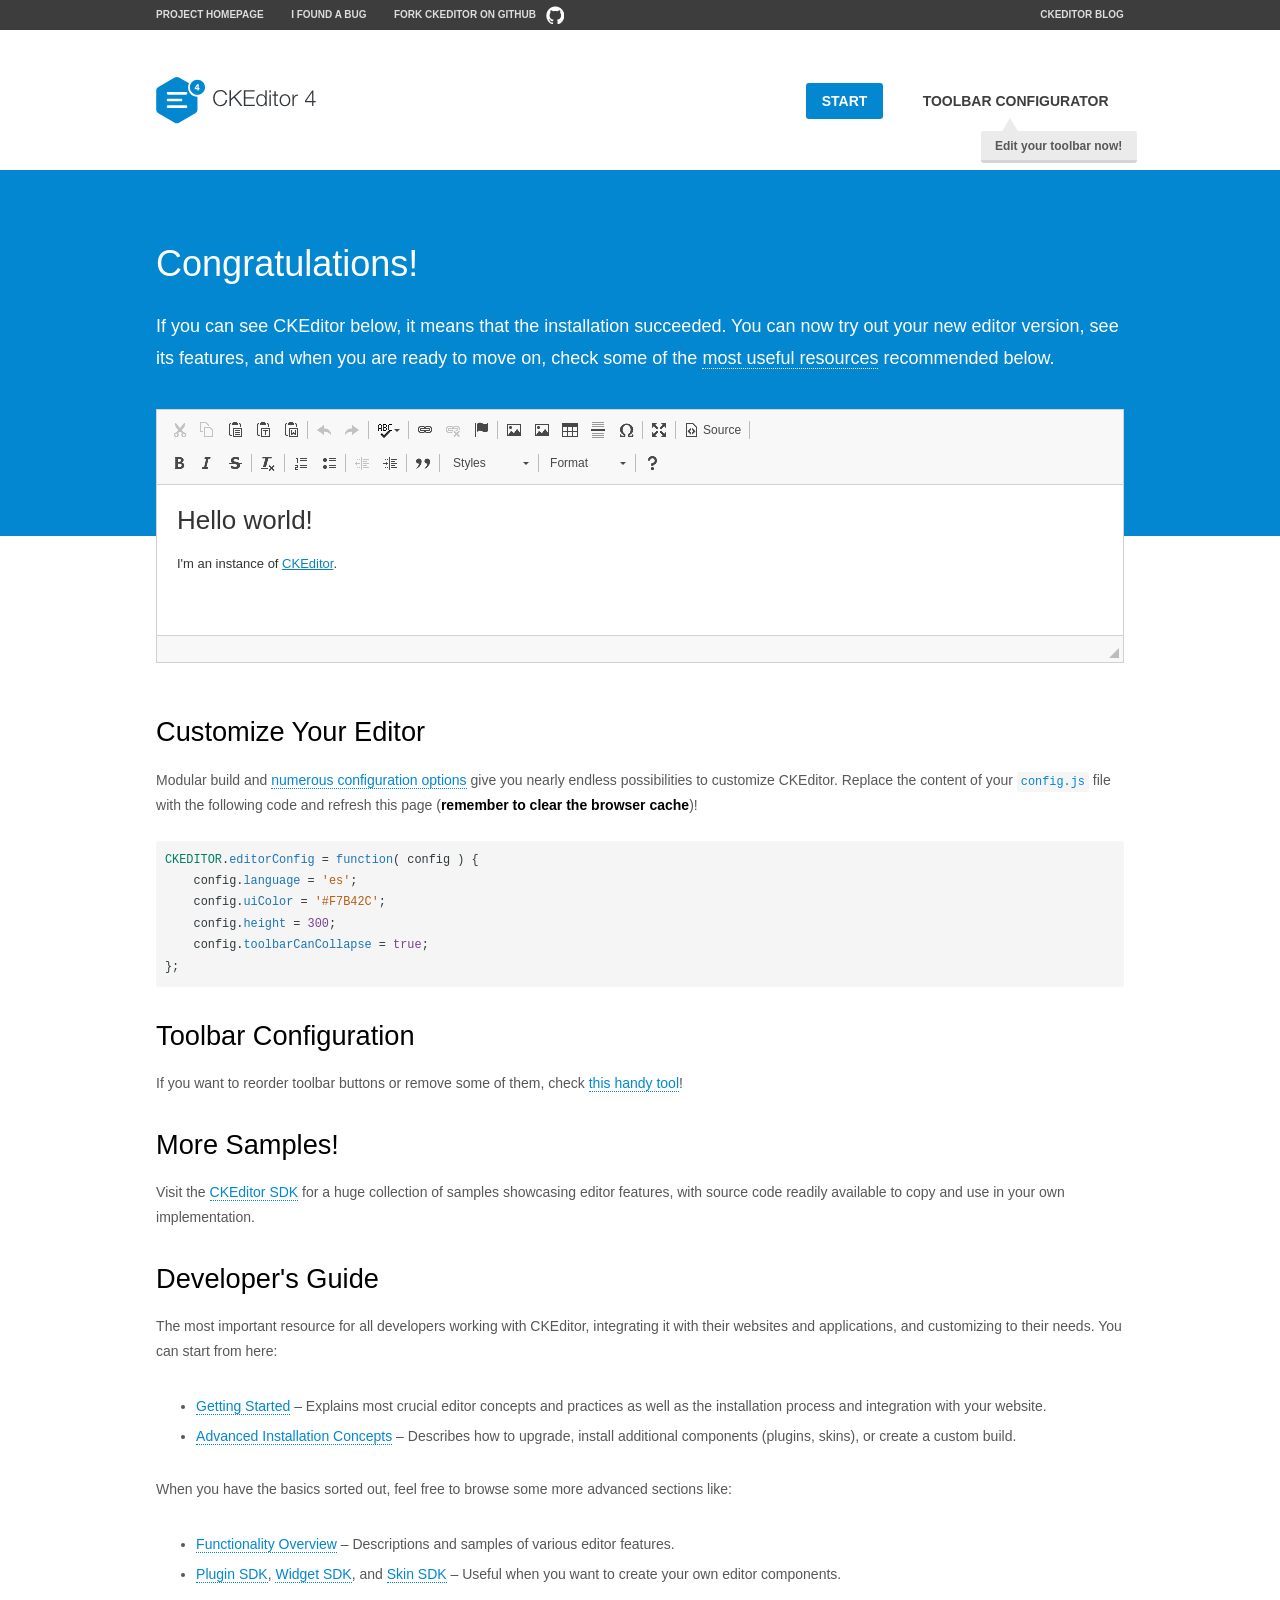
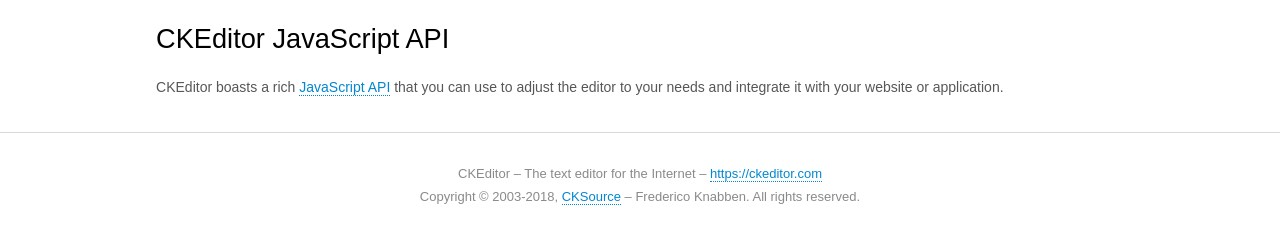
<file: bootstrap/plugins/ckeditor/samples/index.html>
<!DOCTYPE html>
<!--
Copyright (c) 2003-2018, CKSource - Frederico Knabben. All rights reserved.
For licensing, see LICENSE.md or https://ckeditor.com/legal/ckeditor-oss-license
-->
<html>
<head>
	<meta charset="utf-8">
	<title>CKEditor Sample</title>
	<script src="../ckeditor.js"></script>
	<script src="js/sample.js"></script>
	<link rel="stylesheet" href="css/samples.css">
	<link rel="stylesheet" href="toolbarconfigurator/lib/codemirror/neo.css">
</head>
<body id="main">

<nav class="navigation-a">
	<div class="grid-container">
		<ul class="navigation-a-left grid-width-70">
			<li><a href="https://ckeditor.com/ckeditor-4/">Project Homepage</a></li>
			<li><a href="https://github.com/ckeditor/ckeditor-dev/issues">I found a bug</a></li>
			<li><a href="http://github.com/ckeditor/ckeditor-dev" class="icon-pos-right icon-navigation-a-github">Fork CKEditor on GitHub</a></li>
		</ul>
		<ul class="navigation-a-right grid-width-30">
			<li><a href="https://ckeditor.com/blog/">CKEditor Blog</a></li>
		</ul>
	</div>
</nav>

<header class="header-a">
	<div class="grid-container">
		<h1 class="header-a-logo grid-width-30">
			<a href="index.html"><img src="img/logo.svg" onerror="this.src='img/logo.png'; this.onerror=null;" alt="CKEditor Sample"></a>
		</h1>

		<nav class="navigation-b grid-width-70">
			<ul>
				<li><a href="index.html" class="button-a button-a-background">Start</a></li>
				<li><a href="toolbarconfigurator/index.html" class="button-a">Toolbar configurator <span class="balloon-a balloon-a-nw">Edit your toolbar now!</span></a></li>
			</ul>
		</nav>
	</div>
</header>

<main>
	<div class="adjoined-top">
		<div class="grid-container">
			<div class="content grid-width-100">
				<h1>Congratulations!</h1>
				<p>
					If you can see CKEditor below, it means that the installation succeeded.
					You can now try out your new editor version, see its features, and when you are ready to move on, check some of the <a href="#sample-customize">most useful resources</a> recommended below.
				</p>
			</div>
		</div>
	</div>
	<div class="adjoined-bottom">
		<div class="grid-container">
			<div class="grid-width-100">
				<div id="editor">
					<h1>Hello world!</h1>
					<p>I'm an instance of <a href="https://ckeditor.com">CKEditor</a>.</p>
				</div>
			</div>
		</div>
	</div>

	<div class="grid-container">
		<div class="content grid-width-100">
			<section id="sample-customize">
				<h2>Customize Your Editor</h2>
				<p>Modular build and <a href="https://docs.ckeditor.com/ckeditor4/docs/#!/guide/dev_configuration">numerous configuration options</a> give you nearly endless possibilities to customize CKEditor. Replace the content of your <code><a href="../config.js">config.js</a></code> file with the following code and refresh this page (<strong>remember to clear the browser cache</strong>)!</p>
		<pre class="cm-s-neo CodeMirror"><code><span style="padding-right: 0.1px;"><span class="cm-variable">CKEDITOR</span>.<span class="cm-property">editorConfig</span> <span class="cm-operator">=</span> <span class="cm-keyword">function</span>( <span class="cm-def">config</span> ) {</span>
<span style="padding-right: 0.1px;"><span class="cm-tab">	</span><span class="cm-variable-2">config</span>.<span class="cm-property">language</span> <span class="cm-operator">=</span> <span class="cm-string">'es'</span>;</span>
<span style="padding-right: 0.1px;"><span class="cm-tab">	</span><span class="cm-variable-2">config</span>.<span class="cm-property">uiColor</span> <span class="cm-operator">=</span> <span class="cm-string">'#F7B42C'</span>;</span>
<span style="padding-right: 0.1px;"><span class="cm-tab">	</span><span class="cm-variable-2">config</span>.<span class="cm-property">height</span> <span class="cm-operator">=</span> <span class="cm-number">300</span>;</span>
<span style="padding-right: 0.1px;"><span class="cm-tab">	</span><span class="cm-variable-2">config</span>.<span class="cm-property">toolbarCanCollapse</span> <span class="cm-operator">=</span> <span class="cm-atom">true</span>;</span>
<span style="padding-right: 0.1px;">};</span></code></pre>
			</section>

			<section>
				<h2>Toolbar Configuration</h2>
				<p>If you want to reorder toolbar buttons or remove some of them, check <a href="toolbarconfigurator/index.html">this handy tool</a>!</p>
			</section>

			<section>
				<h2>More Samples!</h2>
				<p>Visit the <a href="https://sdk.ckeditor.com">CKEditor SDK</a> for a huge collection of samples showcasing editor features, with source code readily available to copy and use in your own implementation.</p>
			</section>

			<section>
				<h2>Developer's Guide</h2>
				<p>The most important resource for all developers working with CKEditor, integrating it with their websites and applications, and customizing to their needs. You can start from here:</p>
				<ul>
					<li><a href="https://docs.ckeditor.com/ckeditor4/docs/#!/guide/dev_installation">Getting Started</a> &ndash; Explains most crucial editor concepts and practices as well as the installation process and integration with your website.</li>
					<li><a href="https://docs.ckeditor.com/ckeditor4/docs/#!/guide/dev_advanced_installation">Advanced Installation Concepts</a> &ndash; Describes how to upgrade, install additional components (plugins, skins), or create a custom build.</li>
				</ul>
					<p>When you have the basics sorted out, feel free to browse some more advanced sections like:</p>
				<ul>
					<li><a href="https://docs.ckeditor.com/ckeditor4/docs/#!/guide/dev_features">Functionality Overview</a> &ndash; Descriptions and samples of various editor features.</li>
					<li><a href="https://docs.ckeditor.com/ckeditor4/docs/#!/guide/plugin_sdk_intro">Plugin SDK</a>, <a href="https://docs.ckeditor.com/ckeditor4/docs/#!/guide/widget_sdk_intro">Widget SDK</a>, and <a href="https://docs.ckeditor.com/ckeditor4/docs/#!/guide/skin_sdk_intro">Skin SDK</a> &ndash; Useful when you want to create your own editor components.</li>
				</ul>
			</section>

			<section>
				<h2>CKEditor JavaScript API</h2>
				<p>CKEditor boasts a rich <a href="https://docs.ckeditor.com/ckeditor4/docs/#!/api">JavaScript API</a> that you can use to adjust the editor to your needs and integrate it with your website or application.</p>
			</section>
		</div>
	</div>
</main>

<footer class="footer-a grid-container">
	<div class="grid-container">
		<p class="grid-width-100">
			CKEditor &ndash; The text editor for the Internet &ndash; <a class="samples" href="https://ckeditor.com/">https://ckeditor.com</a>
		</p>
		<p class="grid-width-100" id="copy">
			Copyright &copy; 2003-2018, <a class="samples" href="https://cksource.com/">CKSource</a> &ndash; Frederico Knabben. All rights reserved.
		</p>
	</div>
</footer>
<script>
	initSample();
</script>

</body>
</html>
</file>
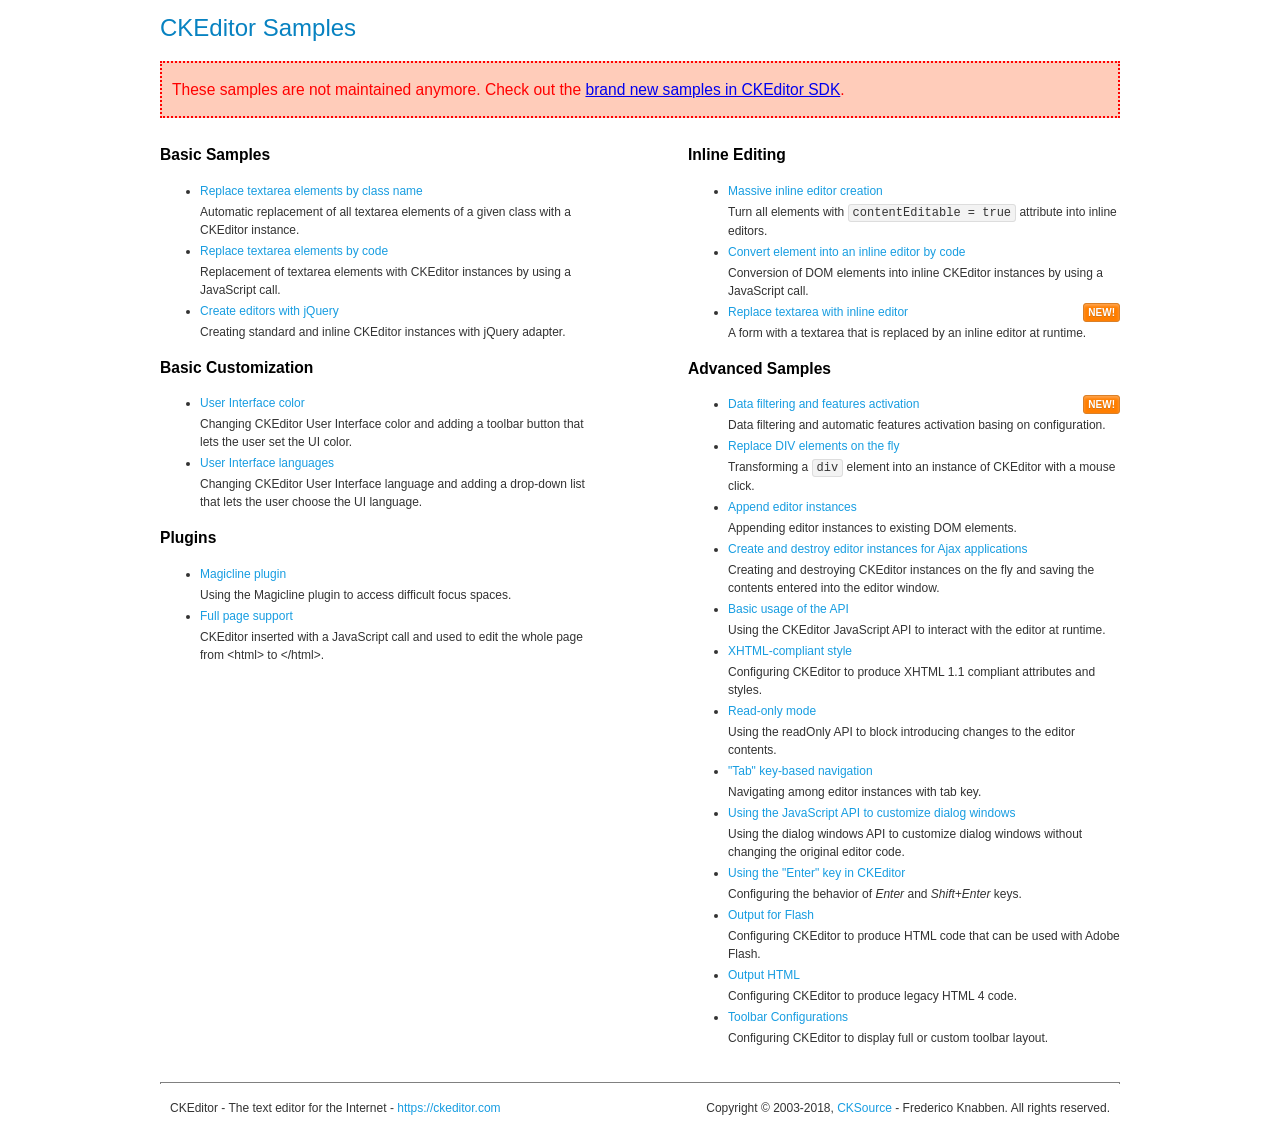
<file: bootstrap/plugins/ckeditor/samples/old/index.html>
<!DOCTYPE html>
<!--
Copyright (c) 2003-2018, CKSource - Frederico Knabben. All rights reserved.
For licensing, see LICENSE.md or https://ckeditor.com/legal/ckeditor-oss-license
-->
<html>
<head>
	<meta charset="utf-8">
	<title>CKEditor Samples</title>
	<link rel="stylesheet" href="sample.css">
</head>
<body>
	<h1 class="samples">
		CKEditor Samples
	</h1>
	<div class="warning deprecated">
		These samples are not maintained anymore. Check out the <a href="https://sdk.ckeditor.com/">brand new samples in CKEditor SDK</a>.
	</div>
	<div class="twoColumns">
		<div class="twoColumnsLeft">
			<h2 class="samples">
				Basic Samples
			</h2>
			<dl class="samples">
				<dt><a class="samples" href="replacebyclass.html">Replace textarea elements by class name</a></dt>
				<dd>Automatic replacement of all textarea elements of a given class with a CKEditor instance.</dd>

				<dt><a class="samples" href="replacebycode.html">Replace textarea elements by code</a></dt>
				<dd>Replacement of textarea elements with CKEditor instances by using a JavaScript call.</dd>

				<dt><a class="samples" href="jquery.html">Create editors with jQuery</a></dt>
				<dd>Creating standard and inline CKEditor instances with jQuery adapter.</dd>
			</dl>

			<h2 class="samples">
				Basic Customization
			</h2>
			<dl class="samples">
				<dt><a class="samples" href="uicolor.html">User Interface color</a></dt>
				<dd>Changing CKEditor User Interface color and adding a toolbar button that lets the user set the UI color.</dd>

				<dt><a class="samples" href="uilanguages.html">User Interface languages</a></dt>
				<dd>Changing CKEditor User Interface language and adding a drop-down list that lets the user choose the UI language.</dd>
			</dl>


			<h2 class="samples">Plugins</h2>
<dl class="samples">
<dt><a class="samples" href="magicline/magicline.html">Magicline plugin</a></dt>
<dd>Using the Magicline plugin to access difficult focus spaces.</dd>

<dt><a class="samples" href="wysiwygarea/fullpage.html">Full page support</a></dt>
<dd>CKEditor inserted with a JavaScript call and used to edit the whole page from &lt;html&gt; to &lt;/html&gt;.</dd>
</dl>
		</div>
		<div class="twoColumnsRight">
			<h2 class="samples">
				Inline Editing
			</h2>
			<dl class="samples">
				<dt><a class="samples" href="inlineall.html">Massive inline editor creation</a></dt>
				<dd>Turn all elements with <code>contentEditable = true</code> attribute into inline editors.</dd>

				<dt><a class="samples" href="inlinebycode.html">Convert element into an inline editor by code</a></dt>
				<dd>Conversion of DOM elements into inline CKEditor instances by using a JavaScript call.</dd>

				<dt><a class="samples" href="inlinetextarea.html">Replace textarea with inline editor</a> <span class="new">New!</span></dt>
				<dd>A form with a textarea that is replaced by an inline editor at runtime.</dd>

				
			</dl>

			<h2 class="samples">
				Advanced Samples
			</h2>
			<dl class="samples">
				<dt><a class="samples" href="datafiltering.html">Data filtering and features activation</a> <span class="new">New!</span></dt>
				<dd>Data filtering and automatic features activation basing on configuration.</dd>

				<dt><a class="samples" href="divreplace.html">Replace DIV elements on the fly</a></dt>
				<dd>Transforming a <code>div</code> element into an instance of CKEditor with a mouse click.</dd>

				<dt><a class="samples" href="appendto.html">Append editor instances</a></dt>
				<dd>Appending editor instances to existing DOM elements.</dd>

				<dt><a class="samples" href="ajax.html">Create and destroy editor instances for Ajax applications</a></dt>
				<dd>Creating and destroying CKEditor instances on the fly and saving the contents entered into the editor window.</dd>

				<dt><a class="samples" href="api.html">Basic usage of the API</a></dt>
				<dd>Using the CKEditor JavaScript API to interact with the editor at runtime.</dd>

				<dt><a class="samples" href="xhtmlstyle.html">XHTML-compliant style</a></dt>
				<dd>Configuring CKEditor to produce XHTML 1.1 compliant attributes and styles.</dd>

				<dt><a class="samples" href="readonly.html">Read-only mode</a></dt>
				<dd>Using the readOnly API to block introducing changes to the editor contents.</dd>

				<dt><a class="samples" href="tabindex.html">"Tab" key-based navigation</a></dt>
				<dd>Navigating among editor instances with tab key.</dd>


				
<dt><a class="samples" href="dialog/dialog.html">Using the JavaScript API to customize dialog windows</a></dt>
<dd>Using the dialog windows API to customize dialog windows without changing the original editor code.</dd>

<dt><a class="samples" href="enterkey/enterkey.html">Using the &quot;Enter&quot; key in CKEditor</a></dt>
<dd>Configuring the behavior of <em>Enter</em> and <em>Shift+Enter</em> keys.</dd>

<dt><a class="samples" href="htmlwriter/outputforflash.html">Output for Flash</a></dt>
<dd>Configuring CKEditor to produce HTML code that can be used with Adobe Flash.</dd>

<dt><a class="samples" href="htmlwriter/outputhtml.html">Output HTML</a></dt>
<dd>Configuring CKEditor to produce legacy HTML 4 code.</dd>

<dt><a class="samples" href="toolbar/toolbar.html">Toolbar Configurations</a></dt>
<dd>Configuring CKEditor to display full or custom toolbar layout.</dd>

			</dl>
		</div>
	</div>
	<div id="footer">
		<hr>
		<p>
			CKEditor - The text editor for the Internet - <a class="samples" href="https://ckeditor.com/">https://ckeditor.com</a>
		</p>
		<p id="copy">
			Copyright &copy; 2003-2018, <a class="samples" href="https://cksource.com/">CKSource</a> - Frederico Knabben. All rights reserved.
		</p>
	</div>
</body>
</html>
</file>
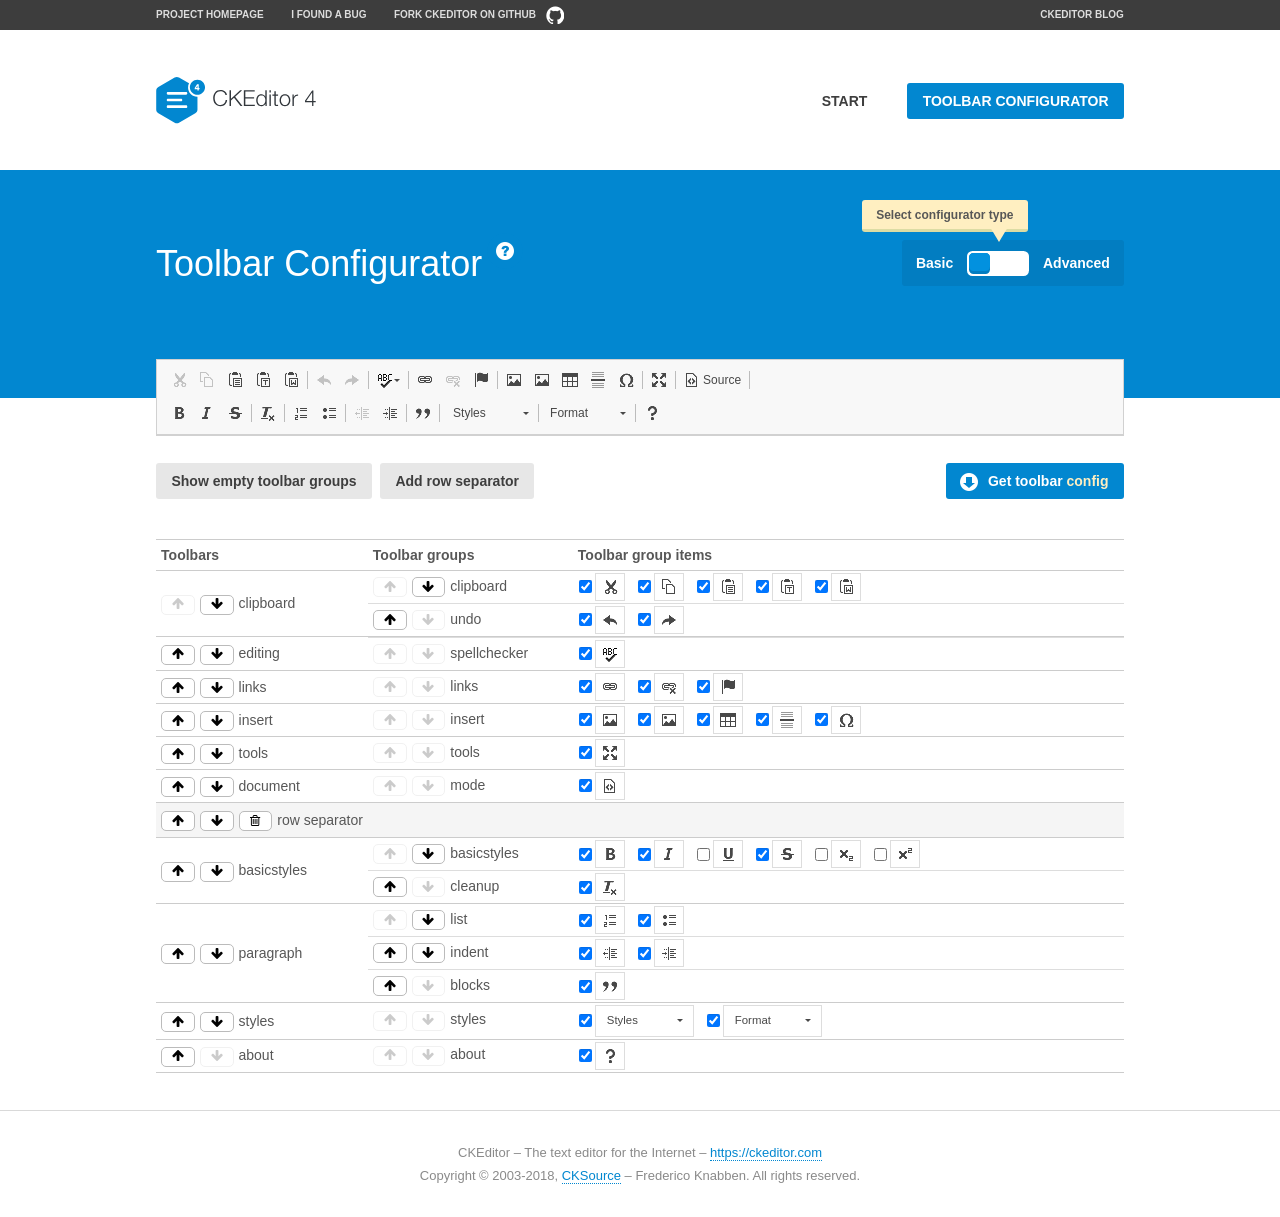
<file: bootstrap/plugins/ckeditor/samples/toolbarconfigurator/index.html>
<!DOCTYPE html>
<!--
Copyright (c) 2003-2018, CKSource - Frederico Knabben. All rights reserved.
For licensing, see LICENSE.md or https://ckeditor.com/legal/ckeditor-oss-license
-->
<!--[if IE 8]><html class="ie8"><![endif]-->
<!--[if gt IE 8]><html><![endif]-->
<!--[if !IE]><!--><html><!--<![endif]-->
<head>
	<meta charset="utf-8">
	<title>Toolbar Configurator</title>
	<script src="../../ckeditor.js"></script>
	<script>
		if ( CKEDITOR.env.ie && CKEDITOR.env.version < 9 )
			CKEDITOR.tools.enableHtml5Elements( document );
	</script>
	<link rel="stylesheet" href="lib/codemirror/codemirror.css">
	<link rel="stylesheet" href="lib/codemirror/show-hint.css">
	<link rel="stylesheet" href="lib/codemirror/neo.css">
	<link rel="stylesheet" href="css/fontello.css">
	<link rel="stylesheet" href="../css/samples.css">
</head>
<body id="toolbar">

<nav class="navigation-a">
	<div class="grid-container">
		<ul class="navigation-a-left grid-width-70">
			<li><a href="https://ckeditor.com/ckeditor-4/">Project Homepage</a></li>
			<li><a href="https://github.com/ckeditor/ckeditor-dev/issues">I found a bug</a></li>
			<li><a href="http://github.com/ckeditor/ckeditor-dev" class="icon-pos-right icon-navigation-a-github">Fork CKEditor on GitHub</a></li>
		</ul>
		<ul class="navigation-a-right grid-width-30">
			<li><a href="https://ckeditor.com/blog/">CKEditor Blog</a></li>
		</ul>
	</div>
</nav>

<header class="header-a">
	<div class="grid-container">
		<h1 class="header-a-logo grid-width-30">
			<a href="../index.html"><img src="../img/logo.svg" onerror="this.src='../img/logo.png'; this.onerror=null;" alt="CKEditor Logo"></a>
		</h1>
		<nav class="navigation-b grid-width-70">
			<ul>
				<li><a href="../index.html"  class="button-a">Start</a></li>
				<li><a href="index.html"  class="button-a button-a-background">Toolbar configurator</a></li>
			</ul>
		</nav>
	</div>
</header>

<main>
	<div class="adjoined-top">
		<div class="grid-container">
			<div class="content grid-width-100">
				<div class="grid-container-nested">
					<h1 class="grid-width-60">
						Toolbar Configurator
						<a href="#help-content" type="button" title="Configurator help" id="help" class="button-a button-a-background button-a-no-text icon-pos-left icon-question-mark">Help</a>
					</h1>

					<div class="grid-width-40 grid-switch-magic">
						<div class="switch">
							<span class="balloon-a balloon-a-se">Select configurator type</span>
							<input type="radio" name="radio" data-num="1" id="radio-basic" />
							<input type="radio" name="radio" data-num="2" id="radio-advanced" />
							<label data-for="1" for="radio-basic">Basic</label>
							<span class="switch-inner">
								<span class="handler"></span>
							</span>
							<label data-for="2" for="radio-advanced">Advanced</label>
						</div>
					</div>
				</div>
			</div>
		</div>
	</div>
	<div class="adjoined-bottom">
		<div class="grid-container">
			<div class="grid-width-100">
				<div class="editors-container">
					<div id="editor-basic"></div>
					<div id="editor-advanced"></div>
				</div>
			</div>
		</div>
	</div>

	<div class="grid-container configurator">
		<div class="content grid-width-100">
			<div class="configurator">
				<div>
					<div id="toolbarModifierWrapper"></div>
				</div>
			</div>
		</div>
	</div>

	<div id="help-content">
		<div class="grid-container">
			<div class="grid-width-100">
				<h2>What Am I Doing Here?</h2>

				<div class="grid-container grid-container-nested">
					<div class="basic">
						<div class="grid-width-50">
							<p>Arrange <a href="https://docs.ckeditor.com/ckeditor4/docs/#!/api/CKEDITOR.config-cfg-toolbarGroups">toolbar groups</a>, toggle <a href="https://docs.ckeditor.com/ckeditor4/docs/#!/api/CKEDITOR.config-cfg-removeButtons">button visibility</a> according to your needs and get your toolbar configuration.</p>
							<p>You can replace the content of the <a href="../../config.js"><code>config.js</code></a> file with the generated configuration. If you already set some configuration options you will need to merge both configurations.</p>
						</div>
						<div class="grid-width-50">
							<p>Read more about different ways of <a href="https://docs.ckeditor.com/ckeditor4/docs/#!/guide/dev_configuration">setting configuration</a> and do not forget about <strong>clearing browser cache</strong>.</p>
							<p>Arranging toolbar groups is the recommended way of configuring the toolbar, but if you need more freedom you can use the <a href="#advanced">advanced configurator</a>.</p>
						</div>
					</div>
					<div class="advanced" style="display: none;">
						<div class="grid-width-50">
							<p>With this code editor you can edit your <a href="https://docs.ckeditor.com/ckeditor4/docs/#!/api/CKEDITOR.config-cfg-toolbar">toolbar configuration</a> live.</p>
							<p>You can replace the content of the <a href="../../config.js"><code>config.js</code></a> file with the generated configuration. If you already set some configuration options you will need to merge both configurations.</p>
						</div>
						<div class="grid-width-50">
							<p>Read more about different ways of <a href="https://docs.ckeditor.com/ckeditor4/docs/#!/guide/dev_configuration">setting configuration</a> and do not forget about <strong>clearing browser cache</strong>.</p>
						</div>
					</div>
				</div>

				<p class="grid-container grid-container-nested">
					<button type="button" class="help-content-close grid-width-100 button-a button-a-background">Got it. Let's play!</button>
				</p>
			</div>
		</div>
	</div>
</main>

<footer class="footer-a grid-container">
	<p class="grid-width-100">
		CKEditor &ndash; The text editor for the Internet &ndash; <a class="samples" href="https://ckeditor.com/">https://ckeditor.com</a>
	</p>
	<p class="grid-width-100" id="copy">
		Copyright &copy; 2003-2018, <a class="samples" href="https://cksource.com/">CKSource</a> &ndash; Frederico Knabben. All rights reserved.
	</p>
</footer>

<script src="lib/codemirror/codemirror.js"></script>
<script src="lib/codemirror/javascript.js"></script>
<script src="lib/codemirror/show-hint.js"></script>

<script src="js/fulltoolbareditor.js"></script>
<script src="js/abstracttoolbarmodifier.js"></script>
<script src="js/toolbarmodifier.js"></script>
<script src="js/toolbartextmodifier.js"></script>
<script src="../js/sf.js"></script>

<script>
	( function() {
		'use strict';

		var mode = ( window.location.hash.substr( 1 ) === 'advanced' ) ? 'advanced' : 'basic',
			configuratorSection = CKEDITOR.document.findOne( 'main > .grid-container.configurator' ),
			basicInstruction = CKEDITOR.document.findOne( '#help-content .basic' ),
			advancedInstruction = CKEDITOR.document.findOne( '#help-content .advanced' ),

			// Configurator mode switcher.
			modeSwitchBasic = CKEDITOR.document.getById( 'radio-basic' ),
			modeSwitchAdvanced = CKEDITOR.document.getById( 'radio-advanced' );

		// Initial setup
		function updateSwitcher() {
			if ( mode === 'advanced' ) {
				modeSwitchAdvanced.$.checked = true;
			} else {
				modeSwitchBasic.$.checked = true;
			}
		}

		updateSwitcher();

		CKEDITOR.document.getWindow().on( 'hashchange', function( e ) {
			var hash = window.location.hash.substr( 1 );
			if ( !( hash === 'advanced' || hash === 'basic' ) ) {
				return;
			}
			mode = hash;
			onToolbarsDone( mode );
		} );

		CKEDITOR.document.getWindow().on( 'resize', function() {
			updateToolbar( ( mode === 'basic' ? toolbarModifier : toolbarTextModifier )[ 'editorInstance' ] );
		} );

		function onRefresh( modifier ) {
			modifier = modifier || this;

			if ( mode === 'basic' && modifier instanceof ToolbarConfigurator.ToolbarTextModifier ) {
				return;
			}

			// CodeMirror container becomes visible, so we need to refresh and to avoid rendering problems.
			if ( mode === 'advanced' && modifier instanceof ToolbarConfigurator.ToolbarTextModifier ) {
				modifier.codeContainer.refresh();
			}

			updateToolbar( modifier.editorInstance );
		}

		function updateToolbar( editor ) {
			var editorContainer = editor.container;

			// Not always editor is loaded.
			if ( !editorContainer ) {
				return;
			}

			var displayStyle = editorContainer.getStyle( 'display' );

			editorContainer.setStyle( 'display', 'block' );

			var newHeight = editorContainer.getSize( 'height' );

			var newMarginTop = parseInt( editorContainer.getComputedStyle( 'margin-top' ), 10 );
			newMarginTop = ( isNaN( newMarginTop ) ? 0 : Number( newMarginTop ) );

			var newMarginBottom = parseInt( editorContainer.getComputedStyle( 'margin-bottom' ), 10 );
			newMarginBottom = ( isNaN( newMarginBottom ) ? 0 : Number( newMarginBottom ) );

			var result = newHeight + newMarginTop + newMarginBottom;

			editorContainer.setStyle( 'display', displayStyle );

			editor.container.getAscendant( 'div' ).setStyle( 'height', result + 'px' );
		}

		var toolbarModifier = new ToolbarConfigurator.ToolbarModifier( 'editor-basic' );

		var done = 0;
		toolbarModifier.init( onToolbarInit );
		toolbarModifier.onRefresh = onRefresh;

		CKEDITOR.document.getById( 'toolbarModifierWrapper' ).append( toolbarModifier.mainContainer );

		var toolbarTextModifier = new ToolbarConfigurator.ToolbarTextModifier( 'editor-advanced' );
		toolbarTextModifier.init( onToolbarInit );
		toolbarTextModifier.onRefresh = onRefresh;

		function onToolbarInit() {
			if ( ++done === 2 ) {
				onToolbarsDone();

				positionSticky.watch( CKEDITOR.document.findOne( '.toolbar' ), function() {
					return mode === 'advanced';
				} );
			}
		}

		function onToolbarsDone() {
			if ( mode === 'basic' ) {
				toggleModeBasic( false );
			} else {
				toggleModeAdvanced( false );
			}

			updateSwitcher();

			setTimeout( function() {
				CKEDITOR.document.findOne( '.editors-container' ).addClass( 'active' );
				CKEDITOR.document.findOne( '#toolbarModifierWrapper' ).addClass( 'active' );
			}, 200 );
		}

		CKEDITOR.document.getById( 'toolbarModifierWrapper' ).append( toolbarTextModifier.mainContainer );

		function toogleModeSwitch( onElement, offElement, onModifier, offModifier ) {
			onElement.addClass( 'fancy-button-active' );
			offElement.removeClass( 'fancy-button-active' );

			onModifier.showUI();
			offModifier.hideUI();
		}

		function toggleModeBasic( callOnRefresh ) {
			callOnRefresh = ( callOnRefresh !== false );
			mode = 'basic';
			window.location.hash = '#basic';
			toogleModeSwitch( modeSwitchBasic, modeSwitchAdvanced, toolbarModifier, toolbarTextModifier );

			configuratorSection.removeClass( 'freed-width' );
			basicInstruction.show();
			advancedInstruction.hide();

			callOnRefresh && onRefresh( toolbarModifier );
		}

		function toggleModeAdvanced( callOnRefresh ) {
			callOnRefresh = ( callOnRefresh !== false );
			mode = 'advanced';
			window.location.hash = '#advanced';
			toogleModeSwitch( modeSwitchAdvanced, modeSwitchBasic, toolbarTextModifier, toolbarModifier );

			configuratorSection.addClass( 'freed-width' );
			advancedInstruction.show();
			basicInstruction.hide();

			callOnRefresh && onRefresh( toolbarTextModifier );
		}

		modeSwitchBasic.on( 'click', toggleModeBasic );
		modeSwitchAdvanced.on( 'click', toggleModeAdvanced );

		//
		// Position:sticky for the toolbar.
		//

		// Will make elements behave like they were styled with position:sticky.
		var positionSticky = {
			// Store object: {
			// 		element: CKEDITOR.dom.element, // Element which will float.
			// 		placeholder: CKEDITOR.dom.element, // Placeholder which is place to prevent page bounce.
			// 		isFixed: boolean // Whether element float now.
			// }
			watched: [],

			active: [],

			staticContainer: null,

			init: function() {
				var element = CKEDITOR.dom.element.createFromHtml(
					'<div class="staticContainer">' +
						'<div class="grid-container" >' +
							'<div class="grid-width-100">' +
								'<div class="inner"></div>' +
							'</div>' +
						'</div>' +
					'</div>' );

				this.staticContainer = element.findOne( '.inner' );

				CKEDITOR.document.getBody().append( element );
			},

			watch: function( element, preventFunc ) {
				this.watched.push( {
					element: element,
					placeholder: new CKEDITOR.dom.element( 'div' ),
					isFixed: false,
					preventFunc: preventFunc
				} );
			},

			checkAll: function() {
				for ( var i = 0; i < this.watched.length; i++ ) {
					this.check( this.watched[ i ] );
				}
			},

			check: function( element ) {
				var isFixed = element.isFixed;
				var shouldBeFixed = this.shouldBeFixed( element );

				// Nothing to be done.
				if ( isFixed === shouldBeFixed ) {
					return;
				}

				var placeholder = element.placeholder;

				if ( isFixed ) {
					// Unfixing.

					element.element.insertBefore( placeholder );
					placeholder.remove();

					element.element.removeStyle( 'margin' );

					this.active.splice( CKEDITOR.tools.indexOf( this.active, element ), 1 );

				} else {
					// Fixing.
					placeholder.setStyle( 'width', element.element.getSize( 'width' ) + 'px' );
					placeholder.setStyle( 'height', element.element.getSize( 'height' ) + 'px' );
					placeholder.setStyle( 'margin-bottom', element.element.getComputedStyle( 'margin-bottom' ) );
					placeholder.setStyle( 'display', element.element.getComputedStyle( 'display' ) );
					placeholder.insertAfter( element.element );

					this.staticContainer.append( element.element );

					this.active.push( element );
				}

				element.isFixed = !element.isFixed;
			},

			shouldBeFixed: function( element ) {
				if ( element.preventFunc && element.preventFunc() ) {
					return false;
				}

				// If element is already fixed we are checking it's placeholder.
				var related = ( element.isFixed ? element.placeholder : element.element ),
					clientRect = related.$.getBoundingClientRect(),
					staticHeight = this.staticContainer.getSize('height' ),
					elemHeight = element.element.getSize( 'height' );

				if ( element.isFixed ) {
					return ( clientRect.top + elemHeight < staticHeight );
				} else {
					return ( clientRect.top < staticHeight );
				}
			}
		};

		positionSticky.init();

		CKEDITOR.document.getWindow().on( 'scroll',
			new CKEDITOR.tools.eventsBuffer( 100, positionSticky.checkAll, positionSticky ).input
		);

		// Make the toolbar sticky.
		positionSticky.watch( CKEDITOR.document.findOne( '.editors-container' ) );

		// Help button and help-content.
		( function() {
			var helpButton = CKEDITOR.document.getById( 'help' ),
				helpContent = CKEDITOR.document.getById( 'help-content' );

			// Don't show help button on IE8 because it's unsupported by Pico Modal.
			if ( CKEDITOR.env.ie && CKEDITOR.env.version == 8 ) {
				helpButton.hide();
			} else {
				// Display help modal when the button is clicked.
				helpButton.on( 'click', function( evt ) {
					SF.modal( {
						// Clone modal content from DOM.
						content: helpContent.getHtml(),

						afterCreate: function( modal ) {
							// Enable modal content button to close the modal.
							new CKEDITOR.dom.element( modal.modalElem() ).findOne( '.help-content-close' ).once( 'click', modal.close );
						}
					} ).show();
				} );
			}
		} )();
	} )();
</script>
</body>
</html>
</file>
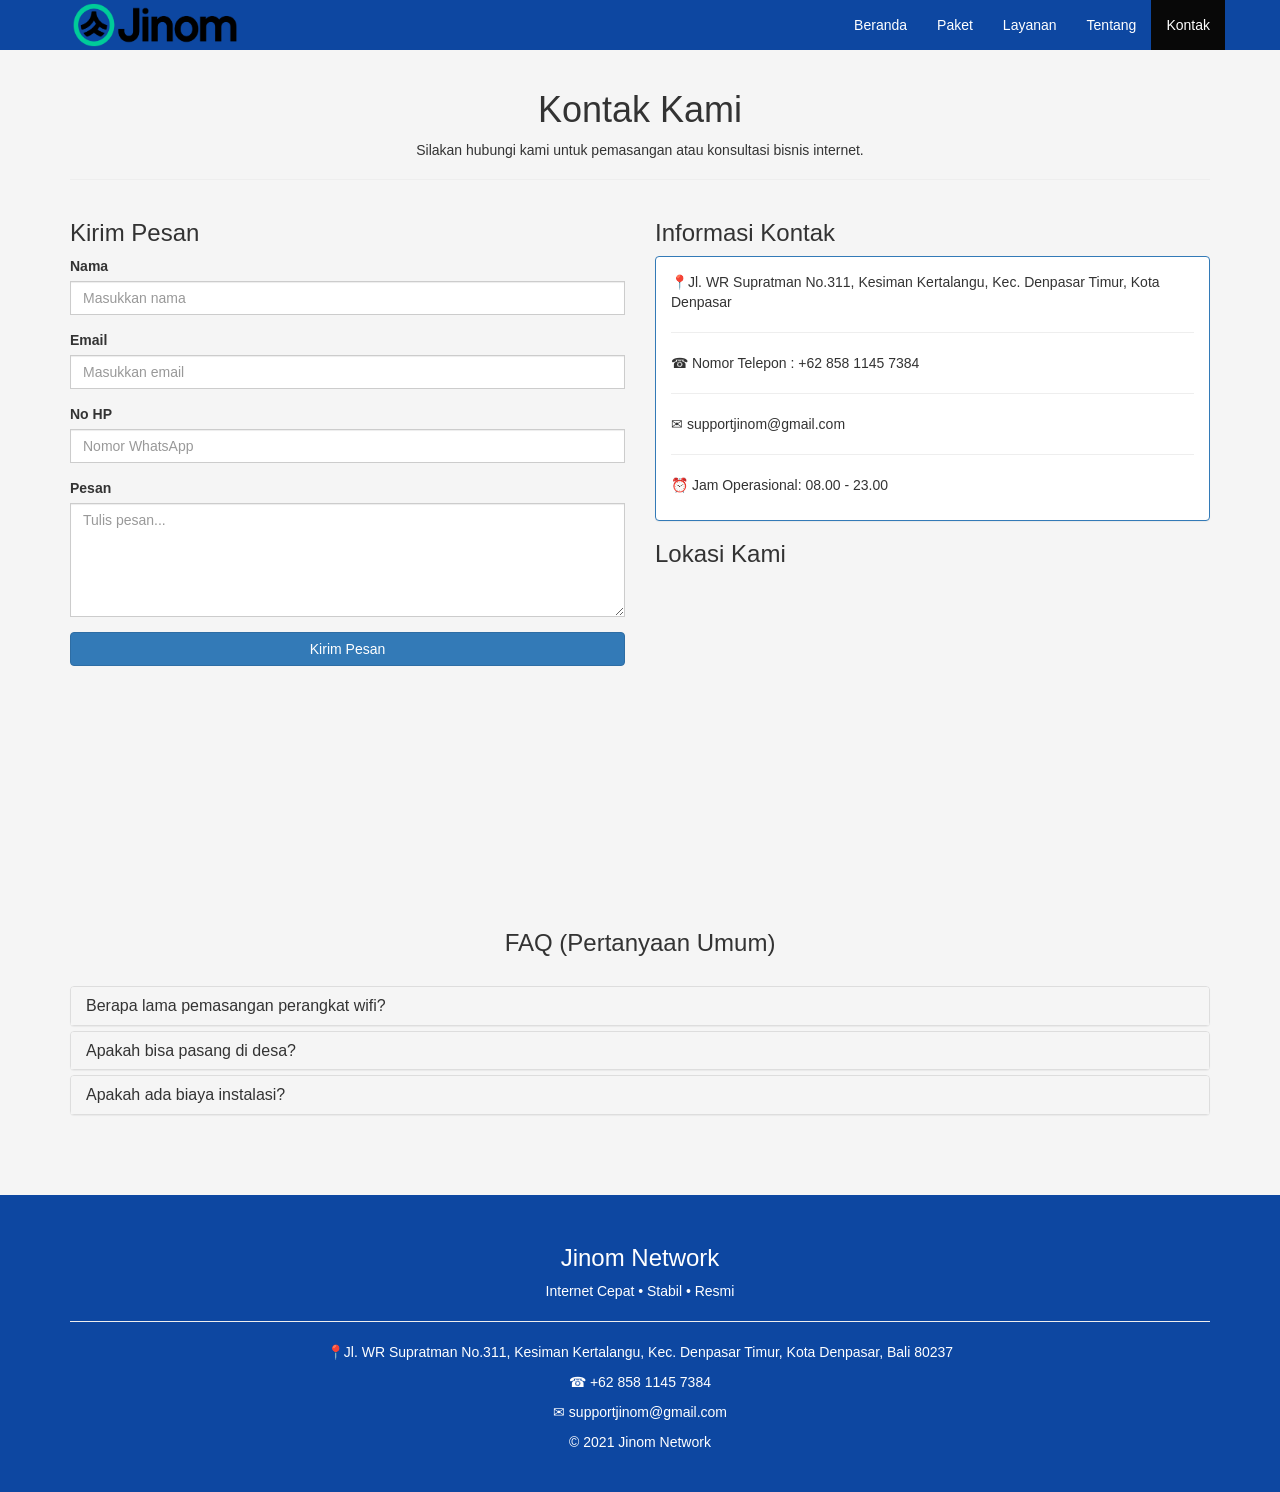
<file: kontak.html>
<!doctype html>
<html lang="id">
  <head>
    <meta charset="UTF-8" />
    <meta name="viewport" content="width=device-width, initial-scale=1" />

    <title>Kontak Kami | Jinom Network</title>

    <link rel="stylesheet" href="bootstrap/css/bootstrap.min.css" />
    <link rel="stylesheet" href="bootstrap/css/style.css" />

    <script src="bootstrap/js/jQuery.js"></script>
    <script src="bootstrap/js/bootstrap.min.js"></script>
  </head>

  <body>
    <!-- NAVBAR -->
    <nav class="navbar navbar-inverse navbar-fixed-top">
      <div class="container">
        <div class="navbar-header">
          <button
            type="button"
            class="navbar-toggle"
            data-toggle="collapse"
            data-target="#menu"
          >
            <span class="icon-bar"></span>
            <span class="icon-bar"></span>
            <span class="icon-bar"></span>
          </button>

         <img src="image/jinom.png" alt="Logo Perusahaan"width="170" height="50"> 
        </div>

        <div class="collapse navbar-collapse" id="menu">
          <ul class="nav navbar-nav navbar-right">
            <li><a href="index.html">Beranda</a></li>
            <li><a href="paket.html">Paket</a></li>
            <li><a href="layanan.html">Layanan</a></li>
            <li><a href="tentang.html">Tentang</a></li>
            <li class="active"><a href="kontak.html">Kontak</a></li>
          </ul>
        </div>
      </div>
    </nav>

    <!-- HEADER -->
    <div class="container">
      <div class="page-header text-center">
        <h1>Kontak Kami</h1>
        <p>Silakan hubungi kami untuk pemasangan atau konsultasi bisnis internet.</p>
      </div>
    </div>

    <!-- KONTAK SECTION -->
    <div class="container">
      <div class="row">
        <!-- FORM -->
        <div class="col-md-6">
          <h3>Kirim Pesan</h3>

          <form>
            <div class="form-group">
              <label>Nama</label>
              <input
                type="text"
                class="form-control"
                placeholder="Masukkan nama"
              />
            </div>

            <div class="form-group">
              <label>Email</label>
              <input
                type="email"
                class="form-control"
                placeholder="Masukkan email"
              />
            </div>

            <div class="form-group">
              <label>No HP</label>
              <input
                type="text"
                class="form-control"
                placeholder="Nomor WhatsApp"
              />
            </div>

            <div class="form-group">
              <label>Pesan</label>
              <textarea
                class="form-control"
                rows="5"
                placeholder="Tulis pesan..."
              ></textarea>
            </div>

            <button type="submit" class="btn btn-primary btn-block">
              Kirim Pesan
            </button>
          </form>
        </div>

        <!-- INFO -->
        <div class="col-md-6">
          <h3>Informasi Kontak</h3>

          <div class="panel panel-primary">
            <div class="panel-body">
              <p>📍Jl. WR Supratman No.311, Kesiman Kertalangu, Kec. Denpasar Timur, Kota Denpasar</p>
              <hr />

              <p>☎ Nomor Telepon : +62 858 1145 7384</p>
              <hr />

              <p>✉ supportjinom@gmail.com</p>
              <hr />

              <p>⏰ Jam Operasional: 08.00 - 23.00</p>
            </div>
          </div>

          <!-- MAP -->
          <h3>Lokasi Kami</h3>

          <div class="embed-responsive embed-responsive-16by9">
            <iframe
              class="embed-responsive-item"
              src="https://www.google.com/maps?q=Jinom&output=embed"
            ></iframe>
          </div>
        </div>
      </div>
    </div>

    <br />

    <!-- FAQ -->
    <div class="container">
      <h3 class="text-center">FAQ (Pertanyaan Umum)</h3>

      <br />

      <div class="panel-group" id="faq">
        <div class="panel panel-default">
          <div class="panel-heading">
            <h4 class="panel-title">
              <a data-toggle="collapse" href="#q1">
                Berapa lama pemasangan perangkat wifi?
              </a>
            </h4>
          </div>

          <div id="q1" class="panel-collapse collapse">
            <div class="panel-body">
              Pemasangan biasanya akan dilakukan 1-3 hari setelah pendaftaran.
            </div>
          </div>
        </div>

        <div class="panel panel-default">
          <div class="panel-heading">
            <h4 class="panel-title">
              <a data-toggle="collapse" href="#q2">
                Apakah bisa pasang di desa?
              </a>
            </h4>
          </div>

          <div id="q2" class="panel-collapse collapse">
            <div class="panel-body">
              Bisa, selama area sudah terjangkau jaringan kami.
            </div>
          </div>
        </div>

        <div class="panel panel-default">
          <div class="panel-heading">
            <h4 class="panel-title">
              <a data-toggle="collapse" href="#q3">
                Apakah ada biaya instalasi?
              </a>
            </h4>
          </div>

          <div id="q3" class="panel-collapse collapse">
            <div class="panel-body">
              Gratis di promo tertentu atau sesuai paket yang dipilih.
            </div>
          </div>
        </div>
      </div>
    </div>

    <br />

    <!-- FOOTER -->
    <footer class="footer">
      <div class="container text-center">
         <h3>Jinom Network</h3>

        <p>Internet Cepat • Stabil • Resmi</p>

        <hr />

        <p>📍Jl. WR Supratman No.311, Kesiman Kertalangu, Kec. Denpasar Timur, Kota Denpasar, Bali 80237</p>

        <p>☎ +62 858 1145 7384</p>

        <p>✉ supportjinom@gmail.com</p>

        <p>© 2021 Jinom Network</p>
      </div>
    </footer>
  </body>
</html>
</file>
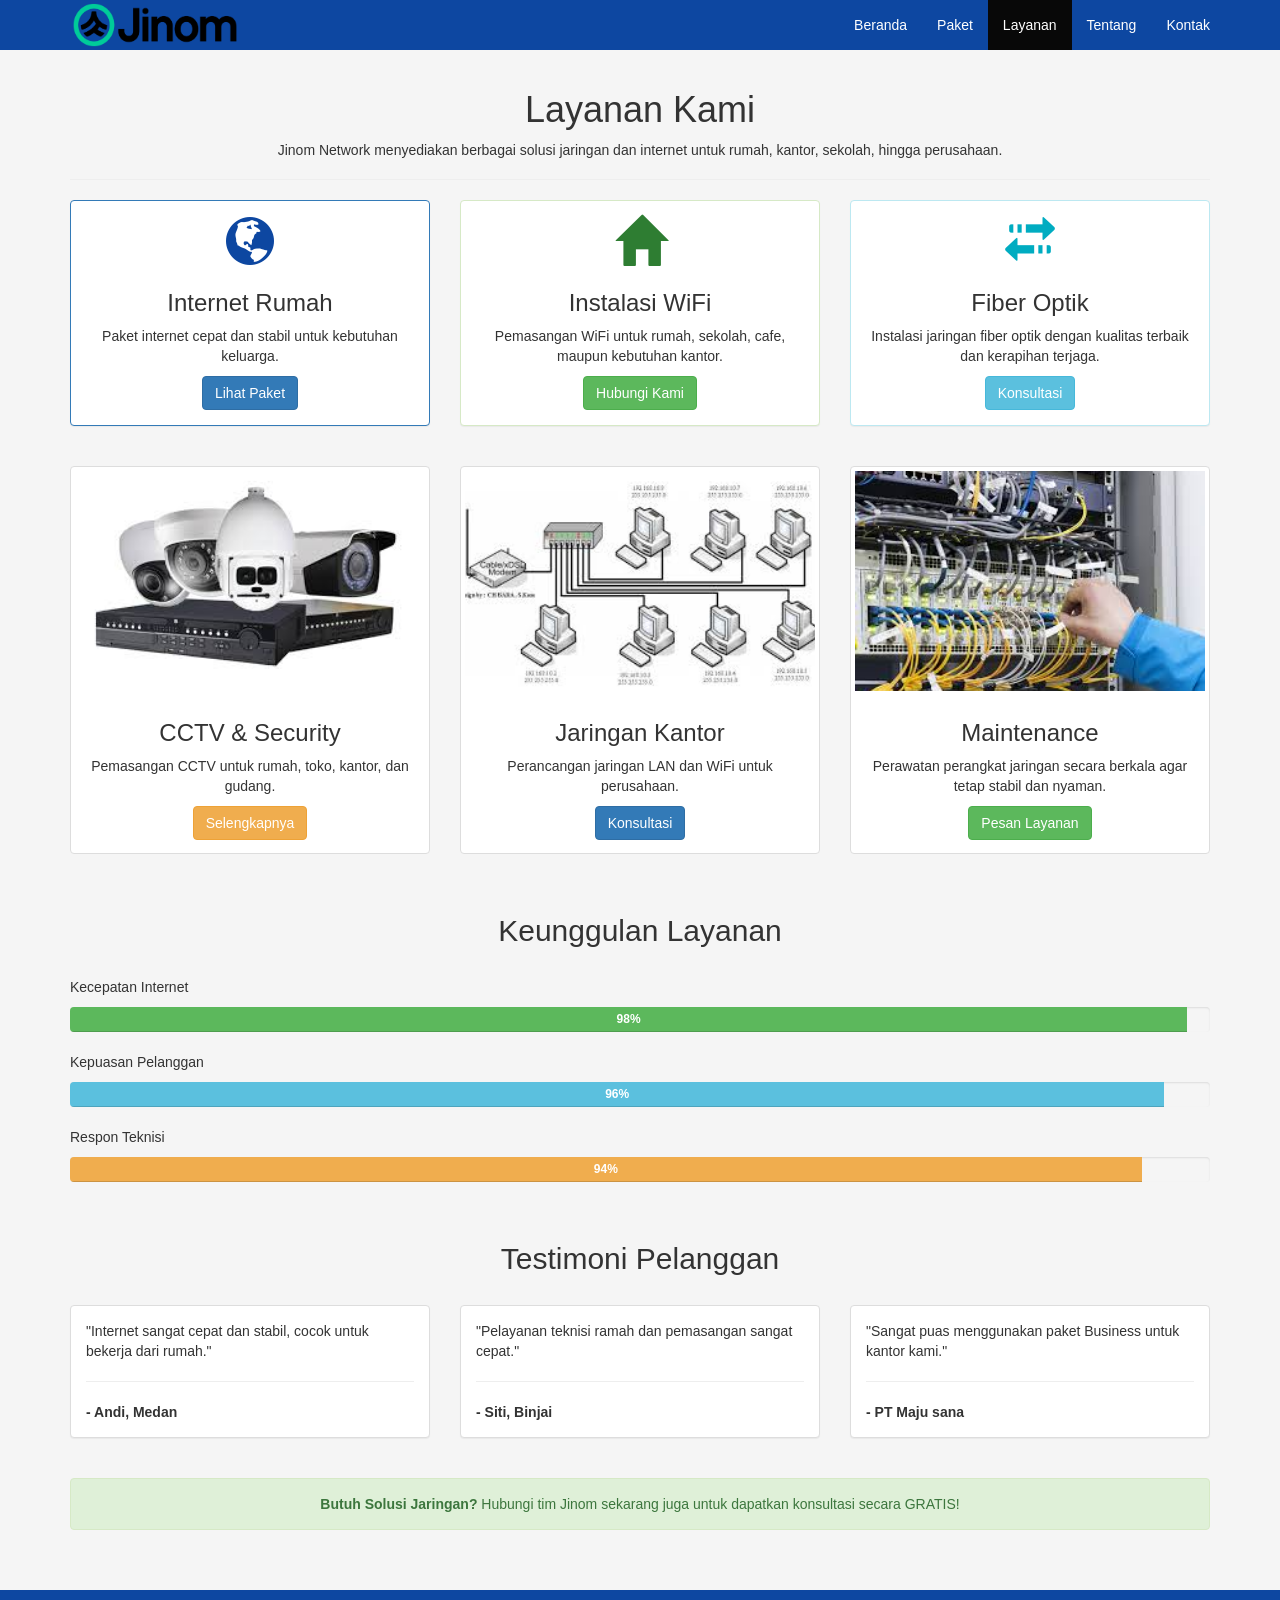
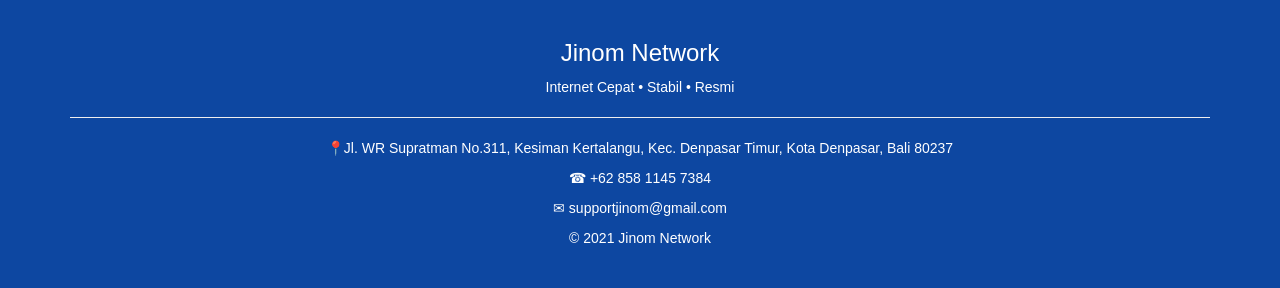
<file: layanan.html>
<!doctype html>
<html lang="id">
  <head>
    <meta charset="UTF-8" />
    <meta name="viewport" content="width=device-width, initial-scale=1" />

    <title>Layanan | Jinom Network</title>

    <link rel="stylesheet" href="bootstrap/css/bootstrap.min.css" />
    <link rel="stylesheet" href="bootstrap/css/style.css" />

    <script src="bootstrap/js/jQuery.js"></script>
    <script src="bootstrap/js/bootstrap.min.js"></script>
  </head>

  <body>
    <!-- NAVBAR -->

    <nav class="navbar navbar-inverse navbar-fixed-top">
      <div class="container">
        <div class="navbar-header">
          <button
            type="button"
            class="navbar-toggle"
            data-toggle="collapse"
            data-target="#menu"
          >
            <span class="icon-bar"></span>
            <span class="icon-bar"></span>
            <span class="icon-bar"></span>
          </button>

          <img src="image/jinom.png" alt="Logo Perusahaan"width="170" height="50">
        </div>

        <div class="collapse navbar-collapse" id="menu">
          <ul class="nav navbar-nav navbar-right">
            <li><a href="index.html">Beranda</a></li>

            <li><a href="paket.html">Paket</a></li>

            <li class="active"><a href="layanan.html">Layanan</a></li>

            <li><a href="tentang.html">Tentang</a></li>

            <li><a href="kontak.html">Kontak</a></li>
          </ul>
        </div>
      </div>
    </nav>

    <!-- HEADER -->

    <div class="container">
      <div class="page-header text-center">
        <h1>Layanan Kami</h1>

        <p>
          Jinom Network menyediakan berbagai solusi jaringan dan internet
          untuk rumah, kantor, sekolah, hingga perusahaan.
        </p>
      </div>
    </div>

    <!-- LAYANAN -->

    <div class="container">
      <div class="row">
        <div class="col-md-4">
          <div class="panel panel-primary">
            <div class="panel-body text-center">
              <span
                class="glyphicon glyphicon-globe"
                style="font-size: 50px; color: #0d47a1"
              ></span>

              <h3>Internet Rumah</h3>

              <p>Paket internet cepat dan stabil untuk kebutuhan keluarga.</p>

              <a href="paket.html" class="btn btn-primary"> Lihat Paket </a>
            </div>
          </div>
        </div>

        <div class="col-md-4">
          <div class="panel panel-success">
            <div class="panel-body text-center">
              <span
                class="glyphicon glyphicon-home"
                style="font-size: 50px; color: #2e7d32"
              ></span>

              <h3>Instalasi WiFi</h3>

              <p>Pemasangan WiFi untuk rumah, sekolah, cafe, maupun kebutuhan kantor.</p>

              <a href="kontak.html" class="btn btn-success"> Hubungi Kami </a>
            </div>
          </div>
        </div>

        <div class="col-md-4">
          <div class="panel panel-info">
            <div class="panel-body text-center">
              <span
                class="glyphicon glyphicon-transfer"
                style="font-size: 50px; color: #00acc1"
              ></span>

              <h3>Fiber Optik</h3>

              <p>Instalasi jaringan fiber optik dengan kualitas terbaik dan kerapihan terjaga.</p>

              <a href="kontak.html" class="btn btn-info"> Konsultasi </a>
            </div>
          </div>
        </div>
      </div>

      <br />

      <div class="row">
        <div class="col-md-4">
          <div class="thumbnail">
            <img src="image/cctv.jpg" />

            <div class="caption text-center">
              <h3>CCTV & Security</h3>

              <p>Pemasangan CCTV untuk rumah, toko, kantor, dan gudang.</p>

              <a href="kontak.html" class="btn btn-warning"> Selengkapnya </a>
            </div>
          </div>
        </div>

        <div class="col-md-4">
          <div class="thumbnail">
            <img src="image/topo kantor.jpg" />

            <div class="caption text-center">
              <h3>Jaringan Kantor</h3>

              <p>Perancangan jaringan LAN dan WiFi untuk perusahaan.</p>

              <a href="kontak.html" class="btn btn-primary"> Konsultasi </a>
            </div>
          </div>
        </div>

        <div class="col-md-4">
          <div class="thumbnail">
            <img src="image/maintance.jpg" />

            <div class="caption text-center">
              <h3>Maintenance</h3>

              <p>Perawatan perangkat jaringan secara berkala agar tetap stabil dan nyaman.</p>

              <a href="kontak.html" class="btn btn-success"> Pesan Layanan </a>
            </div>
          </div>
        </div>
      </div>
    </div>

    <br />

    <!-- KEUNGGULAN -->

    <div class="container">
      <h2 class="text-center">Keunggulan Layanan</h2>

      <br />

      <p>Kecepatan Internet</p>

      <div class="progress">
        <div class="progress-bar progress-bar-success" style="width: 98%">
          98%
        </div>
      </div>

      <p>Kepuasan Pelanggan</p>

      <div class="progress">
        <div class="progress-bar progress-bar-info" style="width: 96%">96%</div>
      </div>

      <p>Respon Teknisi</p>

      <div class="progress">
        <div class="progress-bar progress-bar-warning" style="width: 94%">
          94%
        </div>
      </div>
    </div>

    <br />

    <!-- TESTIMONI -->

    <div class="container">
      <h2 class="text-center">Testimoni Pelanggan</h2>

      <br />

      <div class="row">
        <div class="col-md-4">
          <div class="panel panel-default">
            <div class="panel-body">
              <p>
                "Internet sangat cepat dan stabil, cocok untuk bekerja dari
                rumah."
              </p>

              <hr />

              <b>- Andi, Medan</b>
            </div>
          </div>
        </div>

        <div class="col-md-4">
          <div class="panel panel-default">
            <div class="panel-body">
              <p>"Pelayanan teknisi ramah dan pemasangan sangat cepat."</p>

              <hr />

              <b>- Siti, Binjai</b>
            </div>
          </div>
        </div>

        <div class="col-md-4">
          <div class="panel panel-default">
            <div class="panel-body">
              <p>"Sangat puas menggunakan paket Business untuk kantor kami."</p>

              <hr />

              <b>- PT Maju sana</b>
            </div>
          </div>
        </div>
      </div>
    </div>

    <br />

    <div class="container">
      <div class="alert alert-success text-center">
        <strong>Butuh Solusi Jaringan?</strong>

        Hubungi tim Jinom sekarang juga untuk dapatkan konsultasi secara
        GRATIS!
      </div>
    </div>

    <!-- FOOTER -->

    <footer class="footer">
      <div class="container text-center">
        <h3>Jinom Network</h3>

          <p>Internet Cepat • Stabil • Resmi</p>


        <hr />

        <p>📍Jl. WR Supratman No.311, Kesiman Kertalangu, Kec. Denpasar Timur, Kota Denpasar, Bali 80237</p>

        <p>☎ +62 858 1145 7384</p>

        <p>✉ supportjinom@gmail.com</p>

        <p>© 2021 Jinom Network</p>
      </div>
    </footer>
  </body>
</html>
</file>
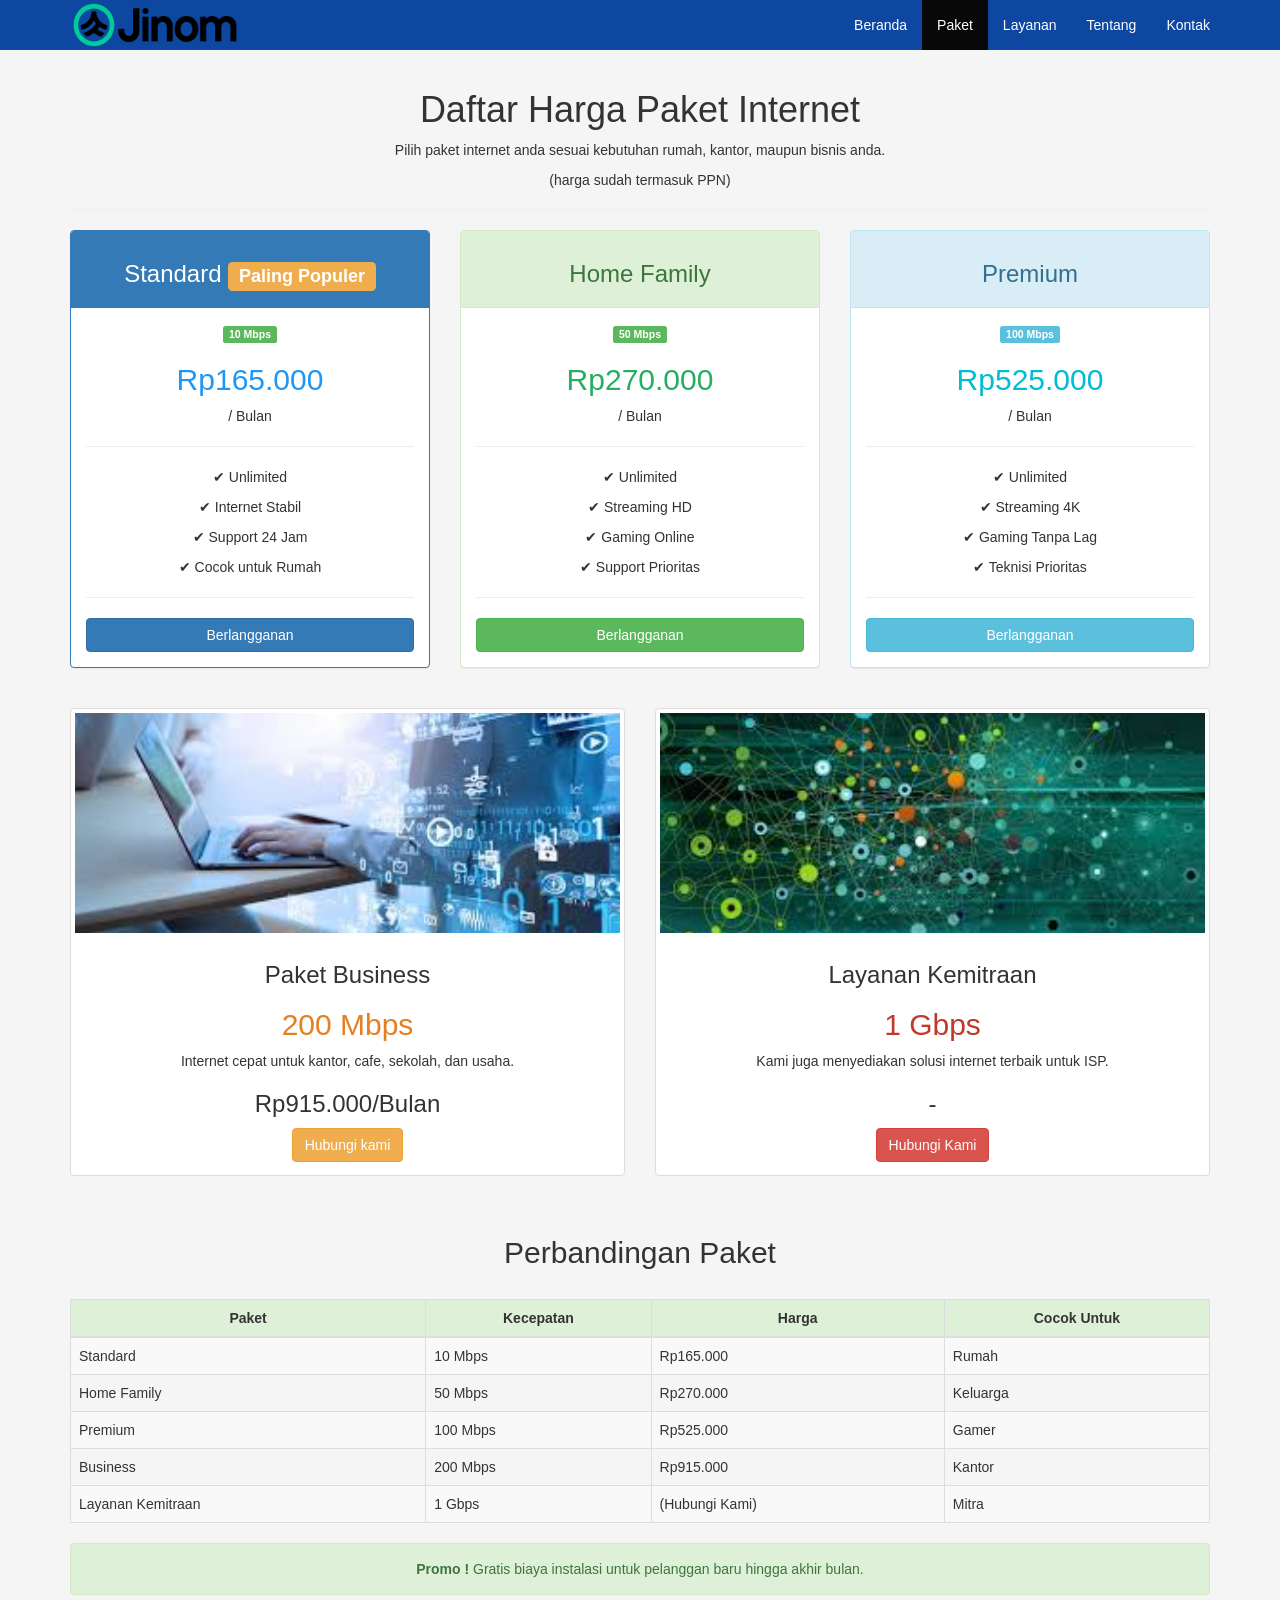
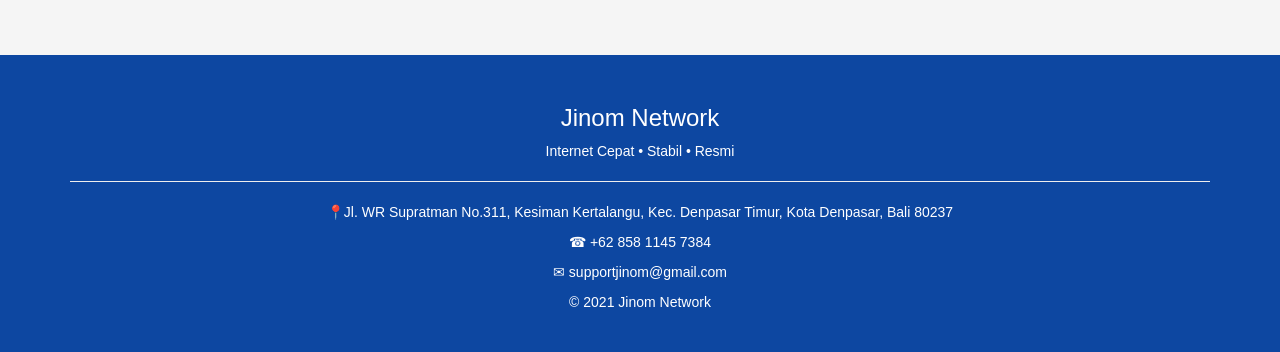
<file: paket.html>
<!doctype html>
<html lang="id">
  <head>
    <meta charset="UTF-8" />

    <meta name="viewport" content="width=device-width, initial-scale=1" />

    <title>Paket Internet | Jinom Network</title>

    <link rel="stylesheet" href="bootstrap/css/bootstrap.min.css" />

    <link rel="stylesheet" href="bootstrap/css/style.css" />

    <script src="bootstrap/js/jQuery.js"></script>
    <script src="bootstrap/js/bootstrap.min.js"></script>
  </head>

  <body>
    <!-- NAVBAR -->

    <nav class="navbar navbar-inverse navbar-fixed-top">
      <div class="container">
        <div class="navbar-header">
          <button
            type="button"
            class="navbar-toggle"
            data-toggle="collapse"
            data-target="#menu"
          >
            <span class="icon-bar"></span>
            <span class="icon-bar"></span>
            <span class="icon-bar"></span>
          </button>

          <img src="image/jinom.png" alt="Logo Perusahaan"width="170" height="50">
        </div>

        <div class="collapse navbar-collapse" id="menu">
          <ul class="nav navbar-nav navbar-right">
            <li><a href="index.html">Beranda</a></li>

            <li class="active"><a href="paket.html">Paket</a></li>

            <li><a href="layanan.html">Layanan</a></li>

            <li><a href="tentang.html">Tentang</a></li>

            <li><a href="kontak.html">Kontak</a></li>
          </ul>
        </div>
      </div>
    </nav>

    <!-- HEADER -->

    <div class="container">
      <div class="page-header text-center">
        <h1>Daftar Harga Paket Internet</h1>

        <p>Pilih paket internet anda sesuai kebutuhan rumah, kantor, maupun bisnis anda.</p>
          <p>(harga sudah termasuk PPN)</p>
      </div>
    </div>

    <!-- PAKET -->

    <div class="container">
      <div class="row">
        <!-- BASIC -->

        <div class="col-md-4">
          <div class="panel panel-primary">
            <div class="panel-heading text-center">
              <h3>Standard
            <span class="label label-warning">Paling Populer </span>
            </h3>
            </div>

            <div class="panel-body text-center">
              <span class="label label-success"> 10 Mbps </span>

              <h2 style="color: #2196f3">Rp165.000</h2>

              <p>/ Bulan</p>

              <hr />

               <p>✔ Unlimited</p>
               
              <p>✔ Internet Stabil</p>

              <p>✔ Support 24 Jam</p>

              <p>✔ Cocok untuk Rumah</p>

              <hr />

              <a href="kontak.html" class="btn btn-primary btn-block"> Berlangganan </a>
            </div>
          </div>
        </div>

        <!-- HOME -->

        <div class="col-md-4">
          <div class="panel panel-success">
            <div class="panel-heading text-center">
              <h3>
                Home Family
              </h3>
            </div>

            <div class="panel-body text-center">
              <span class="label label-success"> 50 Mbps </span>

              <h2 style="color: #27ae60">Rp270.000</h2>

              <p>/ Bulan</p>

              <hr />

              <p>✔ Unlimited</p>

              <p>✔ Streaming HD</p>

              <p>✔ Gaming Online</p>

              <p>✔ Support Prioritas</p>

              <hr />

              <a href="kontak.html" class="btn btn-success btn-block"> Berlangganan </a>
            </div>
          </div>
        </div>

        <!-- PREMIUM -->

        <div class="col-md-4">
          <div class="panel panel-info">
            <div class="panel-heading text-center">
              <h3>Premium</h3>
            </div>

            <div class="panel-body text-center">
              <span class="label label-info"> 100 Mbps </span>

              <h2 style="color: #00bcd4">Rp525.000</h2>

              <p>/ Bulan</p>

              <hr />

              <p>✔ Unlimited</p>

              <p>✔ Streaming 4K</p>

              <p>✔ Gaming Tanpa Lag</p>

              <p>✔ Teknisi Prioritas</p>

              <hr />

              <a href="kontak.html" class="btn btn-info btn-block"> Berlangganan </a>
            </div>
          </div>
        </div>
      </div>

      <br />

      <div class="row">
        <!-- BUSINESS -->

        <div class="col-md-6">
          <div class="thumbnail">
            <img src="image/images.jpg" />

            <div class="caption text-center">
              <h3>Paket Business</h3>

              <h2 style="color: #e67e22">200 Mbps</h2>

              <p>Internet cepat untuk kantor, cafe, sekolah, dan usaha.</p>

              <h3>Rp915.000/Bulan</h3>

              <a href="kontak.html" class="btn btn-warning"> Hubungi kami </a>
            </div>
          </div>
        </div>

        <!-- ENTERPRISE -->

        <div class="col-md-6">
          <div class="thumbnail">
            <img src="image/images home.jpg" />

            <div class="caption text-center">
              <h3>Layanan Kemitraan</h3>

              <h2 style="color: #c0392b">1 Gbps</h2>

              <p>Kami juga menyediakan solusi internet terbaik untuk ISP.</p>

              <h3>-</h3>

              <a href="kontak.html" class="btn btn-danger"> Hubungi Kami </a>
            </div>
          </div>
        </div>
      </div>
    </div>

    <br />

    <!-- TABEL -->

    <div class="container">
      <h2 class="text-center">Perbandingan Paket</h2>

      <br />

      <table class="table table-bordered table-striped">
        <thead>
          <tr class="success">
            <th>Paket</th>

            <th>Kecepatan</th>

            <th>Harga</th>

            <th>Cocok Untuk</th>
          </tr>
        </thead>

        <tbody>
          <tr>
            <td>Standard</td>

            <td>10 Mbps</td>

            <td>Rp165.000</td>

            <td>Rumah</td>
          </tr>

          <tr>
            <td>Home Family</td>

            <td>50 Mbps</td>

            <td>Rp270.000</td>

            <td>Keluarga</td>
          </tr>

          <tr>
            <td>Premium</td>

            <td>100 Mbps</td>

            <td>Rp525.000</td>

            <td>Gamer</td>
          </tr>

          <tr>
            <td>Business</td>

            <td>200 Mbps</td>

            <td>Rp915.000</td>

            <td>Kantor</td>
          </tr>

          <tr>
            <td>Layanan Kemitraan</td>

            <td>1 Gbps</td>

            <td>(Hubungi Kami)
            </td>

            <td>Mitra</td>
          </tr>
        </tbody>
      </table>
    </div>

    <!-- ALERT -->

    <div class="container">
      <div class="alert alert-success text-center">
        <strong>Promo !</strong>

        Gratis biaya instalasi untuk pelanggan baru hingga akhir bulan.
      </div>
    </div>

    <!-- FOOTER -->

    <footer class="footer">
      <div class="container text-center">
        <h3>Jinom Network</h3>

         <p>Internet Cepat • Stabil • Resmi</p>

        <hr />

        <p>📍Jl. WR Supratman No.311, Kesiman Kertalangu, Kec. Denpasar Timur, Kota Denpasar, Bali 80237</p>

        <p>☎ +62 858 1145 7384</p>

        <p>✉ supportjinom@gmail.com</p>

        <p>© 2021 Jinom Network</p>
      </div>
    </footer>
  </body>
</html>
</file>
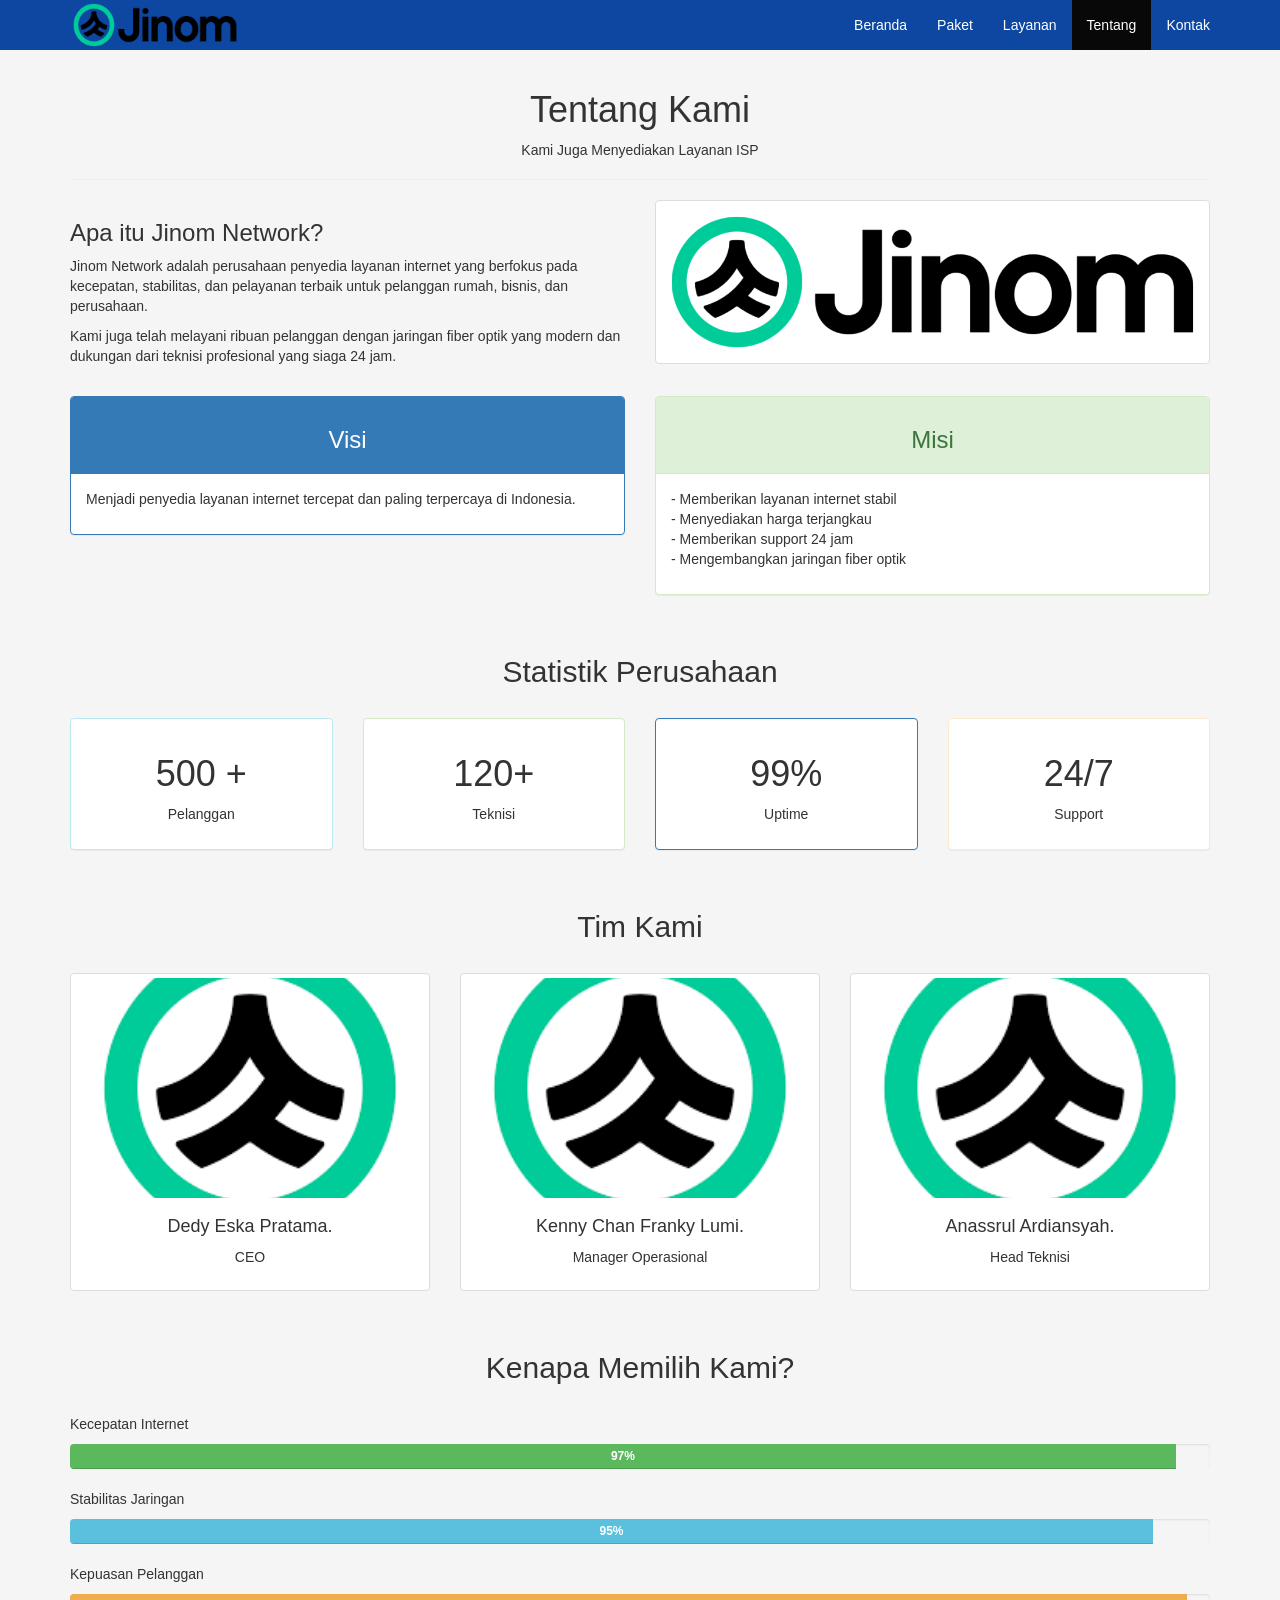
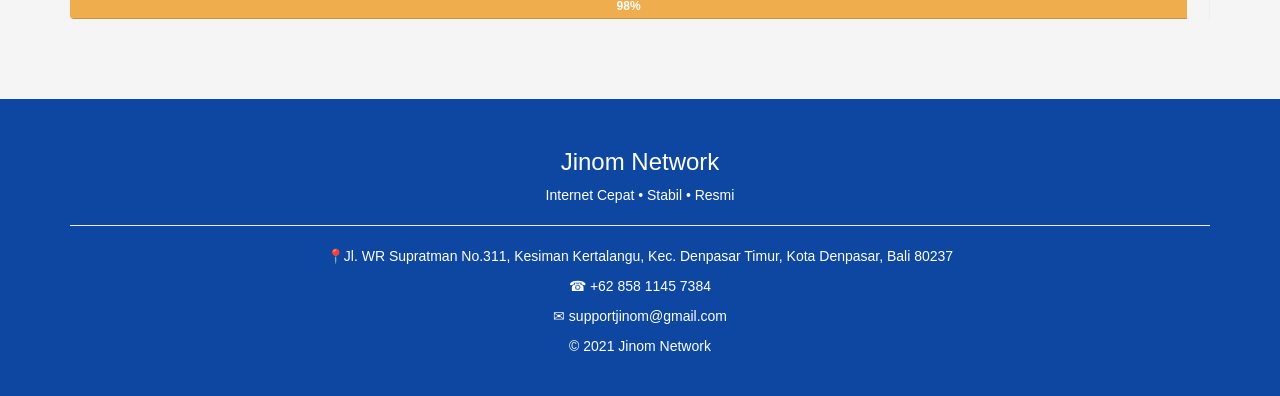
<file: tentang.html>
<!doctype html>
<html lang="id">
  <head>
    <meta charset="UTF-8" />
    <meta name="viewport" content="width=device-width, initial-scale=1" />

    <title>Tentang Kami | Jinom Network</title>

    <link rel="stylesheet" href="bootstrap/css/bootstrap.min.css" />
    <link rel="stylesheet" href="bootstrap/css/style.css" />

   <script src="bootstrap/js/jQuery.js"></script>
    <script src="bootstrap/js/bootstrap.min.js"></script>
  </head>

  <body>
    <!-- NAVBAR -->
    <nav class="navbar navbar-inverse navbar-fixed-top">
      <div class="container">
        <div class="navbar-header">
          <button
            type="button"
            class="navbar-toggle"
            data-toggle="collapse"
            data-target="#menu"
          >
            <span class="icon-bar"></span>
            <span class="icon-bar"></span>
            <span class="icon-bar"></span>
          </button>

          <img src="image/jinom.png" alt="Logo Perusahaan"width="170" height="50">
        </div>

        <div class="collapse navbar-collapse" id="menu">
          <ul class="nav navbar-nav navbar-right">
            <li><a href="index.html">Beranda</a></li>
            <li><a href="paket.html">Paket</a></li>
            <li><a href="layanan.html">Layanan</a></li>
            <li class="active"><a href="tentang.html">Tentang</a></li>
            <li><a href="kontak.html">Kontak</a></li>
          </ul>
        </div>
      </div>
    </nav>

    <!-- HEADER -->
    <div class="container">
      <div class="page-header text-center">
        <h1>Tentang Kami</h1>
        <p>Kami Juga Menyediakan Layanan ISP</p>
      </div>
    </div>

    <!-- PROFIL -->
    <div class="container">
      <div class="row">
        <div class="col-md-6">
          <h3>Apa itu Jinom Network?</h3>

          <p>
            Jinom Network adalah perusahaan penyedia layanan internet yang
            berfokus pada kecepatan, stabilitas, dan pelayanan terbaik untuk
            pelanggan rumah, bisnis, dan perusahaan.
          </p>

          <p>
            Kami juga telah melayani ribuan pelanggan dengan jaringan fiber optik
            yang modern dan dukungan dari teknisi profesional yang siaga 24 jam.
          </p>
        </div>

        <div class="col-md-6">
          <img src="image/jinom.png" class="img-responsive img-thumbnail" />
        </div>
      </div>
    </div>

    <br />

    <!-- VISI MISI -->
    <div class="container">
      <div class="row">
        <div class="col-md-6">
          <div class="panel panel-primary">
            <div class="panel-heading text-center">
              <h3>Visi</h3>
            </div>

            <div class="panel-body">
              <p>
                Menjadi penyedia layanan internet tercepat dan paling terpercaya
                di Indonesia.
              </p>
            </div>
          </div>
        </div>

        <div class="col-md-6">
          <div class="panel panel-success">
            <div class="panel-heading text-center">
              <h3>Misi</h3>
            </div>

            <div class="panel-body">
              <p>
                - Memberikan layanan internet stabil<br />
                - Menyediakan harga terjangkau<br />
                - Memberikan support 24 jam<br />
                - Mengembangkan jaringan fiber optik
              </p>
            </div>
          </div>
        </div>
      </div>
    </div>

    <br />

    <!-- STATISTIK -->
    <div class="container text-center">
      <h2>Statistik Perusahaan</h2>

      <br />

      <div class="row">
        <div class="col-md-3">
          <div class="panel panel-info">
            <div class="panel-body">
              <h1>500 +</h1>
              <p>Pelanggan</p>
            </div>
          </div>
        </div>

        <div class="col-md-3">
          <div class="panel panel-success">
            <div class="panel-body">
              <h1>120+</h1>
              <p>Teknisi</p>
            </div>
          </div>
        </div>

        <div class="col-md-3">
          <div class="panel panel-primary">
            <div class="panel-body">
              <h1>99%</h1>
              <p>Uptime</p>
            </div>
          </div>
        </div>

        <div class="col-md-3">
          <div class="panel panel-warning">
            <div class="panel-body">
              <h1>24/7</h1>
              <p>Support</p>
            </div>
          </div>
        </div>
      </div>
    </div>

    <br />

    <!-- TIM -->
    <div class="container">
      <h2 class="text-center">Tim Kami</h2>

      <br />

      <div class="row">
        <div class="col-md-4">
          <div class="thumbnail text-center">
            <img src="image/pict.png" />
            <div class="caption">
              <h4>Dedy Eska Pratama.</h4>
              <p>CEO</p>
            </div>
          </div>
        </div>

        <div class="col-md-4">
          <div class="thumbnail text-center">
            <img src="image/pict.png" />
            <div class="caption">
              <h4>Kenny Chan Franky Lumi.</h4>
              <p>Manager Operasional</p>
            </div>
          </div>
        </div>

        <div class="col-md-4">
          <div class="thumbnail text-center">
            <img src="image/pict.png" />
            <div class="caption">
              <h4>Anassrul Ardiansyah.</h4>
              <p>Head Teknisi</p>
            </div>
          </div>
        </div>
      </div>
    </div>

    <br />

    <!-- KEUNGGULAN -->
    <div class="container">
      <h2 class="text-center">Kenapa Memilih Kami?</h2>

      <br />

      <p>Kecepatan Internet</p>
      <div class="progress">
        <div class="progress-bar progress-bar-success" style="width: 97%">
          97%
        </div>
      </div>

      <p>Stabilitas Jaringan</p>
      <div class="progress">
        <div class="progress-bar progress-bar-info" style="width: 95%">95%</div>
      </div>

      <p>Kepuasan Pelanggan</p>
      <div class="progress">
        <div class="progress-bar progress-bar-warning" style="width: 98%">
          98%
        </div>
      </div>
    </div>

    <br />

    <!-- FOOTER -->
    <footer class="footer">
      <div class="container text-center"> 
        <h3>Jinom Network</h3>

          <p>Internet Cepat • Stabil • Resmi</p>

        <hr />

        <p>📍Jl. WR Supratman No.311, Kesiman Kertalangu, Kec. Denpasar Timur, Kota Denpasar, Bali 80237</p>

        <p>☎ +62 858 1145 7384</p>

        <p>✉ supportjinom@gmail.com</p>

        <p>© 2021 Jinom Network</p>
    </footer>
  </body>
</html>
</file>
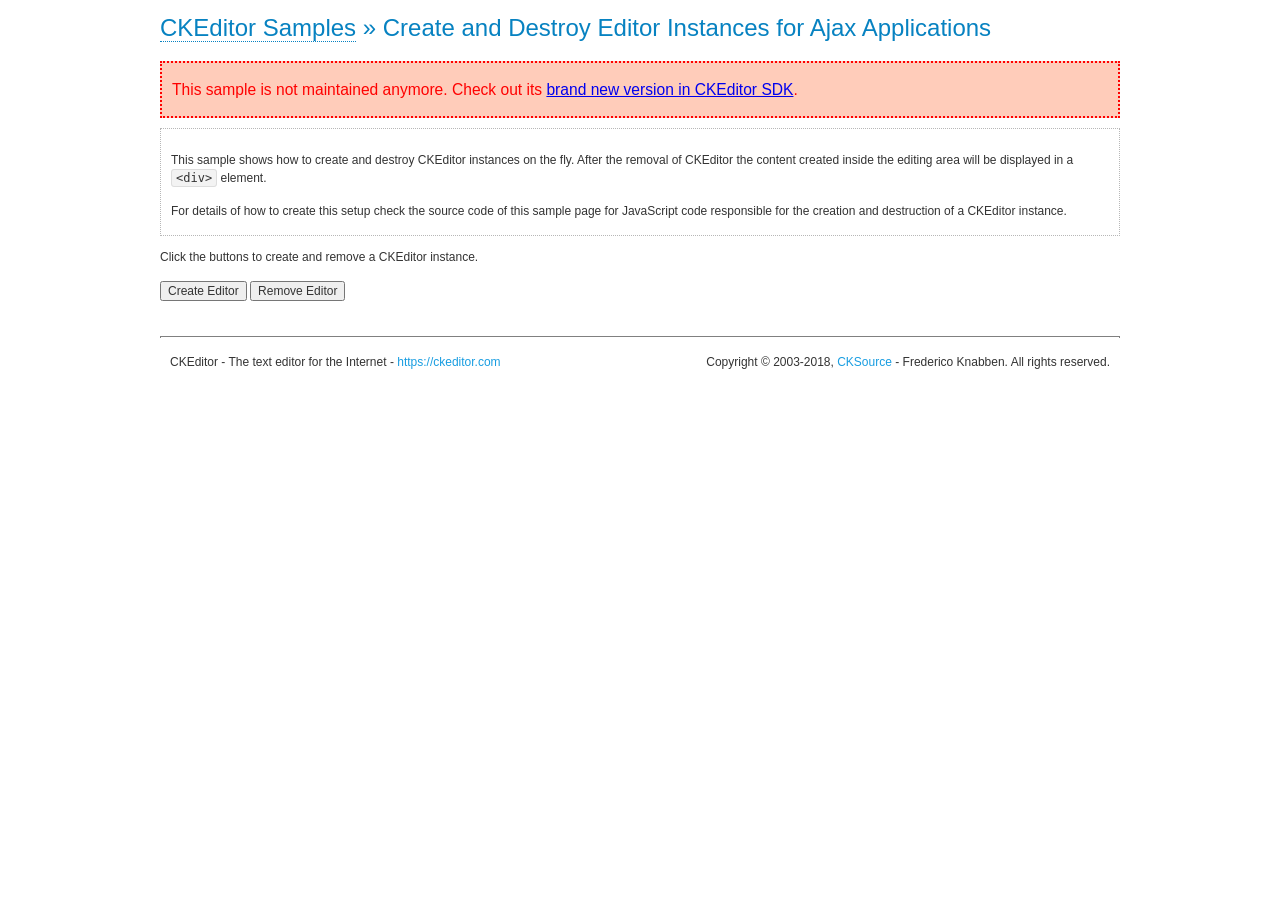
<file: bootstrap/plugins/ckeditor/samples/old/ajax.html>
<!DOCTYPE html>
<!--
Copyright (c) 2003-2018, CKSource - Frederico Knabben. All rights reserved.
For licensing, see LICENSE.md or https://ckeditor.com/legal/ckeditor-oss-license
-->
<html>
<head>
	<meta charset="utf-8">
	<title>Ajax &mdash; CKEditor Sample</title>
	<script src="../../ckeditor.js"></script>
	<link rel="stylesheet" href="sample.css">
	<script>

		var editor, html = '';

		function createEditor() {
			if ( editor )
				return;

			// Create a new editor inside the <div id="editor">, setting its value to html
			var config = {};
			editor = CKEDITOR.appendTo( 'editor', config, html );
		}

		function removeEditor() {
			if ( !editor )
				return;

			// Retrieve the editor contents. In an Ajax application, this data would be
			// sent to the server or used in any other way.
			document.getElementById( 'editorcontents' ).innerHTML = html = editor.getData();
			document.getElementById( 'contents' ).style.display = '';

			// Destroy the editor.
			editor.destroy();
			editor = null;
		}

	</script>
</head>
<body>
	<h1 class="samples">
		<a href="index.html">CKEditor Samples</a> &raquo; Create and Destroy Editor Instances for Ajax Applications
	</h1>
	<div class="warning deprecated">
		This sample is not maintained anymore. Check out its <a href="https://sdk.ckeditor.com/samples/saveajax.html">brand new version in CKEditor SDK</a>.
	</div>
	<div class="description">
		<p>
			This sample shows how to create and destroy CKEditor instances on the fly. After the removal of CKEditor the content created inside the editing
			area will be displayed in a <code>&lt;div&gt;</code> element.
		</p>
		<p>
			For details of how to create this setup check the source code of this sample page
			for JavaScript code responsible for the creation and destruction of a CKEditor instance.
		</p>
	</div>
	<p>Click the buttons to create and remove a CKEditor instance.</p>
	<p>
		<input onclick="createEditor();" type="button" value="Create Editor">
		<input onclick="removeEditor();" type="button" value="Remove Editor">
	</p>
	<!-- This div will hold the editor. -->
	<div id="editor">
	</div>
	<div id="contents" style="display: none">
		<p>
			Edited Contents:
		</p>
		<!-- This div will be used to display the editor contents. -->
		<div id="editorcontents">
		</div>
	</div>
	<div id="footer">
		<hr>
		<p>
			CKEditor - The text editor for the Internet - <a class="samples" href="https://ckeditor.com/">https://ckeditor.com</a>
		</p>
		<p id="copy">
			Copyright &copy; 2003-2018, <a class="samples" href="https://cksource.com/">CKSource</a> - Frederico
			Knabben. All rights reserved.
		</p>
	</div>
</body>
</html>
</file>
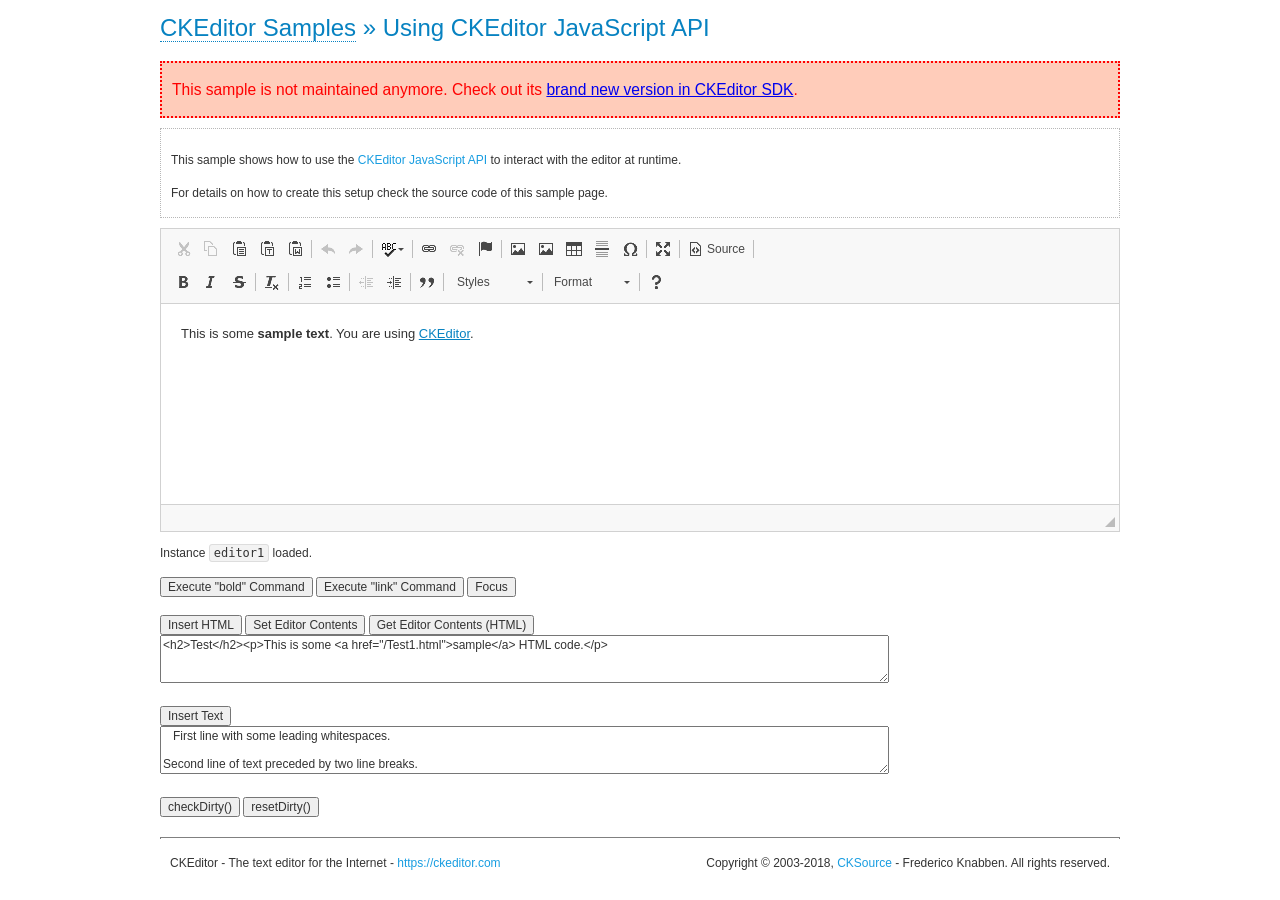
<file: bootstrap/plugins/ckeditor/samples/old/api.html>
<!DOCTYPE html>
<!--
Copyright (c) 2003-2018, CKSource - Frederico Knabben. All rights reserved.
For licensing, see LICENSE.md or https://ckeditor.com/legal/ckeditor-oss-license
-->
<html>
<head>
	<meta charset="utf-8">
	<title>API Usage &mdash; CKEditor Sample</title>
	<script src="../../ckeditor.js"></script>
	<link href="sample.css" rel="stylesheet">
	<script>

// The instanceReady event is fired, when an instance of CKEditor has finished
// its initialization.
CKEDITOR.on( 'instanceReady', function( ev ) {
	// Show the editor name and description in the browser status bar.
	document.getElementById( 'eMessage' ).innerHTML = 'Instance <code>' + ev.editor.name + '<\/code> loaded.';

	// Show this sample buttons.
	document.getElementById( 'eButtons' ).style.display = 'block';
});

function InsertHTML() {
	// Get the editor instance that we want to interact with.
	var editor = CKEDITOR.instances.editor1;
	var value = document.getElementById( 'htmlArea' ).value;

	// Check the active editing mode.
	if ( editor.mode == 'wysiwyg' )
	{
		// Insert HTML code.
		// https://docs.ckeditor.com/ckeditor4/docs/#!/api/CKEDITOR.editor-method-insertHtml
		editor.insertHtml( value );
	}
	else
		alert( 'You must be in WYSIWYG mode!' );
}

function InsertText() {
	// Get the editor instance that we want to interact with.
	var editor = CKEDITOR.instances.editor1;
	var value = document.getElementById( 'txtArea' ).value;

	// Check the active editing mode.
	if ( editor.mode == 'wysiwyg' )
	{
		// Insert as plain text.
		// https://docs.ckeditor.com/ckeditor4/docs/#!/api/CKEDITOR.editor-method-insertText
		editor.insertText( value );
	}
	else
		alert( 'You must be in WYSIWYG mode!' );
}

function SetContents() {
	// Get the editor instance that we want to interact with.
	var editor = CKEDITOR.instances.editor1;
	var value = document.getElementById( 'htmlArea' ).value;

	// Set editor contents (replace current contents).
	// https://docs.ckeditor.com/ckeditor4/docs/#!/api/CKEDITOR.editor-method-setData
	editor.setData( value );
}

function GetContents() {
	// Get the editor instance that you want to interact with.
	var editor = CKEDITOR.instances.editor1;

	// Get editor contents
	// https://docs.ckeditor.com/ckeditor4/docs/#!/api/CKEDITOR.editor-method-getData
	alert( editor.getData() );
}

function ExecuteCommand( commandName ) {
	// Get the editor instance that we want to interact with.
	var editor = CKEDITOR.instances.editor1;

	// Check the active editing mode.
	if ( editor.mode == 'wysiwyg' )
	{
		// Execute the command.
		// https://docs.ckeditor.com/ckeditor4/docs/#!/api/CKEDITOR.editor-method-execCommand
		editor.execCommand( commandName );
	}
	else
		alert( 'You must be in WYSIWYG mode!' );
}

function CheckDirty() {
	// Get the editor instance that we want to interact with.
	var editor = CKEDITOR.instances.editor1;
	// Checks whether the current editor contents present changes when compared
	// to the contents loaded into the editor at startup
	// https://docs.ckeditor.com/ckeditor4/docs/#!/api/CKEDITOR.editor-method-checkDirty
	alert( editor.checkDirty() );
}

function ResetDirty() {
	// Get the editor instance that we want to interact with.
	var editor = CKEDITOR.instances.editor1;
	// Resets the "dirty state" of the editor (see CheckDirty())
	// https://docs.ckeditor.com/ckeditor4/docs/#!/api/CKEDITOR.editor-method-resetDirty
	editor.resetDirty();
	alert( 'The "IsDirty" status has been reset' );
}

function Focus() {
	CKEDITOR.instances.editor1.focus();
}

function onFocus() {
	document.getElementById( 'eMessage' ).innerHTML = '<b>' + this.name + ' is focused </b>';
}

function onBlur() {
	document.getElementById( 'eMessage' ).innerHTML = this.name + ' lost focus';
}

	</script>

</head>
<body>
	<h1 class="samples">
		<a href="index.html">CKEditor Samples</a> &raquo; Using CKEditor JavaScript API
	</h1>
	<div class="warning deprecated">
		This sample is not maintained anymore. Check out its <a href="https://sdk.ckeditor.com/samples/api.html">brand new version in CKEditor SDK</a>.
	</div>
	<div class="description">
	<p>
		This sample shows how to use the
		<a class="samples" href="https://docs.ckeditor.com/ckeditor4/docs/#!/api/CKEDITOR.editor">CKEditor JavaScript API</a>
		to interact with the editor at runtime.
	</p>
	<p>
		For details on how to create this setup check the source code of this sample page.
	</p>
	</div>

	<!-- This <div> holds alert messages to be display in the sample page. -->
	<div id="alerts">
		<noscript>
			<p>
				<strong>CKEditor requires JavaScript to run</strong>. In a browser with no JavaScript
				support, like yours, you should still see the contents (HTML data) and you should
				be able to edit it normally, without a rich editor interface.
			</p>
		</noscript>
	</div>
	<form action="../../../samples/sample_posteddata.php" method="post">
		<textarea cols="100" id="editor1" name="editor1" rows="10">&lt;p&gt;This is some &lt;strong&gt;sample text&lt;/strong&gt;. You are using &lt;a href="https://ckeditor.com/"&gt;CKEditor&lt;/a&gt;.&lt;/p&gt;</textarea>

		<script>
			// Replace the <textarea id="editor1"> with an CKEditor instance.
			CKEDITOR.replace( 'editor1', {
				on: {
					focus: onFocus,
					blur: onBlur,

					// Check for availability of corresponding plugins.
					pluginsLoaded: function( evt ) {
						var doc = CKEDITOR.document, ed = evt.editor;
						if ( !ed.getCommand( 'bold' ) )
							doc.getById( 'exec-bold' ).hide();
						if ( !ed.getCommand( 'link' ) )
							doc.getById( 'exec-link' ).hide();
					}
				}
			});
		</script>

		<p id="eMessage">
		</p>

		<div id="eButtons" style="display: none">
			<input id="exec-bold" onclick="ExecuteCommand('bold');" type="button" value="Execute &quot;bold&quot; Command">
			<input id="exec-link" onclick="ExecuteCommand('link');" type="button" value="Execute &quot;link&quot; Command">
			<input onclick="Focus();" type="button" value="Focus">
			<br><br>
			<input onclick="InsertHTML();" type="button" value="Insert HTML">
			<input onclick="SetContents();" type="button" value="Set Editor Contents">
			<input onclick="GetContents();" type="button" value="Get Editor Contents (HTML)">
			<br>
			<textarea cols="100" id="htmlArea" rows="3">&lt;h2&gt;Test&lt;/h2&gt;&lt;p&gt;This is some &lt;a href="/Test1.html"&gt;sample&lt;/a&gt; HTML code.&lt;/p&gt;</textarea>
			<br>
			<br>
			<input onclick="InsertText();" type="button" value="Insert Text">
			<br>
			<textarea cols="100" id="txtArea" rows="3">   First line with some leading whitespaces.

Second line of text preceded by two line breaks.</textarea>
			<br>
			<br>
			<input onclick="CheckDirty();" type="button" value="checkDirty()">
			<input onclick="ResetDirty();" type="button" value="resetDirty()">
		</div>
	</form>
	<div id="footer">
		<hr>
		<p>
			CKEditor - The text editor for the Internet - <a class="samples" href="https://ckeditor.com/">https://ckeditor.com</a>
		</p>
		<p id="copy">
			Copyright &copy; 2003-2018, <a class="samples" href="https://cksource.com/">CKSource</a> - Frederico
			Knabben. All rights reserved.
		</p>
	</div>
</body>
</html>
</file>
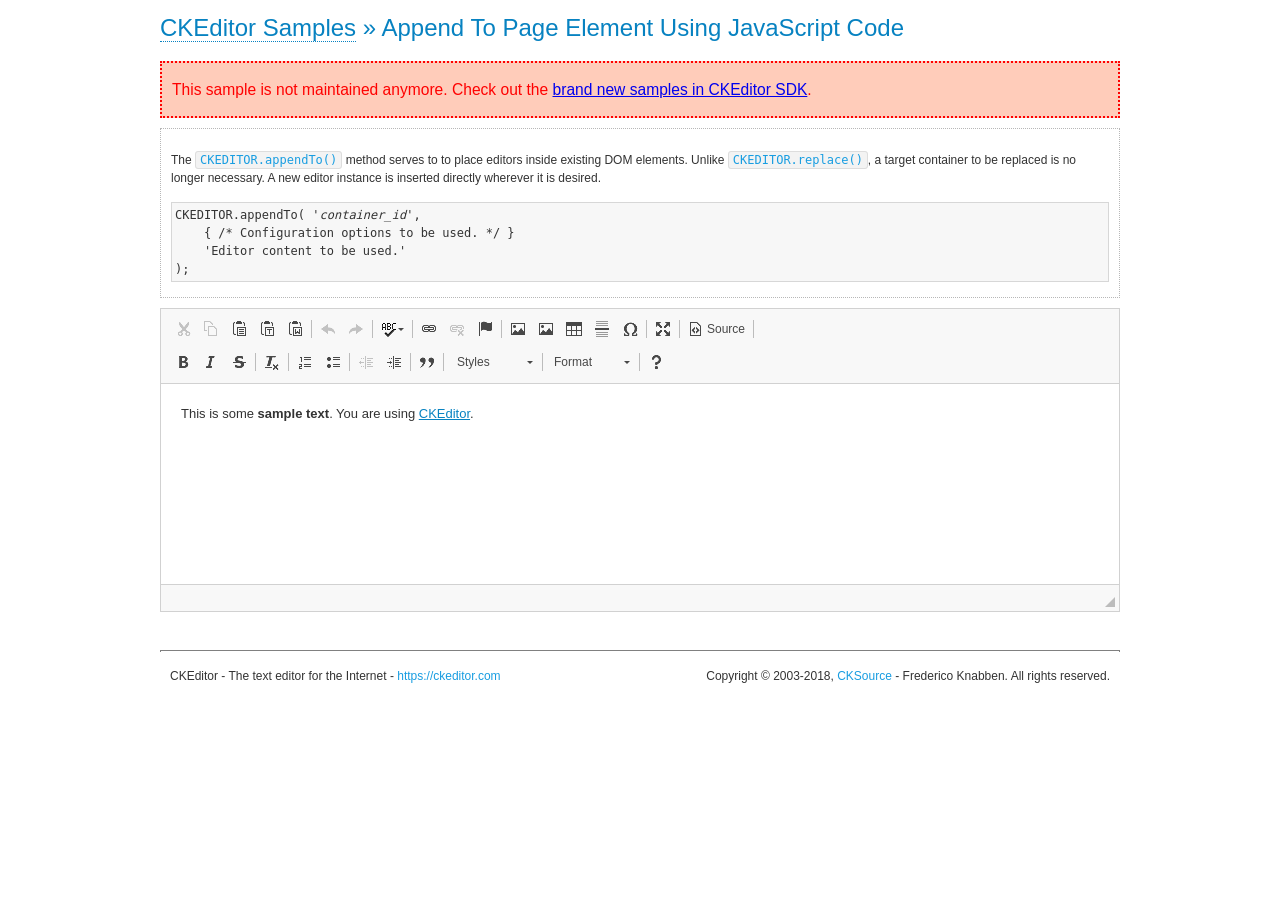
<file: bootstrap/plugins/ckeditor/samples/old/appendto.html>
<!DOCTYPE html>
<!--
Copyright (c) 2003-2018, CKSource - Frederico Knabben. All rights reserved.
For licensing, see LICENSE.md or https://ckeditor.com/legal/ckeditor-oss-license
-->
<html>
<head>
	<meta charset="utf-8">
	<title>Append To Page Element Using JavaScript Code &mdash; CKEditor Sample</title>
	<script src="../../ckeditor.js"></script>
	<link rel="stylesheet" href="sample.css">
</head>
<body>
	<h1 class="samples">
		<a href="index.html">CKEditor Samples</a> &raquo; Append To Page Element Using JavaScript Code
	</h1>
	<div class="warning deprecated">
		This sample is not maintained anymore. Check out the <a href="https://sdk.ckeditor.com/">brand new samples in CKEditor SDK</a>.
	</div>
	<div id="section1">
		<div class="description">
			<p>
				The <code><a class="samples" href="https://docs.ckeditor.com/ckeditor4/docs/#!/api/CKEDITOR-method-appendTo">CKEDITOR.appendTo()</a></code> method serves to to place editors inside existing DOM elements. Unlike <code><a class="samples" href="https://docs.ckeditor.com/ckeditor4/docs/#!/api/CKEDITOR-method-replace">CKEDITOR.replace()</a></code>,
				a target container to be replaced is no longer necessary. A new editor
				instance is inserted directly wherever it is desired.
			</p>
<pre class="samples">CKEDITOR.appendTo( '<em>container_id</em>',
	{ /* Configuration options to be used. */ }
	'Editor content to be used.'
);</pre>
		</div>
		<script>

			// This call can be placed at any point after the
			// DOM element to append CKEditor to or inside the <head><script>
			// in a window.onload event handler.

			// Append a CKEditor instance using the default configuration and the
			// provided content to the <div> element of ID "section1".
			CKEDITOR.appendTo( 'section1',
				null,
				'<p>This is some <strong>sample text</strong>. You are using <a href="https://ckeditor.com/">CKEditor</a>.</p>'
			);

		</script>
	</div>
	<br>
	<div id="footer">
		<hr>
		<p>
			CKEditor - The text editor for the Internet - <a class="samples" href="https://ckeditor.com/">https://ckeditor.com</a>
		</p>
		<p id="copy">
			Copyright &copy; 2003-2018, <a class="samples" href="https://cksource.com/">CKSource</a> - Frederico
			Knabben. All rights reserved.
		</p>
	</div>
</body>
</html>
</file>
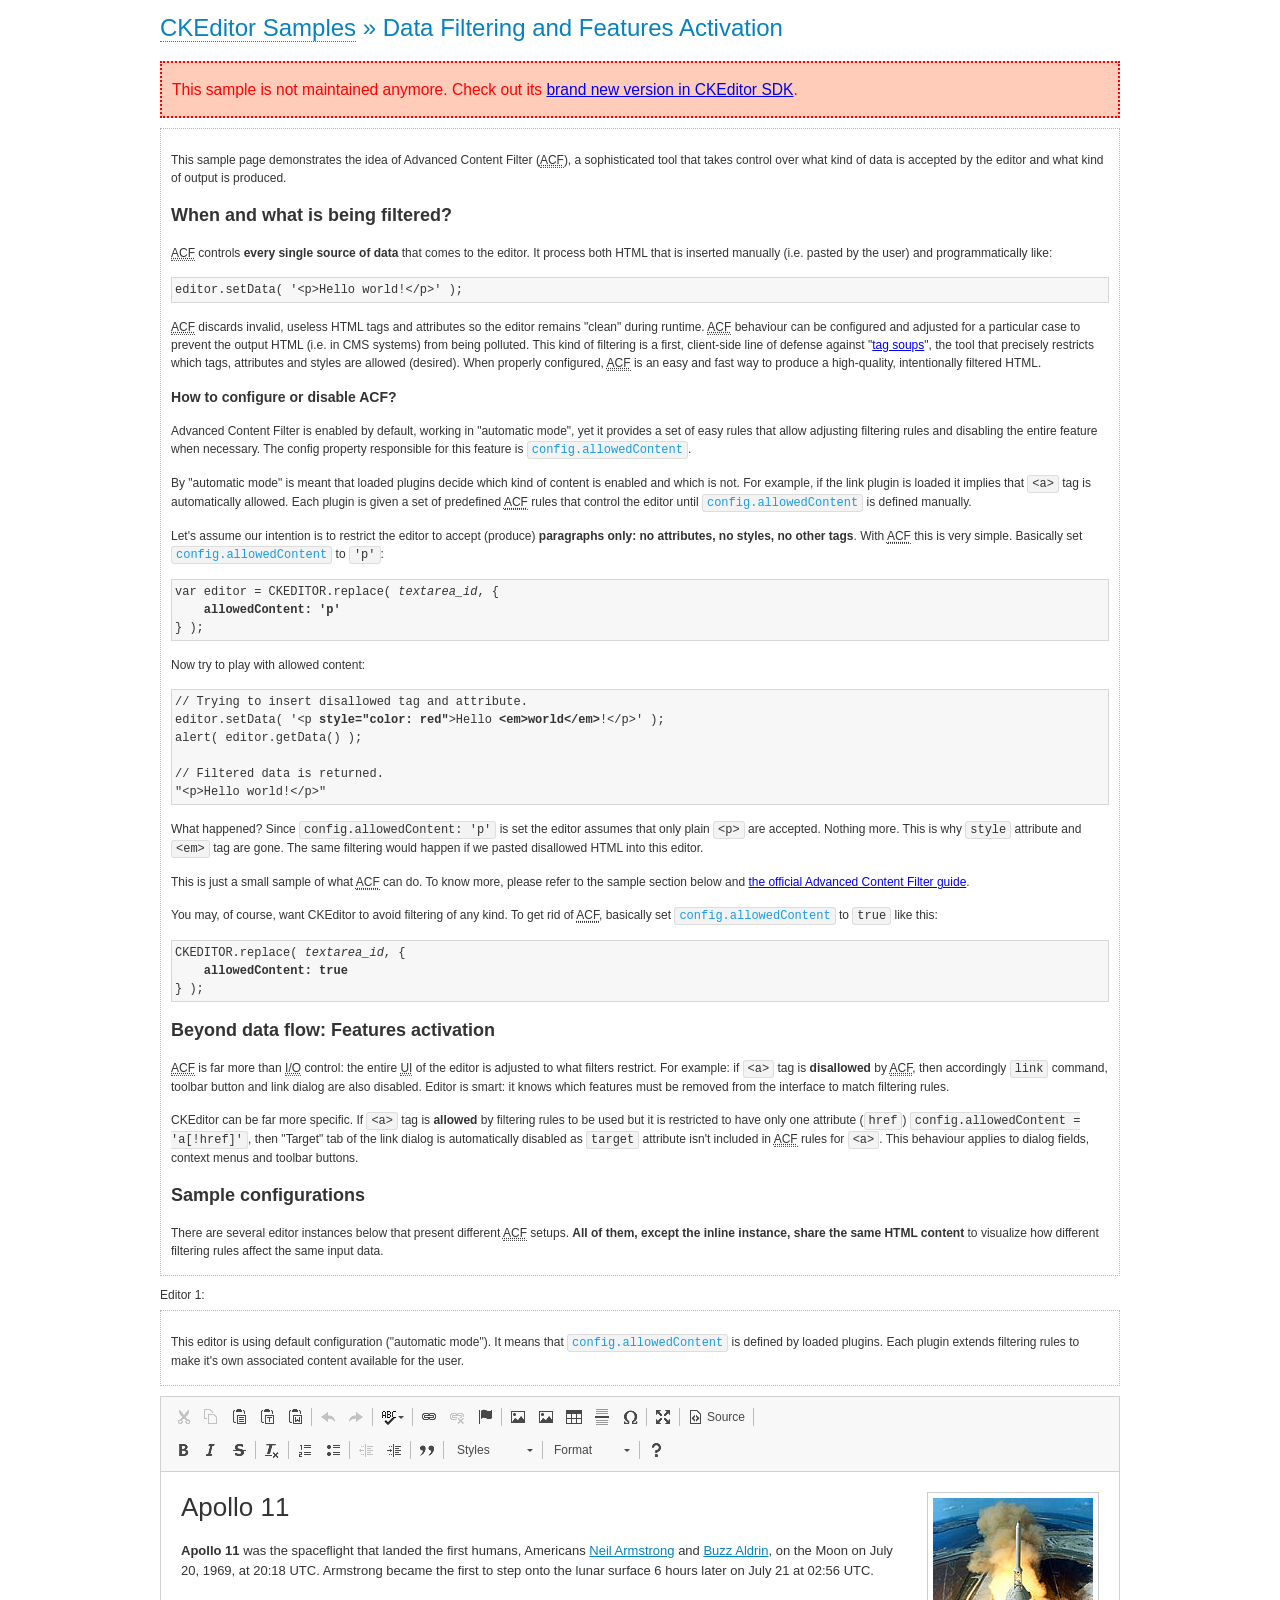
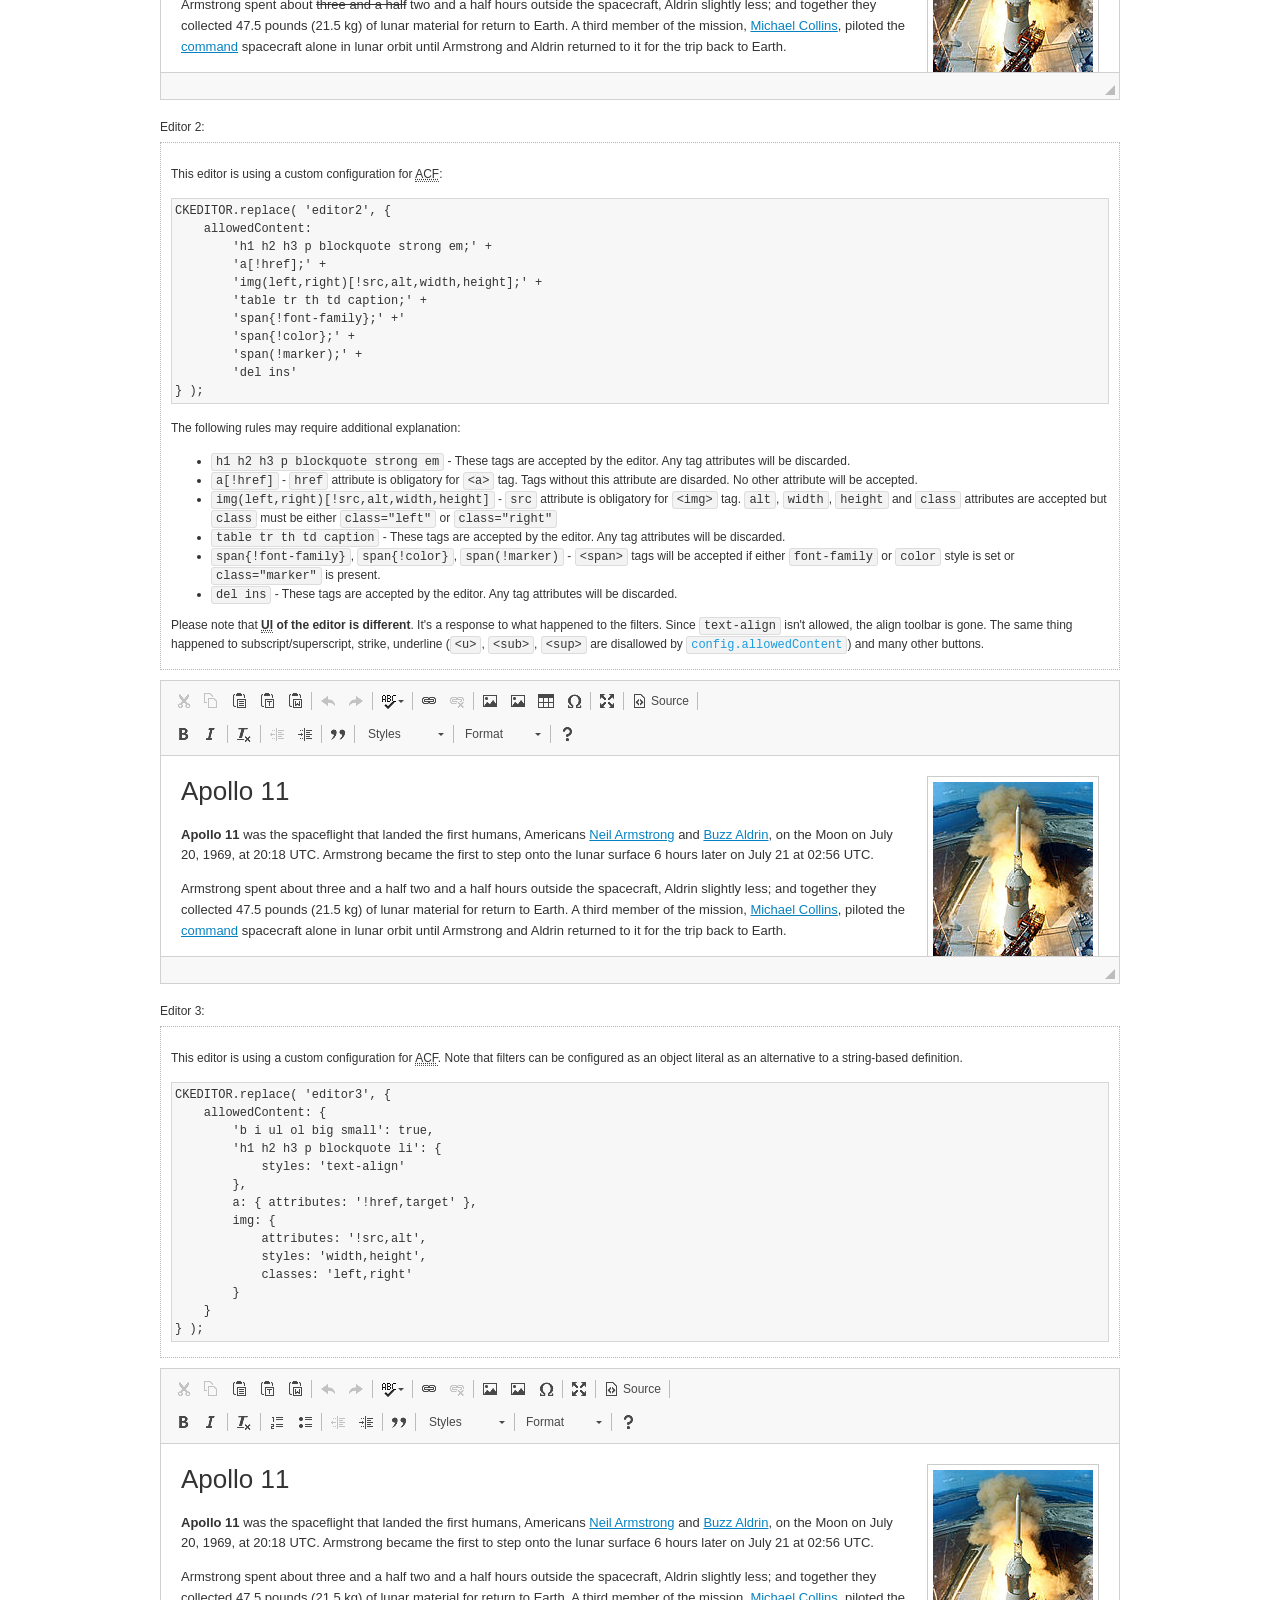
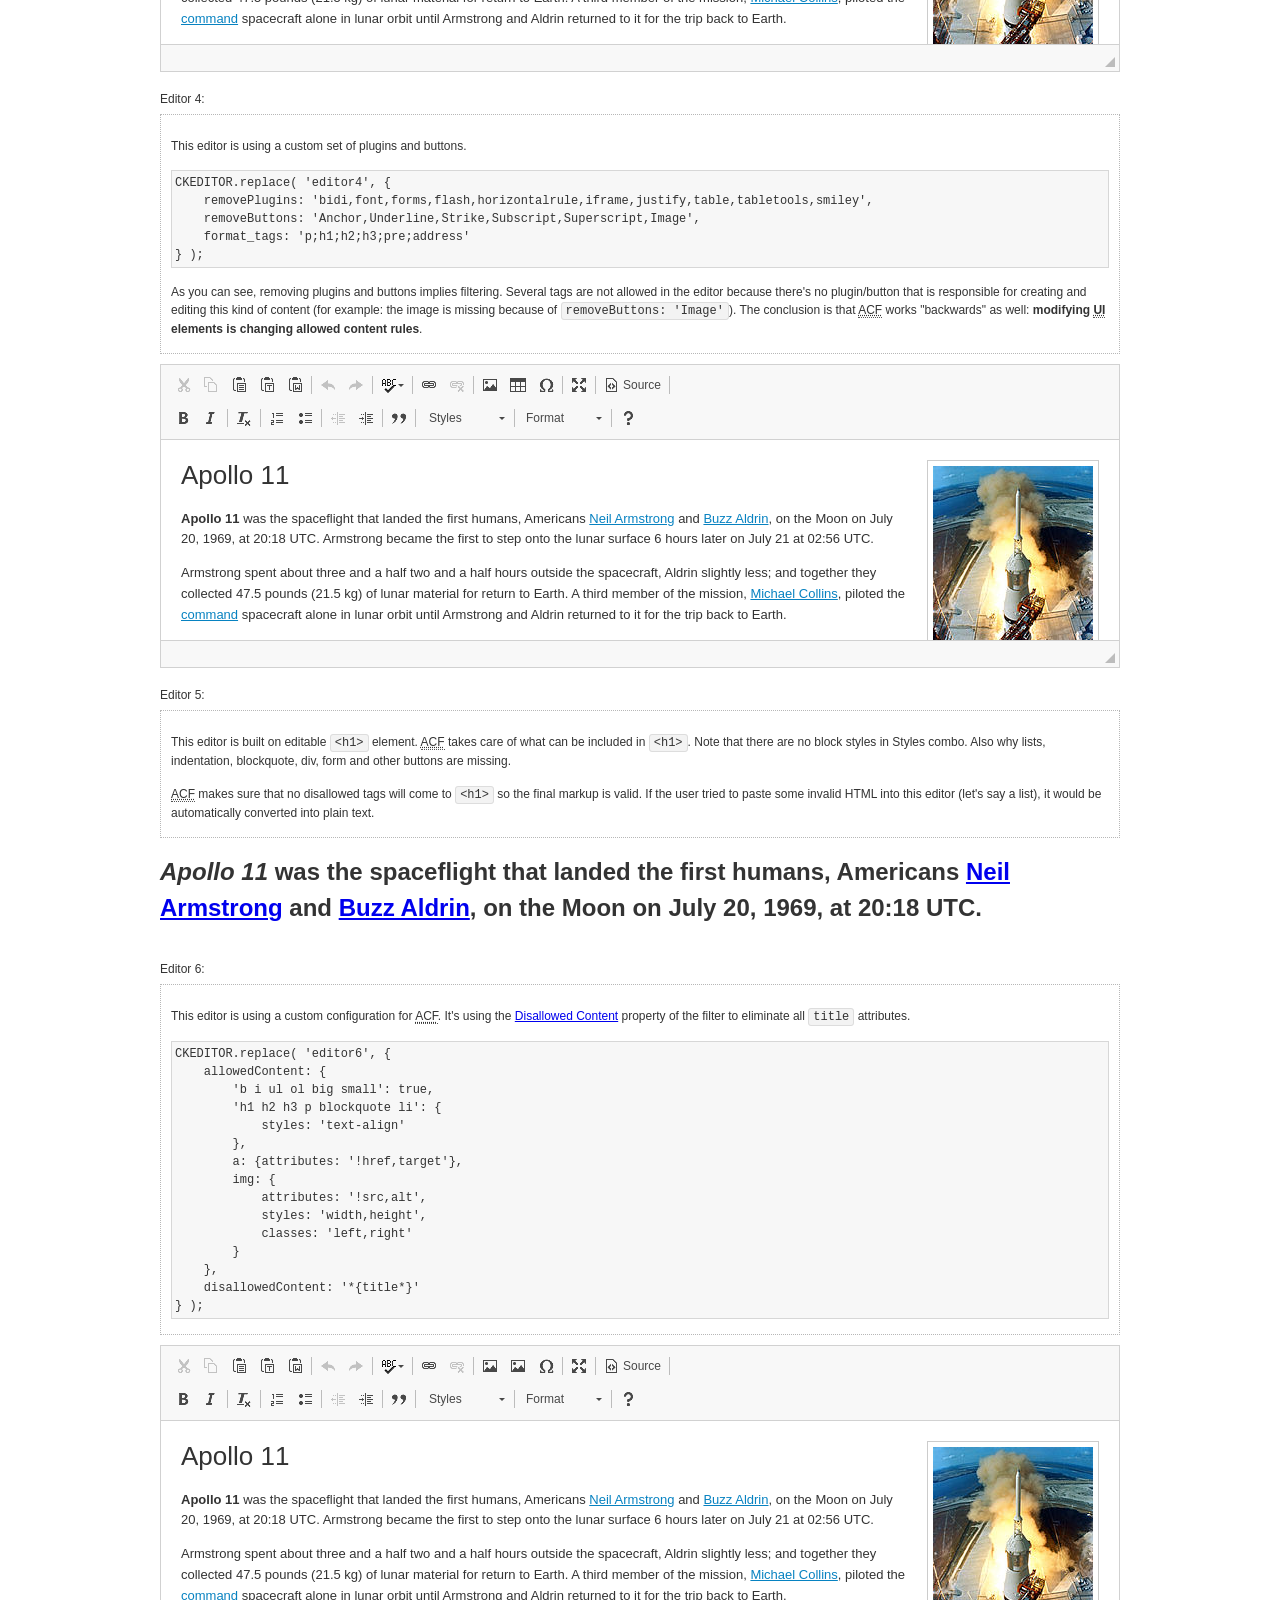
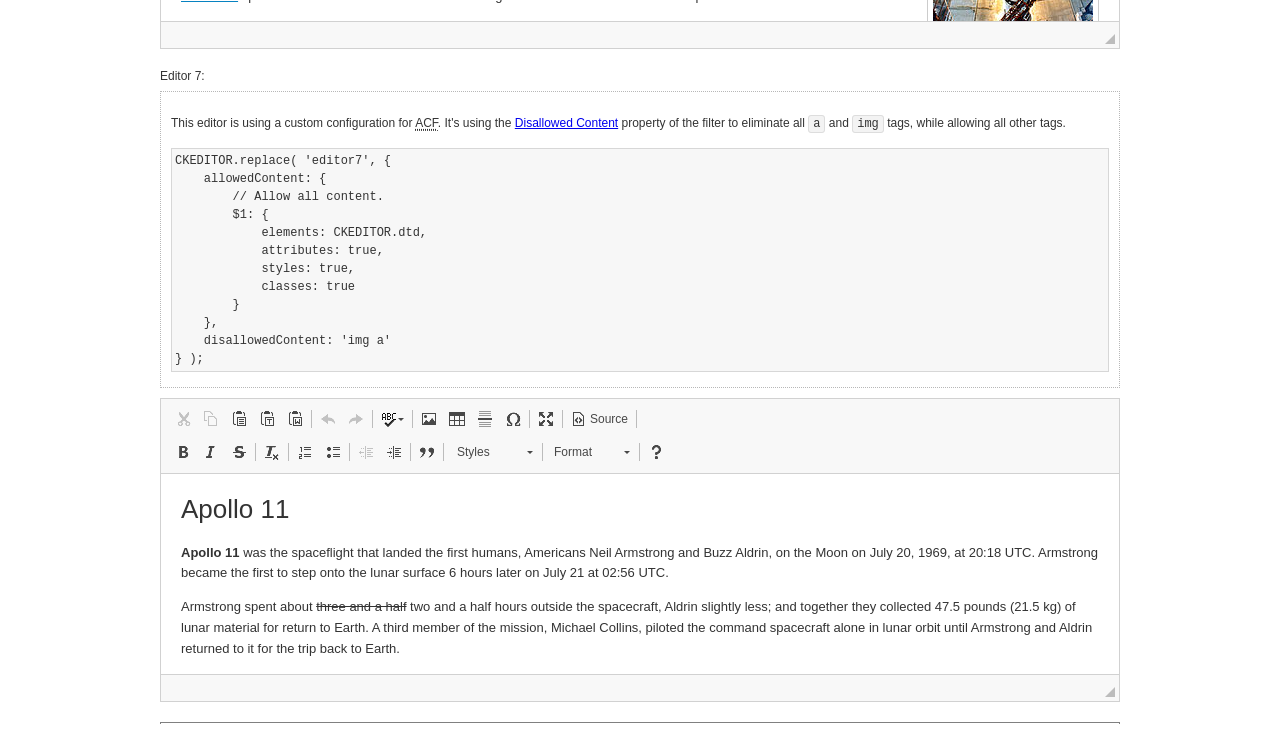
<file: bootstrap/plugins/ckeditor/samples/old/datafiltering.html>
<!DOCTYPE html>
<!--
Copyright (c) 2003-2018, CKSource - Frederico Knabben. All rights reserved.
For licensing, see LICENSE.md or https://ckeditor.com/legal/ckeditor-oss-license
-->
<html>
<head>
	<meta charset="utf-8">
	<title>Data Filtering &mdash; CKEditor Sample</title>
	<script src="../../ckeditor.js"></script>
	<link rel="stylesheet" href="sample.css">
	<script>
		// Remove advanced tabs for all editors.
		CKEDITOR.config.removeDialogTabs = 'image:advanced;link:advanced;flash:advanced;creatediv:advanced;editdiv:advanced';
	</script>
</head>
<body>
	<h1 class="samples">
		<a href="index.html">CKEditor Samples</a> &raquo; Data Filtering and Features Activation
	</h1>
	<div class="warning deprecated">
		This sample is not maintained anymore. Check out its <a href="https://sdk.ckeditor.com/samples/acf.html">brand new version in CKEditor SDK</a>.
	</div>
	<div class="description">
		<p>
			This sample page demonstrates the idea of Advanced Content Filter
			(<abbr title="Advanced Content Filter">ACF</abbr>), a sophisticated
			tool that takes control over what kind of data is accepted by the editor and what
			kind of output is produced.
		</p>
		<h2>When and what is being filtered?</h2>
		<p>
			<abbr title="Advanced Content Filter">ACF</abbr> controls
			<strong>every single source of data</strong> that comes to the editor.
			It process both HTML that is inserted manually (i.e. pasted by the user)
			and programmatically like:
		</p>
<pre class="samples">
editor.setData( '&lt;p&gt;Hello world!&lt;/p&gt;' );
</pre>
		<p>
			<abbr title="Advanced Content Filter">ACF</abbr> discards invalid,
			useless HTML tags and attributes so the editor remains "clean" during
			runtime. <abbr title="Advanced Content Filter">ACF</abbr> behaviour
			can be configured and adjusted for a particular case to prevent the
			output HTML (i.e. in CMS systems) from being polluted.

			This kind of filtering is a first, client-side line of defense
			against "<a href="http://en.wikipedia.org/wiki/Tag_soup">tag soups</a>",
			the tool that precisely restricts which tags, attributes and styles
			are allowed (desired). When properly configured, <abbr title="Advanced Content Filter">ACF</abbr>
			is an easy and fast way to produce a high-quality, intentionally filtered HTML.
		</p>

		<h3>How to configure or disable ACF?</h3>
		<p>
			Advanced Content Filter is enabled by default, working in "automatic mode", yet
			it provides a set of easy rules that allow adjusting filtering rules
			and disabling the entire feature when necessary. The config property
			responsible for this feature is <code><a class="samples"
			href="https://docs.ckeditor.com/ckeditor4/docs/#!/api/CKEDITOR.config-cfg-allowedContent">config.allowedContent</a></code>.
		</p>
		<p>
			By "automatic mode" is meant that loaded plugins decide which kind
			of content is enabled and which is not. For example, if the link
			plugin is loaded it implies that <code>&lt;a&gt;</code> tag is
			automatically allowed. Each plugin is given a set
			of predefined <abbr title="Advanced Content Filter">ACF</abbr> rules
			that control the editor until <code><a class="samples"
			href="https://docs.ckeditor.com/ckeditor4/docs/#!/api/CKEDITOR.config-cfg-allowedContent">
			config.allowedContent</a></code>
			is defined manually.
		</p>
		<p>
			Let's assume our intention is to restrict the editor to accept (produce) <strong>paragraphs
			only: no attributes, no styles, no other tags</strong>.
			With <abbr title="Advanced Content Filter">ACF</abbr>
			this is very simple. Basically set <code><a class="samples"
			href="https://docs.ckeditor.com/ckeditor4/docs/#!/api/CKEDITOR.config-cfg-allowedContent">
			config.allowedContent</a></code> to <code>'p'</code>:
		</p>
<pre class="samples">
var editor = CKEDITOR.replace( <em>textarea_id</em>, {
	<strong>allowedContent: 'p'</strong>
} );
</pre>
		<p>
			Now try to play with allowed content:
		</p>
<pre class="samples">
// Trying to insert disallowed tag and attribute.
editor.setData( '&lt;p <strong>style="color: red"</strong>&gt;Hello <strong>&lt;em&gt;world&lt;/em&gt;</strong>!&lt;/p&gt;' );
alert( editor.getData() );

// Filtered data is returned.
"&lt;p&gt;Hello world!&lt;/p&gt;"
</pre>
		<p>
			What happened? Since <code>config.allowedContent: 'p'</code> is set the editor assumes
			that only plain <code>&lt;p&gt;</code> are accepted. Nothing more. This is why
			<code>style</code> attribute and <code>&lt;em&gt;</code> tag are gone. The same
			filtering would happen if we pasted disallowed HTML into this editor.
		</p>
		<p>
			This is just a small sample of what <abbr title="Advanced Content Filter">ACF</abbr>
			can do. To know more, please refer to the sample section below and
			<a href="https://docs.ckeditor.com/ckeditor4/docs/#!/guide/dev_advanced_content_filter">the official Advanced Content Filter guide</a>.
		</p>
		<p>
			You may, of course, want CKEditor to avoid filtering of any kind.
			To get rid of <abbr title="Advanced Content Filter">ACF</abbr>,
			basically set <code><a class="samples"
			href="https://docs.ckeditor.com/ckeditor4/docs/#!/api/CKEDITOR.config-cfg-allowedContent">
			config.allowedContent</a></code> to <code>true</code> like this:
		</p>
<pre class="samples">
CKEDITOR.replace( <em>textarea_id</em>, {
	<strong>allowedContent: true</strong>
} );
</pre>

		<h2>Beyond data flow: Features activation</h2>
		<p>
			<abbr title="Advanced Content Filter">ACF</abbr> is far more than
			<abbr title="Input/Output">I/O</abbr> control: the entire
			<abbr title="User Interface">UI</abbr> of the editor is adjusted to what
			filters restrict. For example: if <code>&lt;a&gt;</code> tag is
			<strong>disallowed</strong>
			by <abbr title="Advanced Content Filter">ACF</abbr>,
			then accordingly <code>link</code> command, toolbar button and link dialog
			are also disabled. Editor is smart: it knows which features must be
			removed from the interface to match filtering rules.
		</p>
		<p>
			CKEditor can be far more specific. If <code>&lt;a&gt;</code> tag is
			<strong>allowed</strong> by filtering rules to be used but it is restricted
			to have only one attribute (<code>href</code>)
			<code>config.allowedContent = 'a[!href]'</code>, then
			"Target" tab of the link dialog is automatically disabled as <code>target</code>
			attribute isn't included in <abbr title="Advanced Content Filter">ACF</abbr> rules
			for <code>&lt;a&gt;</code>. This behaviour applies to dialog fields, context
			menus and toolbar buttons.
		</p>

		<h2>Sample configurations</h2>
		<p>
			There are several editor instances below that present different
			<abbr title="Advanced Content Filter">ACF</abbr> setups. <strong>All of them,
			except the inline instance, share the same HTML content</strong> to visualize
			how different filtering rules affect the same input data.
		</p>
	</div>

	<div>
		<label for="editor1">
			Editor 1:
		</label>
		<div class="description">
			<p>
				This editor is using default configuration ("automatic mode"). It means that
				<code><a class="samples"
				href="https://docs.ckeditor.com/ckeditor4/docs/#!/api/CKEDITOR.config-cfg-allowedContent">
				config.allowedContent</a></code> is defined by loaded plugins.
				Each plugin extends filtering rules to make it's own associated content
				available for the user.
			</p>
		</div>
		<textarea cols="80" id="editor1" name="editor1" rows="10">
			&lt;h1&gt;&lt;img alt=&quot;Saturn V carrying Apollo 11&quot; class=&quot;right&quot; src=&quot;assets/sample.jpg&quot;/&gt; Apollo 11&lt;/h1&gt; &lt;p&gt;&lt;b&gt;Apollo 11&lt;/b&gt; was the spaceflight that landed the first humans, Americans &lt;a href=&quot;http://en.wikipedia.org/wiki/Neil_Armstrong&quot; title=&quot;Neil Armstrong&quot;&gt;Neil Armstrong&lt;/a&gt; and &lt;a href=&quot;http://en.wikipedia.org/wiki/Buzz_Aldrin&quot; title=&quot;Buzz Aldrin&quot;&gt;Buzz Aldrin&lt;/a&gt;, on the Moon on July 20, 1969, at 20:18 UTC. Armstrong became the first to step onto the lunar surface 6 hours later on July 21 at 02:56 UTC.&lt;/p&gt; &lt;p&gt;Armstrong spent about &lt;s&gt;three and a half&lt;/s&gt; two and a half hours outside the spacecraft, Aldrin slightly less; and together they collected 47.5 pounds (21.5&amp;nbsp;kg) of lunar material for return to Earth. A third member of the mission, &lt;a href=&quot;http://en.wikipedia.org/wiki/Michael_Collins_(astronaut)&quot; title=&quot;Michael Collins (astronaut)&quot;&gt;Michael Collins&lt;/a&gt;, piloted the &lt;a href=&quot;http://en.wikipedia.org/wiki/Apollo_Command/Service_Module&quot; title=&quot;Apollo Command/Service Module&quot;&gt;command&lt;/a&gt; spacecraft alone in lunar orbit until Armstrong and Aldrin returned to it for the trip back to Earth.&lt;/p&gt; &lt;h2&gt;Broadcasting and &lt;em&gt;quotes&lt;/em&gt; &lt;a id=&quot;quotes&quot; name=&quot;quotes&quot;&gt;&lt;/a&gt;&lt;/h2&gt; &lt;p&gt;Broadcast on live TV to a world-wide audience, Armstrong stepped onto the lunar surface and described the event as:&lt;/p&gt; &lt;blockquote&gt;&lt;p&gt;One small step for [a] man, one giant leap for mankind.&lt;/p&gt;&lt;/blockquote&gt; &lt;p&gt;Apollo 11 effectively ended the &lt;a href=&quot;http://en.wikipedia.org/wiki/Space_Race&quot; title=&quot;Space Race&quot;&gt;Space Race&lt;/a&gt; and fulfilled a national goal proposed in 1961 by the late U.S. President &lt;a href=&quot;http://en.wikipedia.org/wiki/John_F._Kennedy&quot; title=&quot;John F. Kennedy&quot;&gt;John F. Kennedy&lt;/a&gt; in a speech before the United States Congress:&lt;/p&gt; &lt;blockquote&gt;&lt;p&gt;[...] before this decade is out, of landing a man on the Moon and returning him safely to the Earth.&lt;/p&gt;&lt;/blockquote&gt; &lt;h2&gt;Technical details &lt;a id=&quot;tech-details&quot; name=&quot;tech-details&quot;&gt;&lt;/a&gt;&lt;/h2&gt; &lt;table align=&quot;right&quot; border=&quot;1&quot; bordercolor=&quot;#ccc&quot; cellpadding=&quot;5&quot; cellspacing=&quot;0&quot; style=&quot;border-collapse:collapse;margin:10px 0 10px 15px;&quot;&gt; &lt;caption&gt;&lt;strong&gt;Mission crew&lt;/strong&gt;&lt;/caption&gt; &lt;thead&gt; &lt;tr&gt; &lt;th scope=&quot;col&quot;&gt;Position&lt;/th&gt; &lt;th scope=&quot;col&quot;&gt;Astronaut&lt;/th&gt; &lt;/tr&gt; &lt;/thead&gt; &lt;tbody&gt; &lt;tr&gt; &lt;td&gt;Commander&lt;/td&gt; &lt;td&gt;Neil A. Armstrong&lt;/td&gt; &lt;/tr&gt; &lt;tr&gt; &lt;td&gt;Command Module Pilot&lt;/td&gt; &lt;td&gt;Michael Collins&lt;/td&gt; &lt;/tr&gt; &lt;tr&gt; &lt;td&gt;Lunar Module Pilot&lt;/td&gt; &lt;td&gt;Edwin &amp;quot;Buzz&amp;quot; E. Aldrin, Jr.&lt;/td&gt; &lt;/tr&gt; &lt;/tbody&gt; &lt;/table&gt; &lt;p&gt;Launched by a &lt;strong&gt;Saturn V&lt;/strong&gt; rocket from &lt;a href=&quot;http://en.wikipedia.org/wiki/Kennedy_Space_Center&quot; title=&quot;Kennedy Space Center&quot;&gt;Kennedy Space Center&lt;/a&gt; in Merritt Island, Florida on July 16, Apollo 11 was the fifth manned mission of &lt;a href=&quot;http://en.wikipedia.org/wiki/NASA&quot; title=&quot;NASA&quot;&gt;NASA&lt;/a&gt;&amp;#39;s Apollo program. The Apollo spacecraft had three parts:&lt;/p&gt; &lt;ol&gt; &lt;li&gt;&lt;strong&gt;Command Module&lt;/strong&gt; with a cabin for the three astronauts which was the only part which landed back on Earth&lt;/li&gt; &lt;li&gt;&lt;strong&gt;Service Module&lt;/strong&gt; which supported the Command Module with propulsion, electrical power, oxygen and water&lt;/li&gt; &lt;li&gt;&lt;strong&gt;Lunar Module&lt;/strong&gt; for landing on the Moon.&lt;/li&gt; &lt;/ol&gt; &lt;p&gt;After being sent to the Moon by the Saturn V&amp;#39;s upper stage, the astronauts separated the spacecraft from it and travelled for three days until they entered into lunar orbit. Armstrong and Aldrin then moved into the Lunar Module and landed in the &lt;a href=&quot;http://en.wikipedia.org/wiki/Mare_Tranquillitatis&quot; title=&quot;Mare Tranquillitatis&quot;&gt;Sea of Tranquility&lt;/a&gt;. They stayed a total of about 21 and a half hours on the lunar surface. After lifting off in the upper part of the Lunar Module and rejoining Collins in the Command Module, they returned to Earth and landed in the &lt;a href=&quot;http://en.wikipedia.org/wiki/Pacific_Ocean&quot; title=&quot;Pacific Ocean&quot;&gt;Pacific Ocean&lt;/a&gt; on July 24.&lt;/p&gt; &lt;hr/&gt; &lt;p style=&quot;text-align: right;&quot;&gt;&lt;small&gt;Source: &lt;a href=&quot;http://en.wikipedia.org/wiki/Apollo_11&quot;&gt;Wikipedia.org&lt;/a&gt;&lt;/small&gt;&lt;/p&gt;
		</textarea>

		<script>

			CKEDITOR.replace( 'editor1' );

		</script>
	</div>

	<br>

	<div>
		<label for="editor2">
			Editor 2:
		</label>
		<div class="description">
			<p>
				This editor is using a custom configuration for
				<abbr title="Advanced Content Filter">ACF</abbr>:
			</p>
<pre class="samples">
CKEDITOR.replace( 'editor2', {
	allowedContent:
		'h1 h2 h3 p blockquote strong em;' +
		'a[!href];' +
		'img(left,right)[!src,alt,width,height];' +
		'table tr th td caption;' +
		'span{!font-family};' +'
		'span{!color};' +
		'span(!marker);' +
		'del ins'
} );
</pre>
			<p>
				The following rules may require additional explanation:
			</p>
			<ul>
				<li>
					<code>h1 h2 h3 p blockquote strong em</code> - These tags
					are accepted by the editor. Any tag attributes will be discarded.
				</li>
				<li>
					<code>a[!href]</code> - <code>href</code> attribute is obligatory
					for <code>&lt;a&gt;</code> tag. Tags without this attribute
					are disarded. No other attribute will be accepted.
				</li>
				<li>
					<code>img(left,right)[!src,alt,width,height]</code> - <code>src</code>
					attribute is obligatory for <code>&lt;img&gt;</code> tag.
					<code>alt</code>, <code>width</code>, <code>height</code>
					and <code>class</code> attributes are accepted but
					<code>class</code> must be either <code>class="left"</code>
					or <code>class="right"</code>
				</li>
				<li>
					<code>table tr th td caption</code> - These tags
					are accepted by the editor. Any tag attributes will be discarded.
				</li>
				<li>
					<code>span{!font-family}</code>, <code>span{!color}</code>,
					<code>span(!marker)</code> - <code>&lt;span&gt;</code> tags
					will be accepted if either <code>font-family</code> or
					<code>color</code> style is set or <code>class="marker"</code>
					is present.
				</li>
				<li>
					<code>del ins</code> - These tags
					are accepted by the editor. Any tag attributes will be discarded.
				</li>
			</ul>
			<p>
				Please note that <strong><abbr title="User Interface">UI</abbr> of the
				editor is different</strong>. It's a response to what happened to the filters.
				Since <code>text-align</code> isn't allowed, the align toolbar is gone.
				The same thing happened to subscript/superscript, strike, underline
				(<code>&lt;u&gt;</code>, <code>&lt;sub&gt;</code>, <code>&lt;sup&gt;</code>
				are disallowed by <code><a class="samples"
				href="https://docs.ckeditor.com/ckeditor4/docs/#!/api/CKEDITOR.config-cfg-allowedContent">
				config.allowedContent</a></code>) and many other buttons.
			</p>
		</div>
		<textarea cols="80" id="editor2" name="editor2" rows="10">
			&lt;h1&gt;&lt;img alt=&quot;Saturn V carrying Apollo 11&quot; class=&quot;right&quot; src=&quot;assets/sample.jpg&quot;/&gt; Apollo 11&lt;/h1&gt; &lt;p&gt;&lt;b&gt;Apollo 11&lt;/b&gt; was the spaceflight that landed the first humans, Americans &lt;a href=&quot;http://en.wikipedia.org/wiki/Neil_Armstrong&quot; title=&quot;Neil Armstrong&quot;&gt;Neil Armstrong&lt;/a&gt; and &lt;a href=&quot;http://en.wikipedia.org/wiki/Buzz_Aldrin&quot; title=&quot;Buzz Aldrin&quot;&gt;Buzz Aldrin&lt;/a&gt;, on the Moon on July 20, 1969, at 20:18 UTC. Armstrong became the first to step onto the lunar surface 6 hours later on July 21 at 02:56 UTC.&lt;/p&gt; &lt;p&gt;Armstrong spent about &lt;s&gt;three and a half&lt;/s&gt; two and a half hours outside the spacecraft, Aldrin slightly less; and together they collected 47.5 pounds (21.5&amp;nbsp;kg) of lunar material for return to Earth. A third member of the mission, &lt;a href=&quot;http://en.wikipedia.org/wiki/Michael_Collins_(astronaut)&quot; title=&quot;Michael Collins (astronaut)&quot;&gt;Michael Collins&lt;/a&gt;, piloted the &lt;a href=&quot;http://en.wikipedia.org/wiki/Apollo_Command/Service_Module&quot; title=&quot;Apollo Command/Service Module&quot;&gt;command&lt;/a&gt; spacecraft alone in lunar orbit until Armstrong and Aldrin returned to it for the trip back to Earth.&lt;/p&gt; &lt;h2&gt;Broadcasting and &lt;em&gt;quotes&lt;/em&gt; &lt;a id=&quot;quotes&quot; name=&quot;quotes&quot;&gt;&lt;/a&gt;&lt;/h2&gt; &lt;p&gt;Broadcast on live TV to a world-wide audience, Armstrong stepped onto the lunar surface and described the event as:&lt;/p&gt; &lt;blockquote&gt;&lt;p&gt;One small step for [a] man, one giant leap for mankind.&lt;/p&gt;&lt;/blockquote&gt; &lt;p&gt;Apollo 11 effectively ended the &lt;a href=&quot;http://en.wikipedia.org/wiki/Space_Race&quot; title=&quot;Space Race&quot;&gt;Space Race&lt;/a&gt; and fulfilled a national goal proposed in 1961 by the late U.S. President &lt;a href=&quot;http://en.wikipedia.org/wiki/John_F._Kennedy&quot; title=&quot;John F. Kennedy&quot;&gt;John F. Kennedy&lt;/a&gt; in a speech before the United States Congress:&lt;/p&gt; &lt;blockquote&gt;&lt;p&gt;[...] before this decade is out, of landing a man on the Moon and returning him safely to the Earth.&lt;/p&gt;&lt;/blockquote&gt; &lt;h2&gt;Technical details &lt;a id=&quot;tech-details&quot; name=&quot;tech-details&quot;&gt;&lt;/a&gt;&lt;/h2&gt; &lt;table align=&quot;right&quot; border=&quot;1&quot; bordercolor=&quot;#ccc&quot; cellpadding=&quot;5&quot; cellspacing=&quot;0&quot; style=&quot;border-collapse:collapse;margin:10px 0 10px 15px;&quot;&gt; &lt;caption&gt;&lt;strong&gt;Mission crew&lt;/strong&gt;&lt;/caption&gt; &lt;thead&gt; &lt;tr&gt; &lt;th scope=&quot;col&quot;&gt;Position&lt;/th&gt; &lt;th scope=&quot;col&quot;&gt;Astronaut&lt;/th&gt; &lt;/tr&gt; &lt;/thead&gt; &lt;tbody&gt; &lt;tr&gt; &lt;td&gt;Commander&lt;/td&gt; &lt;td&gt;Neil A. Armstrong&lt;/td&gt; &lt;/tr&gt; &lt;tr&gt; &lt;td&gt;Command Module Pilot&lt;/td&gt; &lt;td&gt;Michael Collins&lt;/td&gt; &lt;/tr&gt; &lt;tr&gt; &lt;td&gt;Lunar Module Pilot&lt;/td&gt; &lt;td&gt;Edwin &amp;quot;Buzz&amp;quot; E. Aldrin, Jr.&lt;/td&gt; &lt;/tr&gt; &lt;/tbody&gt; &lt;/table&gt; &lt;p&gt;Launched by a &lt;strong&gt;Saturn V&lt;/strong&gt; rocket from &lt;a href=&quot;http://en.wikipedia.org/wiki/Kennedy_Space_Center&quot; title=&quot;Kennedy Space Center&quot;&gt;Kennedy Space Center&lt;/a&gt; in Merritt Island, Florida on July 16, Apollo 11 was the fifth manned mission of &lt;a href=&quot;http://en.wikipedia.org/wiki/NASA&quot; title=&quot;NASA&quot;&gt;NASA&lt;/a&gt;&amp;#39;s Apollo program. The Apollo spacecraft had three parts:&lt;/p&gt; &lt;ol&gt; &lt;li&gt;&lt;strong&gt;Command Module&lt;/strong&gt; with a cabin for the three astronauts which was the only part which landed back on Earth&lt;/li&gt; &lt;li&gt;&lt;strong&gt;Service Module&lt;/strong&gt; which supported the Command Module with propulsion, electrical power, oxygen and water&lt;/li&gt; &lt;li&gt;&lt;strong&gt;Lunar Module&lt;/strong&gt; for landing on the Moon.&lt;/li&gt; &lt;/ol&gt; &lt;p&gt;After being sent to the Moon by the Saturn V&amp;#39;s upper stage, the astronauts separated the spacecraft from it and travelled for three days until they entered into lunar orbit. Armstrong and Aldrin then moved into the Lunar Module and landed in the &lt;a href=&quot;http://en.wikipedia.org/wiki/Mare_Tranquillitatis&quot; title=&quot;Mare Tranquillitatis&quot;&gt;Sea of Tranquility&lt;/a&gt;. They stayed a total of about 21 and a half hours on the lunar surface. After lifting off in the upper part of the Lunar Module and rejoining Collins in the Command Module, they returned to Earth and landed in the &lt;a href=&quot;http://en.wikipedia.org/wiki/Pacific_Ocean&quot; title=&quot;Pacific Ocean&quot;&gt;Pacific Ocean&lt;/a&gt; on July 24.&lt;/p&gt; &lt;hr/&gt; &lt;p style=&quot;text-align: right;&quot;&gt;&lt;small&gt;Source: &lt;a href=&quot;http://en.wikipedia.org/wiki/Apollo_11&quot;&gt;Wikipedia.org&lt;/a&gt;&lt;/small&gt;&lt;/p&gt;
		</textarea>
		<script>

			CKEDITOR.replace( 'editor2', {
				allowedContent:
					'h1 h2 h3 p blockquote strong em;' +
					'a[!href];' +
					'img(left,right)[!src,alt,width,height];' +
					'table tr th td caption;' +
					'span{!font-family};' +
					'span{!color};' +
					'span(!marker);' +
					'del ins'
			} );

		</script>
	</div>

	<br>

	<div>
		<label for="editor3">
			Editor 3:
		</label>
		<div class="description">
			<p>
				This editor is using a custom configuration for
				<abbr title="Advanced Content Filter">ACF</abbr>.
				Note that filters can be configured as an object literal
				as an alternative to a string-based definition.
			</p>
<pre class="samples">
CKEDITOR.replace( 'editor3', {
	allowedContent: {
		'b i ul ol big small': true,
		'h1 h2 h3 p blockquote li': {
			styles: 'text-align'
		},
		a: { attributes: '!href,target' },
		img: {
			attributes: '!src,alt',
			styles: 'width,height',
			classes: 'left,right'
		}
	}
} );
</pre>
		</div>
		<textarea cols="80" id="editor3" name="editor3" rows="10">
			&lt;h1&gt;&lt;img alt=&quot;Saturn V carrying Apollo 11&quot; class=&quot;right&quot; src=&quot;assets/sample.jpg&quot;/&gt; Apollo 11&lt;/h1&gt; &lt;p&gt;&lt;b&gt;Apollo 11&lt;/b&gt; was the spaceflight that landed the first humans, Americans &lt;a href=&quot;http://en.wikipedia.org/wiki/Neil_Armstrong&quot; title=&quot;Neil Armstrong&quot;&gt;Neil Armstrong&lt;/a&gt; and &lt;a href=&quot;http://en.wikipedia.org/wiki/Buzz_Aldrin&quot; title=&quot;Buzz Aldrin&quot;&gt;Buzz Aldrin&lt;/a&gt;, on the Moon on July 20, 1969, at 20:18 UTC. Armstrong became the first to step onto the lunar surface 6 hours later on July 21 at 02:56 UTC.&lt;/p&gt; &lt;p&gt;Armstrong spent about &lt;s&gt;three and a half&lt;/s&gt; two and a half hours outside the spacecraft, Aldrin slightly less; and together they collected 47.5 pounds (21.5&amp;nbsp;kg) of lunar material for return to Earth. A third member of the mission, &lt;a href=&quot;http://en.wikipedia.org/wiki/Michael_Collins_(astronaut)&quot; title=&quot;Michael Collins (astronaut)&quot;&gt;Michael Collins&lt;/a&gt;, piloted the &lt;a href=&quot;http://en.wikipedia.org/wiki/Apollo_Command/Service_Module&quot; title=&quot;Apollo Command/Service Module&quot;&gt;command&lt;/a&gt; spacecraft alone in lunar orbit until Armstrong and Aldrin returned to it for the trip back to Earth.&lt;/p&gt; &lt;h2&gt;Broadcasting and &lt;em&gt;quotes&lt;/em&gt; &lt;a id=&quot;quotes&quot; name=&quot;quotes&quot;&gt;&lt;/a&gt;&lt;/h2&gt; &lt;p&gt;Broadcast on live TV to a world-wide audience, Armstrong stepped onto the lunar surface and described the event as:&lt;/p&gt; &lt;blockquote&gt;&lt;p&gt;One small step for [a] man, one giant leap for mankind.&lt;/p&gt;&lt;/blockquote&gt; &lt;p&gt;Apollo 11 effectively ended the &lt;a href=&quot;http://en.wikipedia.org/wiki/Space_Race&quot; title=&quot;Space Race&quot;&gt;Space Race&lt;/a&gt; and fulfilled a national goal proposed in 1961 by the late U.S. President &lt;a href=&quot;http://en.wikipedia.org/wiki/John_F._Kennedy&quot; title=&quot;John F. Kennedy&quot;&gt;John F. Kennedy&lt;/a&gt; in a speech before the United States Congress:&lt;/p&gt; &lt;blockquote&gt;&lt;p&gt;[...] before this decade is out, of landing a man on the Moon and returning him safely to the Earth.&lt;/p&gt;&lt;/blockquote&gt; &lt;h2&gt;Technical details &lt;a id=&quot;tech-details&quot; name=&quot;tech-details&quot;&gt;&lt;/a&gt;&lt;/h2&gt; &lt;table align=&quot;right&quot; border=&quot;1&quot; bordercolor=&quot;#ccc&quot; cellpadding=&quot;5&quot; cellspacing=&quot;0&quot; style=&quot;border-collapse:collapse;margin:10px 0 10px 15px;&quot;&gt; &lt;caption&gt;&lt;strong&gt;Mission crew&lt;/strong&gt;&lt;/caption&gt; &lt;thead&gt; &lt;tr&gt; &lt;th scope=&quot;col&quot;&gt;Position&lt;/th&gt; &lt;th scope=&quot;col&quot;&gt;Astronaut&lt;/th&gt; &lt;/tr&gt; &lt;/thead&gt; &lt;tbody&gt; &lt;tr&gt; &lt;td&gt;Commander&lt;/td&gt; &lt;td&gt;Neil A. Armstrong&lt;/td&gt; &lt;/tr&gt; &lt;tr&gt; &lt;td&gt;Command Module Pilot&lt;/td&gt; &lt;td&gt;Michael Collins&lt;/td&gt; &lt;/tr&gt; &lt;tr&gt; &lt;td&gt;Lunar Module Pilot&lt;/td&gt; &lt;td&gt;Edwin &amp;quot;Buzz&amp;quot; E. Aldrin, Jr.&lt;/td&gt; &lt;/tr&gt; &lt;/tbody&gt; &lt;/table&gt; &lt;p&gt;Launched by a &lt;strong&gt;Saturn V&lt;/strong&gt; rocket from &lt;a href=&quot;http://en.wikipedia.org/wiki/Kennedy_Space_Center&quot; title=&quot;Kennedy Space Center&quot;&gt;Kennedy Space Center&lt;/a&gt; in Merritt Island, Florida on July 16, Apollo 11 was the fifth manned mission of &lt;a href=&quot;http://en.wikipedia.org/wiki/NASA&quot; title=&quot;NASA&quot;&gt;NASA&lt;/a&gt;&amp;#39;s Apollo program. The Apollo spacecraft had three parts:&lt;/p&gt; &lt;ol&gt; &lt;li&gt;&lt;strong&gt;Command Module&lt;/strong&gt; with a cabin for the three astronauts which was the only part which landed back on Earth&lt;/li&gt; &lt;li&gt;&lt;strong&gt;Service Module&lt;/strong&gt; which supported the Command Module with propulsion, electrical power, oxygen and water&lt;/li&gt; &lt;li&gt;&lt;strong&gt;Lunar Module&lt;/strong&gt; for landing on the Moon.&lt;/li&gt; &lt;/ol&gt; &lt;p&gt;After being sent to the Moon by the Saturn V&amp;#39;s upper stage, the astronauts separated the spacecraft from it and travelled for three days until they entered into lunar orbit. Armstrong and Aldrin then moved into the Lunar Module and landed in the &lt;a href=&quot;http://en.wikipedia.org/wiki/Mare_Tranquillitatis&quot; title=&quot;Mare Tranquillitatis&quot;&gt;Sea of Tranquility&lt;/a&gt;. They stayed a total of about 21 and a half hours on the lunar surface. After lifting off in the upper part of the Lunar Module and rejoining Collins in the Command Module, they returned to Earth and landed in the &lt;a href=&quot;http://en.wikipedia.org/wiki/Pacific_Ocean&quot; title=&quot;Pacific Ocean&quot;&gt;Pacific Ocean&lt;/a&gt; on July 24.&lt;/p&gt; &lt;hr/&gt; &lt;p style=&quot;text-align: right;&quot;&gt;&lt;small&gt;Source: &lt;a href=&quot;http://en.wikipedia.org/wiki/Apollo_11&quot;&gt;Wikipedia.org&lt;/a&gt;&lt;/small&gt;&lt;/p&gt;
		</textarea>
		<script>

			CKEDITOR.replace( 'editor3', {
				allowedContent: {
					'b i ul ol big small': true,
					'h1 h2 h3 p blockquote li': {
						styles: 'text-align'
					},
					a: { attributes: '!href,target' },
					img: {
						attributes: '!src,alt',
						styles: 'width,height',
						classes: 'left,right'
					}
				}
			} );

		</script>
	</div>

	<br>

	<div>
		<label for="editor4">
			Editor 4:
		</label>
		<div class="description">
			<p>
				This editor is using a custom set of plugins and buttons.
			</p>
<pre class="samples">
CKEDITOR.replace( 'editor4', {
	removePlugins: 'bidi,font,forms,flash,horizontalrule,iframe,justify,table,tabletools,smiley',
	removeButtons: 'Anchor,Underline,Strike,Subscript,Superscript,Image',
	format_tags: 'p;h1;h2;h3;pre;address'
} );
</pre>
			<p>
				As you can see, removing plugins and buttons implies filtering.
				Several tags are not allowed in the editor because there's no
				plugin/button that is responsible for creating and editing this
				kind of content (for example: the image is missing because
				of <code>removeButtons: 'Image'</code>). The conclusion is that
				<abbr title="Advanced Content Filter">ACF</abbr> works "backwards"
				as well: <strong>modifying <abbr title="User Interface">UI</abbr>
				elements is changing allowed content rules</strong>.
			</p>
		</div>
		<textarea cols="80" id="editor4" name="editor4" rows="10">
			&lt;h1&gt;&lt;img alt=&quot;Saturn V carrying Apollo 11&quot; class=&quot;right&quot; src=&quot;assets/sample.jpg&quot;/&gt; Apollo 11&lt;/h1&gt; &lt;p&gt;&lt;b&gt;Apollo 11&lt;/b&gt; was the spaceflight that landed the first humans, Americans &lt;a href=&quot;http://en.wikipedia.org/wiki/Neil_Armstrong&quot; title=&quot;Neil Armstrong&quot;&gt;Neil Armstrong&lt;/a&gt; and &lt;a href=&quot;http://en.wikipedia.org/wiki/Buzz_Aldrin&quot; title=&quot;Buzz Aldrin&quot;&gt;Buzz Aldrin&lt;/a&gt;, on the Moon on July 20, 1969, at 20:18 UTC. Armstrong became the first to step onto the lunar surface 6 hours later on July 21 at 02:56 UTC.&lt;/p&gt; &lt;p&gt;Armstrong spent about &lt;s&gt;three and a half&lt;/s&gt; two and a half hours outside the spacecraft, Aldrin slightly less; and together they collected 47.5 pounds (21.5&amp;nbsp;kg) of lunar material for return to Earth. A third member of the mission, &lt;a href=&quot;http://en.wikipedia.org/wiki/Michael_Collins_(astronaut)&quot; title=&quot;Michael Collins (astronaut)&quot;&gt;Michael Collins&lt;/a&gt;, piloted the &lt;a href=&quot;http://en.wikipedia.org/wiki/Apollo_Command/Service_Module&quot; title=&quot;Apollo Command/Service Module&quot;&gt;command&lt;/a&gt; spacecraft alone in lunar orbit until Armstrong and Aldrin returned to it for the trip back to Earth.&lt;/p&gt; &lt;h2&gt;Broadcasting and &lt;em&gt;quotes&lt;/em&gt; &lt;a id=&quot;quotes&quot; name=&quot;quotes&quot;&gt;&lt;/a&gt;&lt;/h2&gt; &lt;p&gt;Broadcast on live TV to a world-wide audience, Armstrong stepped onto the lunar surface and described the event as:&lt;/p&gt; &lt;blockquote&gt;&lt;p&gt;One small step for [a] man, one giant leap for mankind.&lt;/p&gt;&lt;/blockquote&gt; &lt;p&gt;Apollo 11 effectively ended the &lt;a href=&quot;http://en.wikipedia.org/wiki/Space_Race&quot; title=&quot;Space Race&quot;&gt;Space Race&lt;/a&gt; and fulfilled a national goal proposed in 1961 by the late U.S. President &lt;a href=&quot;http://en.wikipedia.org/wiki/John_F._Kennedy&quot; title=&quot;John F. Kennedy&quot;&gt;John F. Kennedy&lt;/a&gt; in a speech before the United States Congress:&lt;/p&gt; &lt;blockquote&gt;&lt;p&gt;[...] before this decade is out, of landing a man on the Moon and returning him safely to the Earth.&lt;/p&gt;&lt;/blockquote&gt; &lt;h2&gt;Technical details &lt;a id=&quot;tech-details&quot; name=&quot;tech-details&quot;&gt;&lt;/a&gt;&lt;/h2&gt; &lt;table align=&quot;right&quot; border=&quot;1&quot; bordercolor=&quot;#ccc&quot; cellpadding=&quot;5&quot; cellspacing=&quot;0&quot; style=&quot;border-collapse:collapse;margin:10px 0 10px 15px;&quot;&gt; &lt;caption&gt;&lt;strong&gt;Mission crew&lt;/strong&gt;&lt;/caption&gt; &lt;thead&gt; &lt;tr&gt; &lt;th scope=&quot;col&quot;&gt;Position&lt;/th&gt; &lt;th scope=&quot;col&quot;&gt;Astronaut&lt;/th&gt; &lt;/tr&gt; &lt;/thead&gt; &lt;tbody&gt; &lt;tr&gt; &lt;td&gt;Commander&lt;/td&gt; &lt;td&gt;Neil A. Armstrong&lt;/td&gt; &lt;/tr&gt; &lt;tr&gt; &lt;td&gt;Command Module Pilot&lt;/td&gt; &lt;td&gt;Michael Collins&lt;/td&gt; &lt;/tr&gt; &lt;tr&gt; &lt;td&gt;Lunar Module Pilot&lt;/td&gt; &lt;td&gt;Edwin &amp;quot;Buzz&amp;quot; E. Aldrin, Jr.&lt;/td&gt; &lt;/tr&gt; &lt;/tbody&gt; &lt;/table&gt; &lt;p&gt;Launched by a &lt;strong&gt;Saturn V&lt;/strong&gt; rocket from &lt;a href=&quot;http://en.wikipedia.org/wiki/Kennedy_Space_Center&quot; title=&quot;Kennedy Space Center&quot;&gt;Kennedy Space Center&lt;/a&gt; in Merritt Island, Florida on July 16, Apollo 11 was the fifth manned mission of &lt;a href=&quot;http://en.wikipedia.org/wiki/NASA&quot; title=&quot;NASA&quot;&gt;NASA&lt;/a&gt;&amp;#39;s Apollo program. The Apollo spacecraft had three parts:&lt;/p&gt; &lt;ol&gt; &lt;li&gt;&lt;strong&gt;Command Module&lt;/strong&gt; with a cabin for the three astronauts which was the only part which landed back on Earth&lt;/li&gt; &lt;li&gt;&lt;strong&gt;Service Module&lt;/strong&gt; which supported the Command Module with propulsion, electrical power, oxygen and water&lt;/li&gt; &lt;li&gt;&lt;strong&gt;Lunar Module&lt;/strong&gt; for landing on the Moon.&lt;/li&gt; &lt;/ol&gt; &lt;p&gt;After being sent to the Moon by the Saturn V&amp;#39;s upper stage, the astronauts separated the spacecraft from it and travelled for three days until they entered into lunar orbit. Armstrong and Aldrin then moved into the Lunar Module and landed in the &lt;a href=&quot;http://en.wikipedia.org/wiki/Mare_Tranquillitatis&quot; title=&quot;Mare Tranquillitatis&quot;&gt;Sea of Tranquility&lt;/a&gt;. They stayed a total of about 21 and a half hours on the lunar surface. After lifting off in the upper part of the Lunar Module and rejoining Collins in the Command Module, they returned to Earth and landed in the &lt;a href=&quot;http://en.wikipedia.org/wiki/Pacific_Ocean&quot; title=&quot;Pacific Ocean&quot;&gt;Pacific Ocean&lt;/a&gt; on July 24.&lt;/p&gt; &lt;hr/&gt; &lt;p style=&quot;text-align: right;&quot;&gt;&lt;small&gt;Source: &lt;a href=&quot;http://en.wikipedia.org/wiki/Apollo_11&quot;&gt;Wikipedia.org&lt;/a&gt;&lt;/small&gt;&lt;/p&gt;
		</textarea>
		<script>

			CKEDITOR.replace( 'editor4', {
				removePlugins: 'bidi,div,font,forms,flash,horizontalrule,iframe,justify,table,tabletools,smiley',
				removeButtons: 'Anchor,Underline,Strike,Subscript,Superscript,Image',
				format_tags: 'p;h1;h2;h3;pre;address'
			} );

		</script>
	</div>

	<br>

	<div>
		<label for="editor5">
			Editor 5:
		</label>
		<div class="description">
			<p>
				This editor is built on editable <code>&lt;h1&gt;</code> element.
				<abbr title="Advanced Content Filter">ACF</abbr> takes care of
				what can be included in <code>&lt;h1&gt;</code>. Note that there
				are no block styles in Styles combo. Also why lists, indentation,
				blockquote, div, form and other buttons are missing.
			</p>
			<p>
				<abbr title="Advanced Content Filter">ACF</abbr> makes sure that
				no disallowed tags will come to <code>&lt;h1&gt;</code> so the final
				markup is valid. If the user tried to paste some invalid HTML
				into this editor (let's say a list), it would be automatically
				converted into plain text.
			</p>
		</div>
		<h1 id="editor5" contenteditable="true">
			<em>Apollo 11</em> was the spaceflight that landed the first humans, Americans <a href="http://en.wikipedia.org/wiki/Neil_Armstrong" title="Neil Armstrong">Neil Armstrong</a> and <a href="http://en.wikipedia.org/wiki/Buzz_Aldrin" title="Buzz Aldrin">Buzz Aldrin</a>, on the Moon on July 20, 1969, at 20:18 UTC.
		</h1>
	</div>

	<br>

	<div>
		<label for="editor3">
			Editor 6:
		</label>
		<div class="description">
			<p>
				This editor is using a custom configuration for <abbr title="Advanced Content Filter">ACF</abbr>.
				It's using the <a href="https://docs.ckeditor.com/ckeditor4/docs/#!/guide/dev_disallowed_content" rel="noopener noreferrer" target="_blank">
				Disallowed Content</a> property of the filter to eliminate all <code>title</code> attributes.
			</p>

<pre class="samples">
CKEDITOR.replace( 'editor6', {
	allowedContent: {
		'b i ul ol big small': true,
		'h1 h2 h3 p blockquote li': {
			styles: 'text-align'
		},
		a: {attributes: '!href,target'},
		img: {
			attributes: '!src,alt',
			styles: 'width,height',
			classes: 'left,right'
		}
	},
	disallowedContent: '*{title*}'
} );
</pre>
		</div>
		<textarea cols="80" id="editor6" name="editor6" rows="10">
			&lt;h1&gt;&lt;img alt=&quot;Saturn V carrying Apollo 11&quot; class=&quot;right&quot; src=&quot;assets/sample.jpg&quot;/&gt; Apollo 11&lt;/h1&gt; &lt;p&gt;&lt;b&gt;Apollo 11&lt;/b&gt; was the spaceflight that landed the first humans, Americans &lt;a href=&quot;http://en.wikipedia.org/wiki/Neil_Armstrong&quot; title=&quot;Neil Armstrong&quot;&gt;Neil Armstrong&lt;/a&gt; and &lt;a href=&quot;http://en.wikipedia.org/wiki/Buzz_Aldrin&quot; title=&quot;Buzz Aldrin&quot;&gt;Buzz Aldrin&lt;/a&gt;, on the Moon on July 20, 1969, at 20:18 UTC. Armstrong became the first to step onto the lunar surface 6 hours later on July 21 at 02:56 UTC.&lt;/p&gt; &lt;p&gt;Armstrong spent about &lt;s&gt;three and a half&lt;/s&gt; two and a half hours outside the spacecraft, Aldrin slightly less; and together they collected 47.5 pounds (21.5&amp;nbsp;kg) of lunar material for return to Earth. A third member of the mission, &lt;a href=&quot;http://en.wikipedia.org/wiki/Michael_Collins_(astronaut)&quot; title=&quot;Michael Collins (astronaut)&quot;&gt;Michael Collins&lt;/a&gt;, piloted the &lt;a href=&quot;http://en.wikipedia.org/wiki/Apollo_Command/Service_Module&quot; title=&quot;Apollo Command/Service Module&quot;&gt;command&lt;/a&gt; spacecraft alone in lunar orbit until Armstrong and Aldrin returned to it for the trip back to Earth.&lt;/p&gt; &lt;h2&gt;Broadcasting and &lt;em&gt;quotes&lt;/em&gt; &lt;a id=&quot;quotes&quot; name=&quot;quotes&quot;&gt;&lt;/a&gt;&lt;/h2&gt; &lt;p&gt;Broadcast on live TV to a world-wide audience, Armstrong stepped onto the lunar surface and described the event as:&lt;/p&gt; &lt;blockquote&gt;&lt;p&gt;One small step for [a] man, one giant leap for mankind.&lt;/p&gt;&lt;/blockquote&gt; &lt;p&gt;Apollo 11 effectively ended the &lt;a href=&quot;http://en.wikipedia.org/wiki/Space_Race&quot; title=&quot;Space Race&quot;&gt;Space Race&lt;/a&gt; and fulfilled a national goal proposed in 1961 by the late U.S. President &lt;a href=&quot;http://en.wikipedia.org/wiki/John_F._Kennedy&quot; title=&quot;John F. Kennedy&quot;&gt;John F. Kennedy&lt;/a&gt; in a speech before the United States Congress:&lt;/p&gt; &lt;blockquote&gt;&lt;p&gt;[...] before this decade is out, of landing a man on the Moon and returning him safely to the Earth.&lt;/p&gt;&lt;/blockquote&gt; &lt;h2&gt;Technical details &lt;a id=&quot;tech-details&quot; name=&quot;tech-details&quot;&gt;&lt;/a&gt;&lt;/h2&gt; &lt;table align=&quot;right&quot; border=&quot;1&quot; bordercolor=&quot;#ccc&quot; cellpadding=&quot;5&quot; cellspacing=&quot;0&quot; style=&quot;border-collapse:collapse;margin:10px 0 10px 15px;&quot;&gt; &lt;caption&gt;&lt;strong&gt;Mission crew&lt;/strong&gt;&lt;/caption&gt; &lt;thead&gt; &lt;tr&gt; &lt;th scope=&quot;col&quot;&gt;Position&lt;/th&gt; &lt;th scope=&quot;col&quot;&gt;Astronaut&lt;/th&gt; &lt;/tr&gt; &lt;/thead&gt; &lt;tbody&gt; &lt;tr&gt; &lt;td&gt;Commander&lt;/td&gt; &lt;td&gt;Neil A. Armstrong&lt;/td&gt; &lt;/tr&gt; &lt;tr&gt; &lt;td&gt;Command Module Pilot&lt;/td&gt; &lt;td&gt;Michael Collins&lt;/td&gt; &lt;/tr&gt; &lt;tr&gt; &lt;td&gt;Lunar Module Pilot&lt;/td&gt; &lt;td&gt;Edwin &amp;quot;Buzz&amp;quot; E. Aldrin, Jr.&lt;/td&gt; &lt;/tr&gt; &lt;/tbody&gt; &lt;/table&gt; &lt;p&gt;Launched by a &lt;strong&gt;Saturn V&lt;/strong&gt; rocket from &lt;a href=&quot;http://en.wikipedia.org/wiki/Kennedy_Space_Center&quot; title=&quot;Kennedy Space Center&quot;&gt;Kennedy Space Center&lt;/a&gt; in Merritt Island, Florida on July 16, Apollo 11 was the fifth manned mission of &lt;a href=&quot;http://en.wikipedia.org/wiki/NASA&quot; title=&quot;NASA&quot;&gt;NASA&lt;/a&gt;&amp;#39;s Apollo program. The Apollo spacecraft had three parts:&lt;/p&gt; &lt;ol&gt; &lt;li&gt;&lt;strong&gt;Command Module&lt;/strong&gt; with a cabin for the three astronauts which was the only part which landed back on Earth&lt;/li&gt; &lt;li&gt;&lt;strong&gt;Service Module&lt;/strong&gt; which supported the Command Module with propulsion, electrical power, oxygen and water&lt;/li&gt; &lt;li&gt;&lt;strong&gt;Lunar Module&lt;/strong&gt; for landing on the Moon.&lt;/li&gt; &lt;/ol&gt; &lt;p&gt;After being sent to the Moon by the Saturn V&amp;#39;s upper stage, the astronauts separated the spacecraft from it and travelled for three days until they entered into lunar orbit. Armstrong and Aldrin then moved into the Lunar Module and landed in the &lt;a href=&quot;http://en.wikipedia.org/wiki/Mare_Tranquillitatis&quot; title=&quot;Mare Tranquillitatis&quot;&gt;Sea of Tranquility&lt;/a&gt;. They stayed a total of about 21 and a half hours on the lunar surface. After lifting off in the upper part of the Lunar Module and rejoining Collins in the Command Module, they returned to Earth and landed in the &lt;a href=&quot;http://en.wikipedia.org/wiki/Pacific_Ocean&quot; title=&quot;Pacific Ocean&quot;&gt;Pacific Ocean&lt;/a&gt; on July 24.&lt;/p&gt; &lt;hr/&gt; &lt;p style=&quot;text-align: right;&quot;&gt;&lt;small&gt;Source: &lt;a href=&quot;http://en.wikipedia.org/wiki/Apollo_11&quot;&gt;Wikipedia.org&lt;/a&gt;&lt;/small&gt;&lt;/p&gt;
		</textarea>
		<script>

			CKEDITOR.replace( 'editor6', {
				allowedContent: {
					'b i ul ol big small': true,
					'h1 h2 h3 p blockquote li': {
						styles: 'text-align'
					},
					a: {attributes: '!href,target'},
					img: {
						attributes: '!src,alt',
						styles: 'width,height',
						classes: 'left,right'
					}
				},
				disallowedContent: '*{title*}'
			} );

		</script>
	</div>

	<br>

	<div>
		<label for="editor7">
			Editor 7:
		</label>
		<div class="description">
			<p>
				This editor is using a custom configuration for <abbr title="Advanced Content Filter">ACF</abbr>.
				It's using the <a href="https://docs.ckeditor.com/ckeditor4/docs/#!/guide/dev_disallowed_content" rel="noopener noreferrer" target="_blank">
				Disallowed Content</a> property of the filter to eliminate all <code>a</code> and <code>img</code> tags,
				while allowing all other tags.
			</p>
<pre class="samples">
CKEDITOR.replace( 'editor7', {
	allowedContent: {
		// Allow all content.
		$1: {
			elements: CKEDITOR.dtd,
			attributes: true,
			styles: true,
			classes: true
		}
	},
	disallowedContent: 'img a'
} );
</pre>
		</div>
		<textarea cols="80" id="editor7" name="editor7" rows="10">
			&lt;h1&gt;&lt;img alt=&quot;Saturn V carrying Apollo 11&quot; class=&quot;right&quot; src=&quot;assets/sample.jpg&quot;/&gt; Apollo 11&lt;/h1&gt; &lt;p&gt;&lt;b&gt;Apollo 11&lt;/b&gt; was the spaceflight that landed the first humans, Americans &lt;a href=&quot;http://en.wikipedia.org/wiki/Neil_Armstrong&quot; title=&quot;Neil Armstrong&quot;&gt;Neil Armstrong&lt;/a&gt; and &lt;a href=&quot;http://en.wikipedia.org/wiki/Buzz_Aldrin&quot; title=&quot;Buzz Aldrin&quot;&gt;Buzz Aldrin&lt;/a&gt;, on the Moon on July 20, 1969, at 20:18 UTC. Armstrong became the first to step onto the lunar surface 6 hours later on July 21 at 02:56 UTC.&lt;/p&gt; &lt;p&gt;Armstrong spent about &lt;s&gt;three and a half&lt;/s&gt; two and a half hours outside the spacecraft, Aldrin slightly less; and together they collected 47.5 pounds (21.5&amp;nbsp;kg) of lunar material for return to Earth. A third member of the mission, &lt;a href=&quot;http://en.wikipedia.org/wiki/Michael_Collins_(astronaut)&quot; title=&quot;Michael Collins (astronaut)&quot;&gt;Michael Collins&lt;/a&gt;, piloted the &lt;a href=&quot;http://en.wikipedia.org/wiki/Apollo_Command/Service_Module&quot; title=&quot;Apollo Command/Service Module&quot;&gt;command&lt;/a&gt; spacecraft alone in lunar orbit until Armstrong and Aldrin returned to it for the trip back to Earth.&lt;/p&gt; &lt;h2&gt;Broadcasting and &lt;em&gt;quotes&lt;/em&gt; &lt;a id=&quot;quotes&quot; name=&quot;quotes&quot;&gt;&lt;/a&gt;&lt;/h2&gt; &lt;p&gt;Broadcast on live TV to a world-wide audience, Armstrong stepped onto the lunar surface and described the event as:&lt;/p&gt; &lt;blockquote&gt;&lt;p&gt;One small step for [a] man, one giant leap for mankind.&lt;/p&gt;&lt;/blockquote&gt; &lt;p&gt;Apollo 11 effectively ended the &lt;a href=&quot;http://en.wikipedia.org/wiki/Space_Race&quot; title=&quot;Space Race&quot;&gt;Space Race&lt;/a&gt; and fulfilled a national goal proposed in 1961 by the late U.S. President &lt;a href=&quot;http://en.wikipedia.org/wiki/John_F._Kennedy&quot; title=&quot;John F. Kennedy&quot;&gt;John F. Kennedy&lt;/a&gt; in a speech before the United States Congress:&lt;/p&gt; &lt;blockquote&gt;&lt;p&gt;[...] before this decade is out, of landing a man on the Moon and returning him safely to the Earth.&lt;/p&gt;&lt;/blockquote&gt; &lt;h2&gt;Technical details &lt;a id=&quot;tech-details&quot; name=&quot;tech-details&quot;&gt;&lt;/a&gt;&lt;/h2&gt; &lt;table align=&quot;right&quot; border=&quot;1&quot; bordercolor=&quot;#ccc&quot; cellpadding=&quot;5&quot; cellspacing=&quot;0&quot; style=&quot;border-collapse:collapse;margin:10px 0 10px 15px;&quot;&gt; &lt;caption&gt;&lt;strong&gt;Mission crew&lt;/strong&gt;&lt;/caption&gt; &lt;thead&gt; &lt;tr&gt; &lt;th scope=&quot;col&quot;&gt;Position&lt;/th&gt; &lt;th scope=&quot;col&quot;&gt;Astronaut&lt;/th&gt; &lt;/tr&gt; &lt;/thead&gt; &lt;tbody&gt; &lt;tr&gt; &lt;td&gt;Commander&lt;/td&gt; &lt;td&gt;Neil A. Armstrong&lt;/td&gt; &lt;/tr&gt; &lt;tr&gt; &lt;td&gt;Command Module Pilot&lt;/td&gt; &lt;td&gt;Michael Collins&lt;/td&gt; &lt;/tr&gt; &lt;tr&gt; &lt;td&gt;Lunar Module Pilot&lt;/td&gt; &lt;td&gt;Edwin &amp;quot;Buzz&amp;quot; E. Aldrin, Jr.&lt;/td&gt; &lt;/tr&gt; &lt;/tbody&gt; &lt;/table&gt; &lt;p&gt;Launched by a &lt;strong&gt;Saturn V&lt;/strong&gt; rocket from &lt;a href=&quot;http://en.wikipedia.org/wiki/Kennedy_Space_Center&quot; title=&quot;Kennedy Space Center&quot;&gt;Kennedy Space Center&lt;/a&gt; in Merritt Island, Florida on July 16, Apollo 11 was the fifth manned mission of &lt;a href=&quot;http://en.wikipedia.org/wiki/NASA&quot; title=&quot;NASA&quot;&gt;NASA&lt;/a&gt;&amp;#39;s Apollo program. The Apollo spacecraft had three parts:&lt;/p&gt; &lt;ol&gt; &lt;li&gt;&lt;strong&gt;Command Module&lt;/strong&gt; with a cabin for the three astronauts which was the only part which landed back on Earth&lt;/li&gt; &lt;li&gt;&lt;strong&gt;Service Module&lt;/strong&gt; which supported the Command Module with propulsion, electrical power, oxygen and water&lt;/li&gt; &lt;li&gt;&lt;strong&gt;Lunar Module&lt;/strong&gt; for landing on the Moon.&lt;/li&gt; &lt;/ol&gt; &lt;p&gt;After being sent to the Moon by the Saturn V&amp;#39;s upper stage, the astronauts separated the spacecraft from it and travelled for three days until they entered into lunar orbit. Armstrong and Aldrin then moved into the Lunar Module and landed in the &lt;a href=&quot;http://en.wikipedia.org/wiki/Mare_Tranquillitatis&quot; title=&quot;Mare Tranquillitatis&quot;&gt;Sea of Tranquility&lt;/a&gt;. They stayed a total of about 21 and a half hours on the lunar surface. After lifting off in the upper part of the Lunar Module and rejoining Collins in the Command Module, they returned to Earth and landed in the &lt;a href=&quot;http://en.wikipedia.org/wiki/Pacific_Ocean&quot; title=&quot;Pacific Ocean&quot;&gt;Pacific Ocean&lt;/a&gt; on July 24.&lt;/p&gt; &lt;hr/&gt; &lt;p style=&quot;text-align: right;&quot;&gt;&lt;small&gt;Source: &lt;a href=&quot;http://en.wikipedia.org/wiki/Apollo_11&quot;&gt;Wikipedia.org&lt;/a&gt;&lt;/small&gt;&lt;/p&gt;
		</textarea>
		<script>

			CKEDITOR.replace( 'editor7', {
				allowedContent: {
					// allow all content
					$1: {
						elements: CKEDITOR.dtd,
						attributes: true,
						styles: true,
						classes: true
					}
				},
				disallowedContent: 'img a'
			} );

		</script>
	</div>

	<div id="footer">
		<hr>
		<p>
			CKEditor - The text editor for the Internet - <a class="samples" href="https://ckeditor.com/">https://ckeditor.com</a>
		</p>
		<p id="copy">
			Copyright &copy; 2003-2018, <a class="samples" href="https://cksource.com/">CKSource</a> - Frederico
			Knabben. All rights reserved.
		</p>
	</div>
</body>
</html>
</file>
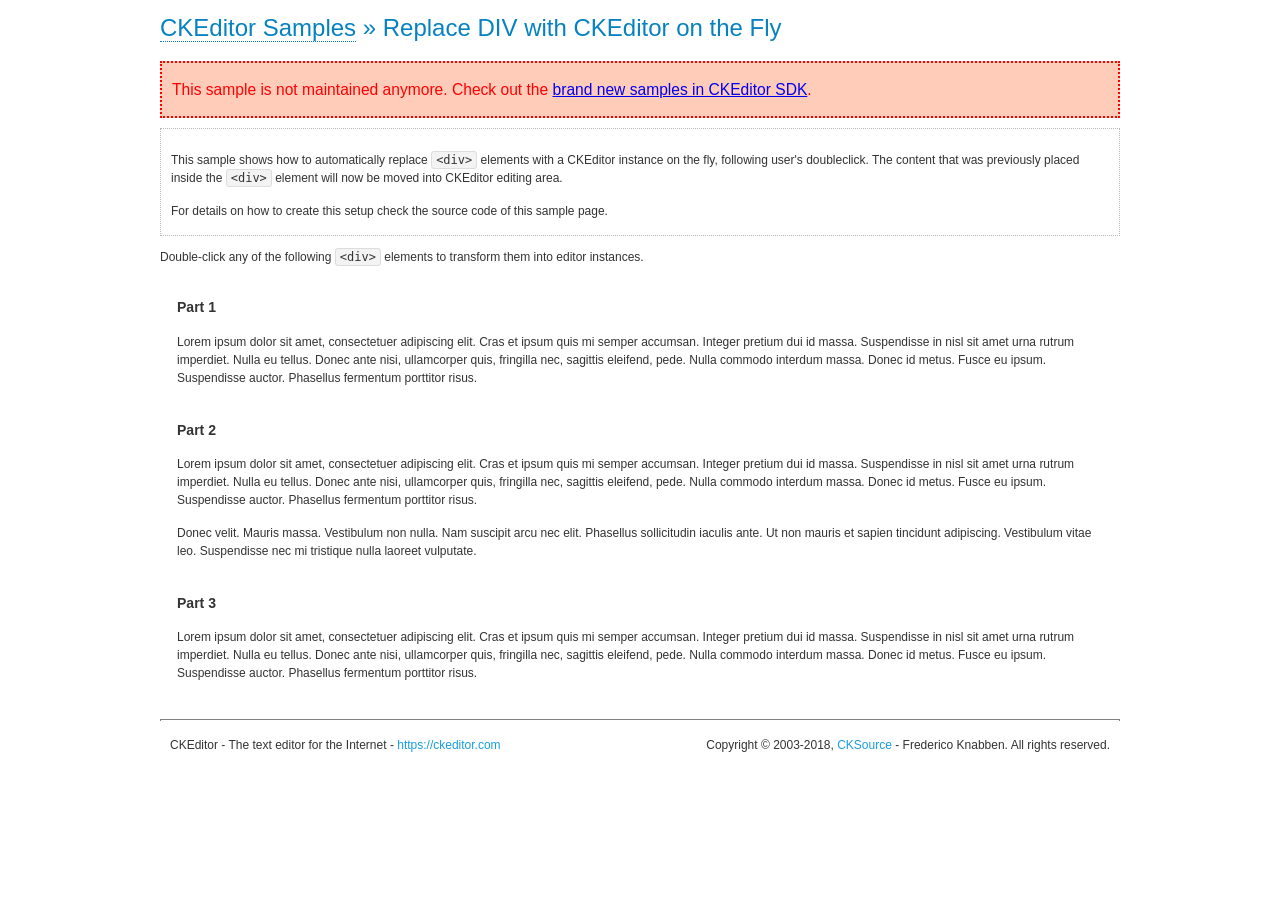
<file: bootstrap/plugins/ckeditor/samples/old/divreplace.html>
<!DOCTYPE html>
<!--
Copyright (c) 2003-2018, CKSource - Frederico Knabben. All rights reserved.
For licensing, see LICENSE.md or https://ckeditor.com/legal/ckeditor-oss-license
-->
<html>
<head>
	<meta charset="utf-8">
	<title>Replace DIV &mdash; CKEditor Sample</title>
	<script src="../../ckeditor.js"></script>
	<link href="sample.css" rel="stylesheet">
	<style>

		div.editable
		{
			border: solid 2px transparent;
			padding-left: 15px;
			padding-right: 15px;
		}

		div.editable:hover
		{
			border-color: black;
		}

	</style>
	<script>

		// Uncomment the following code to test the "Timeout Loading Method".
		// CKEDITOR.loadFullCoreTimeout = 5;

		window.onload = function() {
			// Listen to the double click event.
			if ( window.addEventListener )
				document.body.addEventListener( 'dblclick', onDoubleClick, false );
			else if ( window.attachEvent )
				document.body.attachEvent( 'ondblclick', onDoubleClick );

		};

		function onDoubleClick( ev ) {
			// Get the element which fired the event. This is not necessarily the
			// element to which the event has been attached.
			var element = ev.target || ev.srcElement;

			// Find out the div that holds this element.
			var name;

			do {
				element = element.parentNode;
			}
			while ( element && ( name = element.nodeName.toLowerCase() ) &&
				( name != 'div' || element.className.indexOf( 'editable' ) == -1 ) && name != 'body' );

			if ( name == 'div' && element.className.indexOf( 'editable' ) != -1 )
				replaceDiv( element );
		}

		var editor;

		function replaceDiv( div ) {
			if ( editor )
				editor.destroy();

			editor = CKEDITOR.replace( div );
		}

	</script>
</head>
<body>
	<h1 class="samples">
		<a href="index.html">CKEditor Samples</a> &raquo; Replace DIV with CKEditor on the Fly
	</h1>
	<div class="warning deprecated">
		This sample is not maintained anymore. Check out the <a href="https://sdk.ckeditor.com/">brand new samples in CKEditor SDK</a>.
	</div>
	<div class="description">
		<p>
			This sample shows how to automatically replace <code>&lt;div&gt;</code> elements
			with a CKEditor instance on the fly, following user's doubleclick. The content
			that was previously placed inside the <code>&lt;div&gt;</code> element will now
			be moved into CKEditor editing area.
		</p>
		<p>
			For details on how to create this setup check the source code of this sample page.
		</p>
	</div>
	<p>
		Double-click any of the following <code>&lt;div&gt;</code> elements to transform them into
		editor instances.
	</p>
	<div class="editable">
		<h3>
			Part 1
		</h3>
		<p>
			Lorem ipsum dolor sit amet, consectetuer adipiscing elit. Cras et ipsum quis mi
			semper accumsan. Integer pretium dui id massa. Suspendisse in nisl sit amet urna
			rutrum imperdiet. Nulla eu tellus. Donec ante nisi, ullamcorper quis, fringilla
			nec, sagittis eleifend, pede. Nulla commodo interdum massa. Donec id metus. Fusce
			eu ipsum. Suspendisse auctor. Phasellus fermentum porttitor risus.
		</p>
	</div>
	<div class="editable">
		<h3>
			Part 2
		</h3>
		<p>
			Lorem ipsum dolor sit amet, consectetuer adipiscing elit. Cras et ipsum quis mi
			semper accumsan. Integer pretium dui id massa. Suspendisse in nisl sit amet urna
			rutrum imperdiet. Nulla eu tellus. Donec ante nisi, ullamcorper quis, fringilla
			nec, sagittis eleifend, pede. Nulla commodo interdum massa. Donec id metus. Fusce
			eu ipsum. Suspendisse auctor. Phasellus fermentum porttitor risus.
		</p>
		<p>
			Donec velit. Mauris massa. Vestibulum non nulla. Nam suscipit arcu nec elit. Phasellus
			sollicitudin iaculis ante. Ut non mauris et sapien tincidunt adipiscing. Vestibulum
			vitae leo. Suspendisse nec mi tristique nulla laoreet vulputate.
		</p>
	</div>
	<div class="editable">
		<h3>
			Part 3
		</h3>
		<p>
			Lorem ipsum dolor sit amet, consectetuer adipiscing elit. Cras et ipsum quis mi
			semper accumsan. Integer pretium dui id massa. Suspendisse in nisl sit amet urna
			rutrum imperdiet. Nulla eu tellus. Donec ante nisi, ullamcorper quis, fringilla
			nec, sagittis eleifend, pede. Nulla commodo interdum massa. Donec id metus. Fusce
			eu ipsum. Suspendisse auctor. Phasellus fermentum porttitor risus.
		</p>
	</div>
	<div id="footer">
		<hr>
		<p>
			CKEditor - The text editor for the Internet - <a class="samples" href="https://ckeditor.com/">https://ckeditor.com</a>
		</p>
		<p id="copy">
			Copyright &copy; 2003-2018, <a class="samples" href="https://cksource.com/">CKSource</a> - Frederico
			Knabben. All rights reserved.
		</p>
	</div>
</body>
</html>
</file>
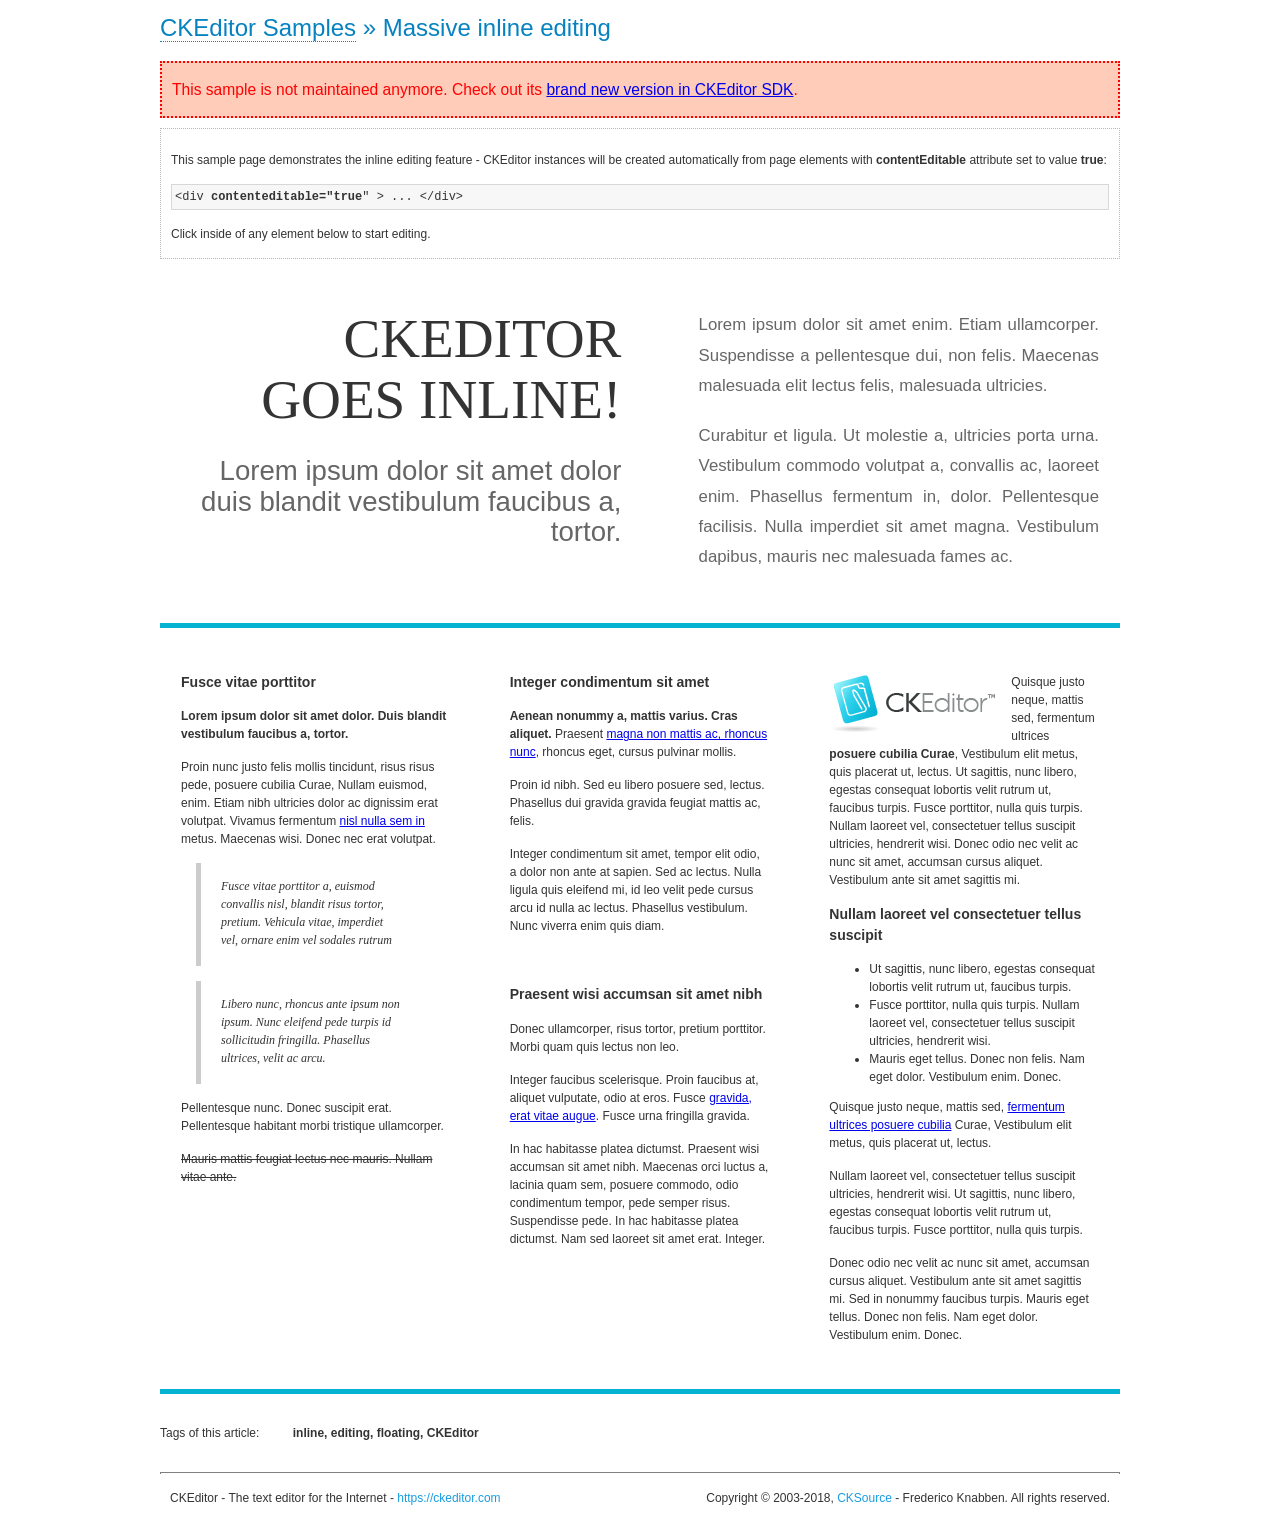
<file: bootstrap/plugins/ckeditor/samples/old/inlineall.html>
<!DOCTYPE html>
<!--
Copyright (c) 2003-2018, CKSource - Frederico Knabben. All rights reserved.
For licensing, see LICENSE.md or https://ckeditor.com/legal/ckeditor-oss-license
-->
<html>
<head>
	<meta charset="utf-8">
	<title>Massive inline editing &mdash; CKEditor Sample</title>
	<script src="../../ckeditor.js"></script>
	<script>

		// This code is generally not necessary, but it is here to demonstrate
		// how to customize specific editor instances on the fly. This fits well
		// this demo because we have editable elements (like headers) that
		// require less features.

		// The "instanceCreated" event is fired for every editor instance created.
		CKEDITOR.on( 'instanceCreated', function( event ) {
			var editor = event.editor,
				element = editor.element;

			// Customize editors for headers and tag list.
			// These editors don't need features like smileys, templates, iframes etc.
			if ( element.is( 'h1', 'h2', 'h3' ) || element.getAttribute( 'id' ) == 'taglist' ) {
				// Customize the editor configurations on "configLoaded" event,
				// which is fired after the configuration file loading and
				// execution. This makes it possible to change the
				// configurations before the editor initialization takes place.
				editor.on( 'configLoaded', function() {

					// Remove unnecessary plugins to make the editor simpler.
					editor.config.removePlugins = 'colorbutton,find,flash,font,' +
						'forms,iframe,image,newpage,removeformat,' +
						'smiley,specialchar,stylescombo,templates';

					// Rearrange the layout of the toolbar.
					editor.config.toolbarGroups = [
						{ name: 'editing',		groups: [ 'basicstyles', 'links' ] },
						{ name: 'undo' },
						{ name: 'clipboard',	groups: [ 'selection', 'clipboard' ] },
						{ name: 'about' }
					];
				});
			}
		});

	</script>
	<link href="sample.css" rel="stylesheet">
	<style>

		/* The following styles are just to make the page look nice. */

		/* Workaround to show Arial Black in Firefox. */
		@font-face
		{
			font-family: 'arial-black';
			src: local('Arial Black');
		}

		*[contenteditable="true"]
		{
			padding: 10px;
		}

		#container
		{
			width: 960px;
			margin: 30px auto 0;
		}

		#header
		{
			overflow: hidden;
			padding: 0 0 30px;
			border-bottom: 5px solid #05B2D2;
			position: relative;
		}

		#headerLeft,
		#headerRight
		{
			width: 49%;
			overflow: hidden;
		}

		#headerLeft
		{
			float: left;
			padding: 10px 1px 1px;
		}

		#headerLeft h2,
		#headerLeft h3
		{
			text-align: right;
			margin: 0;
			overflow: hidden;
			font-weight: normal;
		}

		#headerLeft h2
		{
			font-family: "Arial Black",arial-black;
			font-size: 4.6em;
			line-height: 1.1;
			text-transform: uppercase;
		}

		#headerLeft h3
		{
			font-size: 2.3em;
			line-height: 1.1;
			margin: .2em 0 0;
			color: #666;
		}

		#headerRight
		{
			float: right;
			padding: 1px;
		}

		#headerRight p
		{
			line-height: 1.8;
			text-align: justify;
			margin: 0;
		}

		#headerRight p + p
		{
			margin-top: 20px;
		}

		#headerRight > div
		{
			padding: 20px;
			margin: 0 0 0 30px;
			font-size: 1.4em;
			color: #666;
		}

		#columns
		{
			color: #333;
			overflow: hidden;
			padding: 20px 0;
		}

		#columns > div
		{
			float: left;
			width: 33.3%;
		}

		#columns #column1 > div
		{
			margin-left: 1px;
		}

		#columns #column3 > div
		{
			margin-right: 1px;
		}

		#columns > div > div
		{
			margin: 0px 10px;
			padding: 10px 20px;
		}

		#columns blockquote
		{
			margin-left: 15px;
		}

		#tagLine
		{
			border-top: 5px solid #05B2D2;
			padding-top: 20px;
		}

		#taglist {
			display: inline-block;
			margin-left: 20px;
			font-weight: bold;
			margin: 0 0 0 20px;
		}

	</style>
</head>
<body>
<div>
	<h1 class="samples"><a href="index.html">CKEditor Samples</a> &raquo; Massive inline editing</h1>
	<div class="warning deprecated">
		This sample is not maintained anymore. Check out its <a href="https://sdk.ckeditor.com/samples/inline.html">brand new version in CKEditor SDK</a>.
	</div>
	<div class="description">
		<p>This sample page demonstrates the inline editing feature - CKEditor instances will be created automatically from page elements with <strong>contentEditable</strong> attribute set to value <strong>true</strong>:</p>
		<pre class="samples">&lt;div <strong>contenteditable="true</strong>" &gt; ... &lt;/div&gt;</pre>
		<p>Click inside of any element below to start editing.</p>
	</div>
</div>
<div id="container">
	<div id="header">
		<div id="headerLeft">
			<h2 id="sampleTitle" contenteditable="true">
				CKEditor<br> Goes Inline!
			</h2>
			<h3 contenteditable="true">
				Lorem ipsum dolor sit amet dolor duis blandit vestibulum faucibus a, tortor.
			</h3>
		</div>
		<div id="headerRight">
			<div contenteditable="true">
				<p>
					Lorem ipsum dolor sit amet enim. Etiam ullamcorper. Suspendisse a pellentesque dui, non felis. Maecenas malesuada elit lectus felis, malesuada ultricies.
				</p>
				<p>
					Curabitur et ligula. Ut molestie a, ultricies porta urna. Vestibulum commodo volutpat a, convallis ac, laoreet enim. Phasellus fermentum in, dolor. Pellentesque facilisis. Nulla imperdiet sit amet magna. Vestibulum dapibus, mauris nec malesuada fames ac.
				</p>
			</div>
		</div>
	</div>
	<div id="columns">
		<div id="column1">
			<div contenteditable="true">
				<h3>
					Fusce vitae porttitor
				</h3>
				<p>
					<strong>
						Lorem ipsum dolor sit amet dolor. Duis blandit vestibulum faucibus a, tortor.
					</strong>
				</p>
				<p>
					Proin nunc justo felis mollis tincidunt, risus risus pede, posuere cubilia Curae, Nullam euismod, enim. Etiam nibh ultricies dolor ac dignissim erat volutpat. Vivamus fermentum <a href="https://ckeditor.com/">nisl nulla sem in</a> metus. Maecenas wisi. Donec nec erat volutpat.
				</p>
				<blockquote>
					<p>
						Fusce vitae porttitor a, euismod convallis nisl, blandit risus tortor, pretium.
						Vehicula vitae, imperdiet vel, ornare enim vel sodales rutrum
					</p>
				</blockquote>
				<blockquote>
					<p>
						Libero nunc, rhoncus ante ipsum non ipsum. Nunc eleifend pede turpis id sollicitudin fringilla. Phasellus ultrices, velit ac arcu.
					</p>
				</blockquote>
				<p>Pellentesque nunc. Donec suscipit erat. Pellentesque habitant morbi tristique ullamcorper.</p>
				<p><s>Mauris mattis feugiat lectus nec mauris. Nullam vitae ante.</s></p>
			</div>
		</div>
		<div id="column2">
			<div contenteditable="true">
				<h3>
					Integer condimentum sit amet
				</h3>
				<p>
					<strong>Aenean nonummy a, mattis varius. Cras aliquet.</strong>
					Praesent <a href="https://ckeditor.com/">magna non mattis ac, rhoncus nunc</a>, rhoncus eget, cursus pulvinar mollis.</p>
				<p>Proin id nibh. Sed eu libero posuere sed, lectus. Phasellus dui gravida gravida feugiat mattis ac, felis.</p>
				<p>Integer condimentum sit amet, tempor elit odio, a dolor non ante at sapien. Sed ac lectus. Nulla ligula quis eleifend mi, id leo velit pede cursus arcu id nulla ac lectus. Phasellus vestibulum. Nunc viverra enim quis diam.</p>
			</div>
			<div contenteditable="true">
				<h3>
					Praesent wisi accumsan sit amet nibh
				</h3>
				<p>Donec ullamcorper, risus tortor, pretium porttitor. Morbi quam quis lectus non leo.</p>
				<p style="margin-left: 40px; ">Integer faucibus scelerisque. Proin faucibus at, aliquet vulputate, odio at eros. Fusce <a href="https://ckeditor.com/">gravida, erat vitae augue</a>. Fusce urna fringilla gravida.</p>
				<p>In hac habitasse platea dictumst. Praesent wisi accumsan sit amet nibh. Maecenas orci luctus a, lacinia quam sem, posuere commodo, odio condimentum tempor, pede semper risus. Suspendisse pede. In hac habitasse platea dictumst. Nam sed laoreet sit amet erat. Integer.</p>
			</div>
		</div>
		<div id="column3">
			<div contenteditable="true">
				<p>
					<img src="assets/inlineall/logo.png" alt="CKEditor logo" style="float:left">
				</p>
				<p>Quisque justo neque, mattis sed, fermentum ultrices <strong>posuere cubilia Curae</strong>, Vestibulum elit metus, quis placerat ut, lectus. Ut sagittis, nunc libero, egestas consequat lobortis velit rutrum ut, faucibus turpis. Fusce porttitor, nulla quis turpis. Nullam laoreet vel, consectetuer tellus suscipit ultricies, hendrerit wisi. Donec odio nec velit ac nunc sit amet, accumsan cursus aliquet. Vestibulum ante sit amet sagittis mi.</p>
				<h3>
					Nullam laoreet vel consectetuer tellus suscipit
				</h3>
				<ul>
					<li>Ut sagittis, nunc libero, egestas consequat lobortis velit rutrum ut, faucibus turpis.</li>
					<li>Fusce porttitor, nulla quis turpis. Nullam laoreet vel, consectetuer tellus suscipit ultricies, hendrerit wisi.</li>
					<li>Mauris eget tellus. Donec non felis. Nam eget dolor. Vestibulum enim. Donec.</li>
				</ul>
				<p>Quisque justo neque, mattis sed, <a href="https://ckeditor.com/">fermentum ultrices posuere cubilia</a> Curae, Vestibulum elit metus, quis placerat ut, lectus.</p>
				<p>Nullam laoreet vel, consectetuer tellus suscipit ultricies, hendrerit wisi. Ut sagittis, nunc libero, egestas consequat lobortis velit rutrum ut, faucibus turpis. Fusce porttitor, nulla quis turpis.</p>
				<p>Donec odio nec velit ac nunc sit amet, accumsan cursus aliquet. Vestibulum ante sit amet sagittis mi. Sed in nonummy faucibus turpis. Mauris eget tellus. Donec non felis. Nam eget dolor. Vestibulum enim. Donec.</p>
			</div>
		</div>
	</div>
	<div id="tagLine">
		Tags of this article:
		<p id="taglist" contenteditable="true">
			inline, editing, floating, CKEditor
		</p>
	</div>
</div>
<div id="footer">
	<hr>
	<p>
		CKEditor - The text editor for the Internet - <a class="samples" href="https://ckeditor.com/">
			https://ckeditor.com</a>
	</p>
	<p id="copy">
		Copyright &copy; 2003-2018, <a class="samples" href="https://cksource.com/">CKSource</a>
		- Frederico Knabben. All rights reserved.
	</p>
</div>
</body>
</html>
</file>
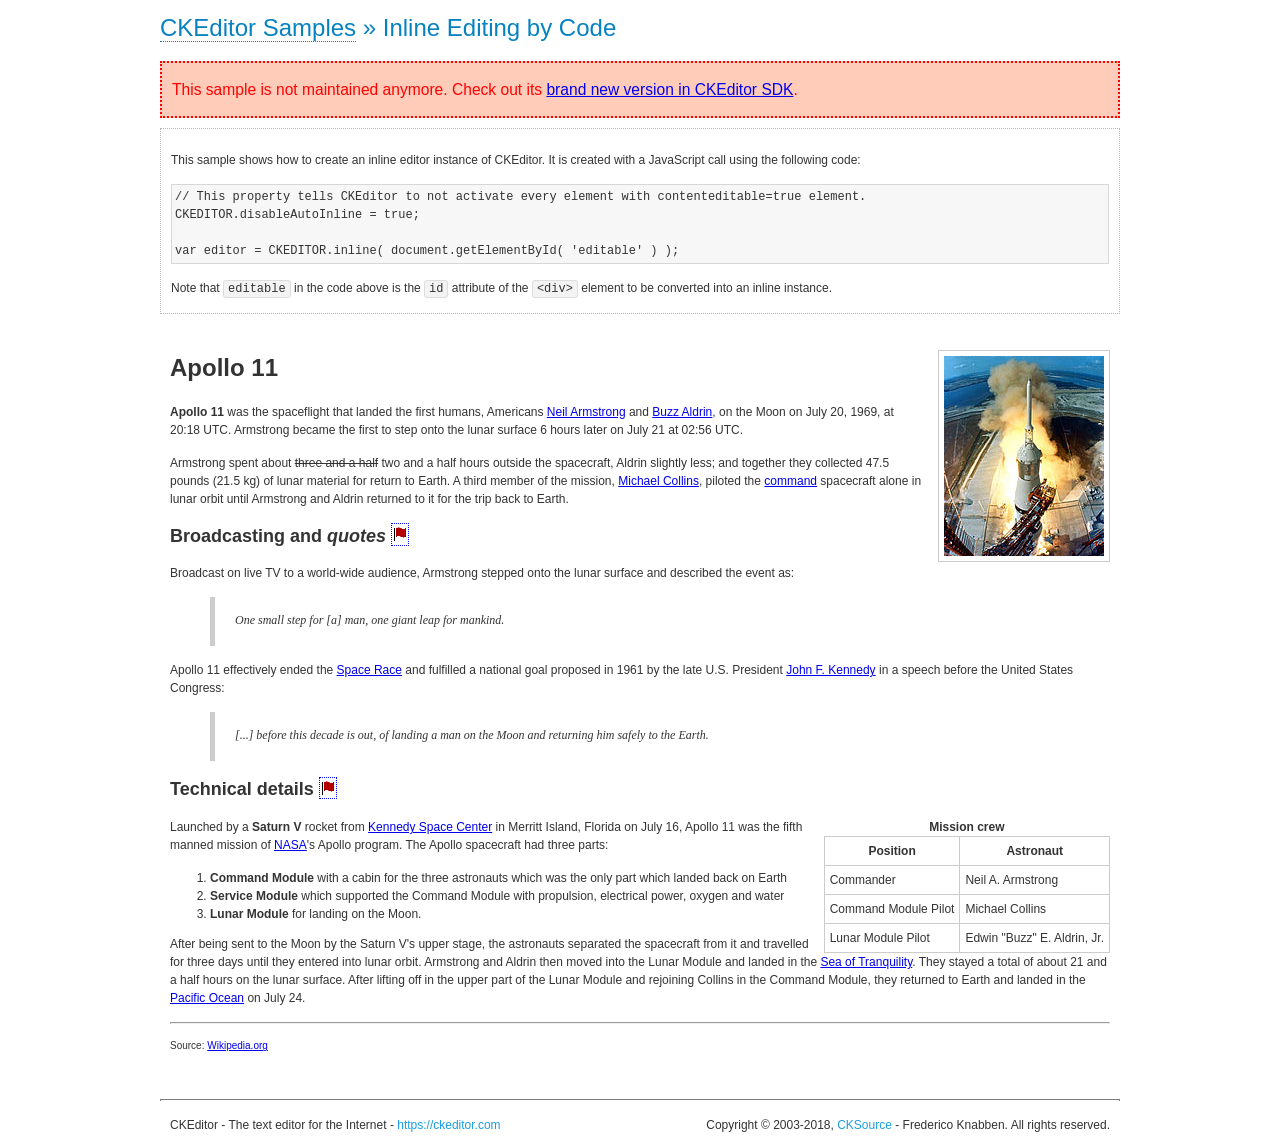
<file: bootstrap/plugins/ckeditor/samples/old/inlinebycode.html>
<!DOCTYPE html>
<!--
Copyright (c) 2003-2018, CKSource - Frederico Knabben. All rights reserved.
For licensing, see LICENSE.md or https://ckeditor.com/legal/ckeditor-oss-license
-->
<html>
<head>
	<meta charset="utf-8">
	<title>Inline Editing by Code &mdash; CKEditor Sample</title>
	<script src="../../ckeditor.js"></script>
	<link href="sample.css" rel="stylesheet">
	<style>

		#editable
		{
			padding: 10px;
			float: left;
		}

	</style>
</head>
<body>
	<h1 class="samples">
		<a href="index.html">CKEditor Samples</a> &raquo; Inline Editing by Code
	</h1>
	<div class="warning deprecated">
		This sample is not maintained anymore. Check out its <a href="https://sdk.ckeditor.com/samples/inline.html">brand new version in CKEditor SDK</a>.
	</div>
	<div class="description">
		<p>
			This sample shows how to create an inline editor instance of CKEditor. It is created
			with a JavaScript call using the following code:
		</p>
<pre class="samples">
// This property tells CKEditor to not activate every element with contenteditable=true element.
CKEDITOR.disableAutoInline = true;

var editor = CKEDITOR.inline( document.getElementById( 'editable' ) );
</pre>
		<p>
			Note that <code>editable</code> in the code above is the <code>id</code>
			attribute of the <code>&lt;div&gt;</code> element to be converted into an inline instance.
		</p>
	</div>
	<div id="editable" contenteditable="true">
		<h1><img alt="Saturn V carrying Apollo 11" class="right" src="assets/sample.jpg" /> Apollo 11</h1>

		<p><b>Apollo 11</b> was the spaceflight that landed the first humans, Americans <a href="http://en.wikipedia.org/wiki/Neil_Armstrong" title="Neil Armstrong">Neil Armstrong</a> and <a href="http://en.wikipedia.org/wiki/Buzz_Aldrin" title="Buzz Aldrin">Buzz Aldrin</a>, on the Moon on July 20, 1969, at 20:18 UTC. Armstrong became the first to step onto the lunar surface 6 hours later on July 21 at 02:56 UTC.</p>

		<p>Armstrong spent about <s>three and a half</s> two and a half hours outside the spacecraft, Aldrin slightly less; and together they collected 47.5 pounds (21.5&nbsp;kg) of lunar material for return to Earth. A third member of the mission, <a href="http://en.wikipedia.org/wiki/Michael_Collins_(astronaut)" title="Michael Collins (astronaut)">Michael Collins</a>, piloted the <a href="http://en.wikipedia.org/wiki/Apollo_Command/Service_Module" title="Apollo Command/Service Module">command</a> spacecraft alone in lunar orbit until Armstrong and Aldrin returned to it for the trip back to Earth.</p>

		<h2>Broadcasting and <em>quotes</em> <a id="quotes" name="quotes"></a></h2>

		<p>Broadcast on live TV to a world-wide audience, Armstrong stepped onto the lunar surface and described the event as:</p>

		<blockquote>
			<p>One small step for [a] man, one giant leap for mankind.</p>
		</blockquote>

		<p>Apollo 11 effectively ended the <a href="http://en.wikipedia.org/wiki/Space_Race" title="Space Race">Space Race</a> and fulfilled a national goal proposed in 1961 by the late U.S. President <a href="http://en.wikipedia.org/wiki/John_F._Kennedy" title="John F. Kennedy">John F. Kennedy</a> in a speech before the United States Congress:</p>

		<blockquote>
			<p>[...] before this decade is out, of landing a man on the Moon and returning him safely to the Earth.</p>
		</blockquote>

		<h2>Technical details <a id="tech-details" name="tech-details"></a></h2>

		<table align="right" border="1" bordercolor="#ccc" cellpadding="5" cellspacing="0" style="border-collapse:collapse;margin:10px 0 10px 15px;">
			<caption><strong>Mission crew</strong></caption>
			<thead>
			<tr>
				<th scope="col">Position</th>
				<th scope="col">Astronaut</th>
			</tr>
			</thead>
			<tbody>
			<tr>
				<td>Commander</td>
				<td>Neil A. Armstrong</td>
			</tr>
			<tr>
				<td>Command Module Pilot</td>
				<td>Michael Collins</td>
			</tr>
			<tr>
				<td>Lunar Module Pilot</td>
				<td>Edwin &quot;Buzz&quot; E. Aldrin, Jr.</td>
			</tr>
			</tbody>
		</table>

		<p>Launched by a <strong>Saturn V</strong> rocket from <a href="http://en.wikipedia.org/wiki/Kennedy_Space_Center" title="Kennedy Space Center">Kennedy Space Center</a> in Merritt Island, Florida on July 16, Apollo 11 was the fifth manned mission of <a href="http://en.wikipedia.org/wiki/NASA" title="NASA">NASA</a>&#39;s Apollo program. The Apollo spacecraft had three parts:</p>

		<ol>
			<li><strong>Command Module</strong> with a cabin for the three astronauts which was the only part which landed back on Earth</li>
			<li><strong>Service Module</strong> which supported the Command Module with propulsion, electrical power, oxygen and water</li>
			<li><strong>Lunar Module</strong> for landing on the Moon.</li>
		</ol>

		<p>After being sent to the Moon by the Saturn V&#39;s upper stage, the astronauts separated the spacecraft from it and travelled for three days until they entered into lunar orbit. Armstrong and Aldrin then moved into the Lunar Module and landed in the <a href="http://en.wikipedia.org/wiki/Mare_Tranquillitatis" title="Mare Tranquillitatis">Sea of Tranquility</a>. They stayed a total of about 21 and a half hours on the lunar surface. After lifting off in the upper part of the Lunar Module and rejoining Collins in the Command Module, they returned to Earth and landed in the <a href="http://en.wikipedia.org/wiki/Pacific_Ocean" title="Pacific Ocean">Pacific Ocean</a> on July 24.</p>

		<hr />
		<p style="text-align: right;"><small>Source: <a href="http://en.wikipedia.org/wiki/Apollo_11">Wikipedia.org</a></small></p>
	</div>

	<script>
		// We need to turn off the automatic editor creation first.
		CKEDITOR.disableAutoInline = true;

		var editor = CKEDITOR.inline( 'editable' );
	</script>
	<div id="footer">
		<hr>
		<p contenteditable="true">
			CKEditor - The text editor for the Internet - <a class="samples" href="https://ckeditor.com/">
				https://ckeditor.com</a>
		</p>
		<p id="copy">
			Copyright &copy; 2003-2018, <a class="samples" href="https://cksource.com/">CKSource</a>
			- Frederico Knabben. All rights reserved.
		</p>
	</div>
</body>
</html>
</file>
<file: bootstrap/plugins/ckeditor/samples/css/samples.css>
/**
 * @license Copyright (c) 2003-2018, CKSource - Frederico Knabben. All rights reserved.
 * For licensing, see LICENSE.md or https://ckeditor.com/legal/ckeditor-oss-license
 */
@media (max-width: 900px) {
  .global-is-mobile-hidden {
    display: none !important;
  }
}
article,
aside,
details,
figcaption,
figure,
footer,
header,
hgroup,
main,
menu,
nav,
section {
  display: block;
}
body,
html {
  margin: 0;
  padding: 0;
  font: 16px / 1.8 Arial, 'Helvetica Neue', Helvetica, sans-serif;
  font-weight: 300;
  color: #575757;
}
.grid-width-10 {
  width: 10%;
}
.grid-width-20 {
  width: 20%;
}
.grid-width-30 {
  width: 30%;
}
.grid-width-40 {
  width: 40%;
}
.grid-width-50 {
  width: 50%;
}
.grid-width-60 {
  width: 60%;
}
.grid-width-70 {
  width: 70%;
}
.grid-width-80 {
  width: 80%;
}
.grid-width-90 {
  width: 90%;
}
.grid-width-100 {
  width: 100%;
}
@media (max-width: 900px) {
  .grid-width-10,
  .grid-width-20,
  .grid-width-30,
  .grid-width-40,
  .grid-width-50,
  .grid-width-60,
  .grid-width-70,
  .grid-width-80,
  .grid-width-90,
  .grid-width-100 {
    width: 100%;
  }
}
*[class*="grid-width"] {
  -webkit-box-sizing: border-box;
  -moz-box-sizing: border-box;
  box-sizing: border-box;
  padding-left: 4%;
  padding-right: 4%;
  float: left;
}
*[class*="grid-width"]:after,
.grid-container:after,
*[class*="grid-width"]:before,
.grid-container:before {
  content: '';
  display: block;
  overflow: hidden;
  visibility: hidden;
  font-size: 0;
  line-height: 0;
  width: 0;
  height: 0;
}
*[class*="grid-width"]:after,
.grid-container:after {
  clear: both;
}
.grid-container {
  -webkit-box-sizing: border-box;
  -moz-box-sizing: border-box;
  box-sizing: border-box;
  margin-left: auto;
  margin-right: auto;
}
.grid-container-nested *[class*="grid-width"]:first-child {
  padding-left: 0;
}
.grid-container-nested *[class*="grid-width"]:last-child {
  padding-right: 0;
}
@media (max-width: 900px) {
  .grid-container-nested *[class*="grid-width"]:first-child {
    padding-left: 4%;
  }
  .grid-container-nested *[class*="grid-width"]:last-child {
    padding-right: 4%;
  }
}
.header-a {
  min-height: 140px;
  overflow: hidden;
}
.header-a .header-a-logo {
  margin: 40px 0 0;
}
@media (max-width: 900px) {
  .header-a .header-a-logo {
    text-align: center;
  }
}
.header-a .header-a-logo img {
  border: transparent;
}
.navigation-a {
  height: 30px;
  background: #3D3D3D;
  position: absolute;
  left: 0;
  right: 0;
  top: 0;
  padding: 0;
  overflow: hidden;
}
@media (max-width: 900px) {
  .navigation-a {
    text-align: center;
  }
}
.navigation-a ul {
  list-style: none;
  margin: 0;
  overflow: hidden;
}
.navigation-a ul li,
.navigation-a ul li a {
  display: inline-block;
}
@media (max-width: 900px) {
  .navigation-a ul {
    width: auto;
    text-overflow: ellipsis;
    white-space: nowrap;
    display: inline-block;
    float: none;
  }
  .navigation-a ul:before,
  .navigation-a ul:after {
    display: none;
  }
}
.navigation-a ul.navigation-a-left {
  text-align: left;
}
@media (max-width: 900px) {
  .navigation-a ul.navigation-a-left {
    padding-right: 0;
  }
}
.navigation-a ul.navigation-a-right {
  text-align: right;
}
@media (max-width: 900px) {
  .navigation-a ul.navigation-a-right {
    padding-left: 23px;
  }
}
.navigation-a ul li + li {
  margin-left: 23px;
}
.navigation-a ul li a {
  font-size: 10px;
  font-size: 0.625rem;
  line-height: 18px;
  line-height: 1.13rem;
  line-height: 30px;
  float: left;
  color: #ddd;
  font-weight: bold;
  text-decoration: none;
  text-transform: uppercase;
}
.navigation-a ul li a:hover {
  cursor: pointer;
  color: #fff;
}
.icon-navigation-a-github:before,
.icon-navigation-a-github:after {
  background-image: url("[data-uri]");
}
.navigation-b {
  text-align: right;
  margin: 52px 0 0;
  overflow: visible;
}
@media (max-width: 900px) {
  .navigation-b {
    text-align: center;
    margin-top: 20px;
    padding: 0;
  }
}
.navigation-b ul {
  padding: 0;
  list-style: none;
  margin: 0;
  overflow: visible;
}
.navigation-b ul li,
.navigation-b ul li a {
  display: inline-block;
}
@media (max-width: 900px) {
  .navigation-b ul {
    display: table;
    width: 100%;
    padding-bottom: 1.5em;
  }
}
@media (max-width: 900px) {
  .navigation-b ul li {
    display: table-row;
  }
}
.navigation-b ul li + li {
  margin-left: 20px;
}
@media (max-width: 900px) {
  .navigation-b ul li + li {
    margin-left: 0;
  }
}
.navigation-b ul li a {
  -webkit-box-sizing: border-box;
  -moz-box-sizing: border-box;
  box-sizing: border-box;
  text-transform: uppercase;
  text-decoration: none;
  outline: none;
}
@media (max-width: 900px) {
  .navigation-b ul li a {
    width: 100%;
    -webkit-border-radius: 0;
    -webkit-background-clip: padding-box;
    -moz-border-radius: 0;
    -moz-background-clip: padding;
    border-radius: 0;
    background-clip: padding-box;
  }
}
.footer-a {
  font-size: 13px;
  font-size: 0.8125rem;
  line-height: 23.4px;
  line-height: 1.46rem;
  padding-top: 2.25em;
  padding-bottom: 2.25em;
  overflow: hidden;
  color: #8a8a8a;
}
.footer-a a {
  color: #0287D0;
  text-decoration: none;
  border-bottom: 1px dotted #0287D0;
}
.footer-a a:hover {
  color: #0277b7;
}
.footer-a p {
  margin: 0;
  display: inline-block;
  text-align: center;
}
.content {
  font-size: 14px;
  font-size: 0.875rem;
  line-height: 25.2px;
  line-height: 1.57rem;
  overflow: hidden;
  padding-top: 1.5em;
  padding-bottom: 1.5em;
}
.content p {
  margin: 0.75em 0;
}
.content ul,
.content ol,
.content pre,
.content blockquote,
.content textarea:not([class^="cke"]),
.content .cke {
  margin: 1.875em 0;
}
.content code,
.content kbd {
  -webkit-border-radius: 3px;
  -webkit-background-clip: padding-box;
  -moz-border-radius: 3px;
  -moz-background-clip: padding;
  border-radius: 3px;
  background-clip: padding-box;
  padding: 3px 4px;
}
.content pre,
.content code,
.content kbd,
.content blockquote {
  background: #f5f5f5;
}
.content blockquote,
.content pre {
  background: none;
  border-left: 4px solid #0287D0;
  padding: 1.5em 2.25em;
}
.content p a,
.content ul a,
.content ol a,
.content blockquote a,
.content h1 a,
.content h2 a,
.content h3 a,
.content h4 a,
.content h5 a {
  color: #0287D0;
  text-decoration: none;
  border-bottom: 1px dotted #0287D0;
}
.content p a:hover,
.content ul a:hover,
.content ol a:hover,
.content blockquote a:hover,
.content h1 a:hover,
.content h2 a:hover,
.content h3 a:hover,
.content h4 a:hover,
.content h5 a:hover {
  color: #0277b7;
}
.content h1,
.content h2,
.content h3,
.content h4,
.content h5 {
  color: #000;
  font-weight: 100;
}
.content h1 code,
.content h2 code,
.content h3 code,
.content h4 code,
.content h5 code,
.content h1 kbd,
.content h2 kbd,
.content h3 kbd,
.content h4 kbd,
.content h5 kbd {
  font-size: inherit;
}
.content h1 a.content-heading-anchor,
.content h2 a.content-heading-anchor,
.content h3 a.content-heading-anchor,
.content h4 a.content-heading-anchor,
.content h5 a.content-heading-anchor {
  font-weight: 100;
  vertical-align: middle;
  opacity: 0;
  border: 0;
}
.content h1:hover a.content-heading-anchor,
.content h2:hover a.content-heading-anchor,
.content h3:hover a.content-heading-anchor,
.content h4:hover a.content-heading-anchor,
.content h5:hover a.content-heading-anchor {
  opacity: 1;
}
.content h1:target a,
.content h2:target a,
.content h3:target a,
.content h4:target a,
.content h5:target a {
  -webkit-animation: targetLinkOpacity 0.5s linear alternate;
  -moz-animation: targetLinkOpacity 0.5s linear alternate;
  -o-animation: targetLinkOpacity 0.5s linear alternate;
  animation: targetLinkOpacity 0.5s linear alternate;
  opacity: 1;
}
.content input,
.content select,
.content textarea:not([class^="cke"]) {
  -webkit-border-radius: 3px;
  -webkit-background-clip: padding-box;
  -moz-border-radius: 3px;
  -moz-background-clip: padding;
  border-radius: 3px;
  background-clip: padding-box;
  -webkit-box-shadow: inset 0 1px 1px rgba(0, 0, 0, 0.08);
  -moz-box-shadow: inset 0 1px 1px rgba(0, 0, 0, 0.08);
  box-shadow: inset 0 1px 1px rgba(0, 0, 0, 0.08);
  font: inherit;
  color: inherit;
  border: 1px solid #D9D9D9;
  padding: .2em .5em;
}
.content input:focus,
.content select:focus,
.content textarea:not([class^="cke"]):focus {
  border-color: #66afe9;
  outline: 0;
  -webkit-box-shadow: inset 0 1px 1px rgba(0, 0, 0, 0.08), 0 0 8px #93c6ef;
  -moz-box-shadow: inset 0 1px 1px rgba(0, 0, 0, 0.08), 0 0 8px #93c6ef;
  box-shadow: inset 0 1px 1px rgba(0, 0, 0, 0.08), 0 0 8px #93c6ef;
}
.content abbr {
  border-bottom: 1px dotted #666;
  cursor: pointer;
}
.content blockquote {
  font-style: italic;
  font-family: Georgia, Times, "Times New Roman", serif;
  font-size: 16px;
  font-size: 1rem;
  line-height: 28.8px;
  line-height: 1.8rem;
}
.content em {
  font-style: italic;
}
.content h1 {
  font-size: 36px;
  font-size: 2.25rem;
  line-height: 64.8px;
  line-height: 4.05rem;
  margin: 1.125em 0 0;
}
.content h2 {
  font-size: 27.2px;
  font-size: 1.7rem;
  line-height: 48.96px;
  line-height: 3.06rem;
  margin: 0.9em 0 0;
}
.content h3 {
  font-size: 24px;
  font-size: 1.5rem;
  line-height: 43.2px;
  line-height: 2.7rem;
  font-weight: 500;
  margin: 0.75em 0 0;
}
.content h4 {
  font-size: 19.2px;
  font-size: 1.2rem;
  line-height: 34.56px;
  line-height: 2.16rem;
  font-weight: 500;
  margin: 0.75em 0 0;
}
.content h5 {
  font-size: 17.6px;
  font-size: 1.1rem;
  line-height: 31.68px;
  line-height: 1.98rem;
  font-weight: 500;
  margin: 0.75em 0 0;
}
.content hr {
  border: 0;
  border-top: 4px solid #D9D9D9;
  margin: 1.5em 0;
}
.content input[type="text"] {
  height: 1.8em;
  line-height: 1.8em;
}
.content input[type="button"] {
  -webkit-appearance: button;
  -moz-appearance: button;
  appearance: button;
}
.content kbd {
  font-size: 12px;
  font-size: 0.75rem;
  line-height: 21.6px;
  line-height: 1.35rem;
  font-family: Arial, 'Helvetica Neue', Helvetica, sans-serif;
  padding: 2px 6px;
  -webkit-box-shadow: 0 0 4px #fff inset, 0 2px 0 #D9D9D9;
  -moz-box-shadow: 0 0 4px #fff inset, 0 2px 0 #D9D9D9;
  box-shadow: 0 0 4px #fff inset, 0 2px 0 #D9D9D9;
}
.content p img {
  vertical-align: middle;
}
.content p pre {
  padding: 1.5em;
}
.content pre {
  padding: 0;
  border: 0;
  tab-size: 4;
  -o-tab-size: 4;
  -moz-tab-size: 4;
}
.content pre,
.content code {
  font-size: 11.89px;
  font-size: 0.743rem;
  line-height: 21.4px;
  line-height: 1.34rem;
  font-family: Consolas, Menlo, Monaco, Lucida Console, Liberation Mono, DejaVu Sans Mono, Bitstream Vera Sans Mono, Courier New, monospace, serif;
}
.content pre a,
.content code a {
  border: 0;
}
.content pre code {
  padding: 0.75em;
  display: block;
}
.content strong {
  color: #000;
}
.content ul ul,
.content ol ul,
.content ul ol,
.content ol ol {
  margin: 0.75em 0;
}
.content ul li,
.content ol li {
  font-size: 14px;
  font-size: 0.875rem;
  line-height: 30.24px;
  line-height: 1.89rem;
}
.content textarea:not([class^="cke"]) {
  width: 100%;
}
.content div.todo {
  border: 2px dotted #444;
  padding: 10px;
  margin: 60px 0 10px 0;
  /* Remove me some day */
}
.content div.todo:before {
  content: "TODO";
  font-weight: bold;
}
body a.button-a,
body button.button-a,
body input.button-a {
  -webkit-border-radius: 3px;
  -webkit-background-clip: padding-box;
  -moz-border-radius: 3px;
  -moz-background-clip: padding;
  border-radius: 3px;
  background-clip: padding-box;
  font-size: 14px;
  font-size: 0.875rem;
  line-height: 25.2px;
  line-height: 1.57rem;
  height: 36px;
  line-height: 36px;
  padding: 0 1.1em;
  font-weight: 700;
  color: #3e3e3e;
  white-space: nowrap;
  text-decoration: none;
  display: inline-block;
  cursor: pointer;
  border: 0;
  vertical-align: middle;
  margin: 1px 0;
  background: transparent;
}
body a.button-a.icon-pos-left,
body button.button-a.icon-pos-left,
body input.button-a.icon-pos-left {
  padding-left: .8em;
}
body a.button-a.icon-pos-right,
body button.button-a.icon-pos-right,
body input.button-a.icon-pos-right {
  padding-right: .8em;
}
body a.button-a.button-a-no-text,
body button.button-a.button-a-no-text,
body input.button-a.button-a-no-text {
  -webkit-border-radius: 100px;
  -webkit-background-clip: padding-box;
  -moz-border-radius: 100px;
  -moz-background-clip: padding;
  border-radius: 100px;
  background-clip: padding-box;
  width: 36px;
  padding: 0;
  text-indent: -999px;
  overflow: hidden;
  position: relative;
  text-align: center;
}
body a.button-a.button-a-no-text:before,
body button.button-a.button-a-no-text:before,
body input.button-a.button-a-no-text:before {
  position: absolute;
  left: 50%;
  top: 50%;
  margin: -9px 0 0 -9px;
}
@media (max-width: 900px) {
  body a.button-a.button-a-mobile-collapsed,
  body button.button-a.button-a-mobile-collapsed,
  body input.button-a.button-a-mobile-collapsed {
    -webkit-border-radius: 100px;
    -webkit-background-clip: padding-box;
    -moz-border-radius: 100px;
    -moz-background-clip: padding;
    border-radius: 100px;
    background-clip: padding-box;
    width: 36px;
    padding: 0;
    text-indent: -999px;
    overflow: hidden;
    position: relative;
    text-align: center;
  }
  body a.button-a.button-a-mobile-collapsed:before,
  body button.button-a.button-a-mobile-collapsed:before,
  body input.button-a.button-a-mobile-collapsed:before {
    position: absolute;
    left: 50%;
    top: 50%;
    margin: -9px 0 0 -9px;
  }
  body a.button-a.button-a-mobile-collapsed:before,
  body button.button-a.button-a-mobile-collapsed:before,
  body input.button-a.button-a-mobile-collapsed:before {
    position: absolute;
    left: 50%;
    top: 50%;
    margin: -9px 0 0 -9px;
  }
}
body a.button-a:active,
body button.button-a:active,
body input.button-a:active,
body a.button-a:hover,
body button.button-a:hover,
body input.button-a:hover {
  color: #fff;
  background: #0277b7;
}
body a.button-a:focus,
body button.button-a:focus,
body input.button-a:focus {
  border-color: #66afe9;
  outline: 0;
  -webkit-box-shadow: inset 0 1px 1px rgba(0, 0, 0, 0.075), 0 0 8px #93c6ef;
  -moz-box-shadow: inset 0 1px 1px rgba(0, 0, 0, 0.075), 0 0 8px #93c6ef;
  box-shadow: inset 0 1px 1px rgba(0, 0, 0, 0.075), 0 0 8px #93c6ef;
}
body a.button-a-soft,
body button.button-a-soft,
body input.button-a-soft {
  background: #e7e7e7;
}
body a.button-a-soft:active,
body button.button-a-soft:active,
body input.button-a-soft:active,
body a.button-a-soft:hover,
body button.button-a-soft:hover,
body input.button-a-soft:hover {
  color: #3e3e3e;
  background: #cecece;
}
body a.button-a-background,
body button.button-a-background,
body input.button-a-background,
body a.navigation-b ul li a:hover,
body button.navigation-b ul li a:hover,
body input.navigation-b ul li a:hover {
  color: #fff;
  background: #0287D0;
}
body a.button-a-background:active,
body button.button-a-background:active,
body input.button-a-background:active,
body a.button-a-background:hover,
body button.button-a-background:hover,
body input.button-a-background:hover,
body a.navigation-b ul li a:hover:active,
body button.navigation-b ul li a:hover:active,
body input.navigation-b ul li a:hover:active,
body a.navigation-b ul li a:hover:hover,
body button.navigation-b ul li a:hover:hover,
body input.navigation-b ul li a:hover:hover {
  color: #fff;
  background: #0277b7;
}
.balloon-a {
  font-size: 12px;
  font-size: 0.75rem;
  line-height: 21.6px;
  line-height: 1.35rem;
  -webkit-border-radius: 3px;
  -webkit-background-clip: padding-box;
  -moz-border-radius: 3px;
  -moz-background-clip: padding;
  border-radius: 3px;
  background-clip: padding-box;
  border-bottom: 3px solid #d4d4d4;
  background: #ebebeb;
  display: inline-block;
  white-space: nowrap;
  padding: .4em 1.2em .2em;
  font-weight: 700;
  position: relative;
  z-index: 1000;
  text-transform: none;
  color: #575757;
}
.balloon-a:hover {
  color: #575757;
}
.balloon-a:before {
  content: '';
  width: 0;
  height: 0;
  border-style: solid;
  position: absolute;
}
.balloon-a-ne:before,
.balloon-a-nw:before {
  top: -13px;
  border-width: 0 9px 15.6px 9px;
  border-color: transparent transparent #ebebeb transparent;
}
.balloon-a-se:before,
.balloon-a-sw:before {
  bottom: -13px;
  border-width: 15.6px 9px 0 9px;
  border-color: #ebebeb transparent transparent transparent;
}
.balloon-a-nw:before,
.balloon-a-sw:before {
  left: 20px;
}
.balloon-a-ne:before,
.balloon-a-se:before {
  right: 20px;
}
.icon-pos-left:before,
.icon-pos-right:after {
  content: '';
  display: inline-block;
  width: 18px;
  height: 18px;
  vertical-align: middle;
  background-repeat: no-repeat;
}
.icon-pos-left:before {
  margin-right: 10px;
}
.icon-pos-right:after {
  margin-left: 10px;
}
.icon-download:before,
.icon-download:after {
  background-image: url("[data-uri]");
}
.icon-question-mark:before,
.icon-question-mark:after {
  background-image: url("[data-uri]");
}
.icon-close:before,
.icon-close:after {
  background-image: url("[data-uri]");
}
.ie8 .switch > * {
  vertical-align: middle;
}
.ie8 .switch input[type="radio"] {
  margin: 0 0.25em;
  display: inline-block;
}
.ie8 .switch label {
  margin-left: 0 !important;
  margin-right: 0 !important;
}
.ie8 .switch label[data-for="1"] {
  float: left;
}
.ie8 .switch label[data-for="2"] {
  float: right;
}
.ie8 .switch .switch-inner {
  display: none;
}
.switch {
  font-size: 14px;
  font-size: 0.875rem;
  line-height: 25.2px;
  line-height: 1.57rem;
  font-weight: bold;
  background-color: #0287D0;
  overflow: hidden;
  display: inline-block;
  padding: 0.75em 0.25em;
  color: #fff;
  -webkit-border-radius: 3px;
  -webkit-background-clip: padding-box;
  -moz-border-radius: 3px;
  -moz-background-clip: padding;
  border-radius: 3px;
  background-clip: padding-box;
  position: relative;
}
.switch input[type="radio"] {
  display: none;
}
.switch label {
  position: relative;
  z-index: 2;
  float: left;
  cursor: pointer;
  padding: 0 0.75em;
}
.switch label:hover {
  text-decoration: underline;
}
.switch .switch-inner {
  float: left;
  background-color: #FFF;
  height: 1.5em;
  width: 4.125em;
  padding: 2px;
  margin: 0 0.25em;
  -webkit-border-radius: 5.5px;
  -webkit-background-clip: padding-box;
  -moz-border-radius: 5.5px;
  -moz-background-clip: padding;
  border-radius: 5.5px;
  background-clip: padding-box;
}
.switch .switch-inner .handler {
  overflow: hidden;
  position: relative;
  display: block;
  height: 1.5em;
  width: 1.5em;
  background: #027dc1;
  -webkit-border-radius: 4.5px;
  -webkit-background-clip: padding-box;
  -moz-border-radius: 4.5px;
  -moz-background-clip: padding;
  border-radius: 4.5px;
  background-clip: padding-box;
}
.switch .switch-inner .handler:before {
  content: '';
  display: block;
  position: absolute;
  top: 0;
  right: 0;
  bottom: 3px;
  left: 0;
  background-color: #0291df;
  -webkit-border-bottom-left-radius: 4.5px;
  -moz-border-radius-bottomleft: 4.5px;
  border-bottom-left-radius: 4.5px;
  -webkit-border-bottom-right-radius: 4.5px;
  -webkit-background-clip: padding-box;
  -moz-border-radius-bottomright: 4.5px;
  -moz-background-clip: padding;
  border-bottom-right-radius: 4.5px;
  background-clip: padding-box;
}
.switch:hover .switch-inner .handler:before {
  background: #029ef3;
}
.switch input[data-num="2"]:checked ~ .switch-inner > .handler {
  margin-left: auto;
}
.switch input[data-num="2"]:checked ~ label[data-for="1"] {
  padding-right: 5.125em;
  margin-right: -4.375em;
}
.switch input[data-num="1"]:checked ~ label[data-for="2"] {
  padding-left: 5.125em;
  margin-left: -4.375em;
}
.toggler {
  -webkit-user-select: none;
  -moz-user-select: none;
  -ms-user-select: none;
  user-select: none;
}
.toggler label {
  cursor: pointer;
}
.toggler [data-collapse] {
  display: inherit;
}
.toggler [data-expand] {
  display: none;
}
.toggler.collapsed [data-collapse] {
  display: none;
}
.toggler.collapsed [data-expand] {
  display: inherit;
}
.toggler-container {
  overflow: hidden;
}
.toggler-container.collapsed {
  height: 0;
}
.icon-toggler-expanded:before,
.icon-toggler-collapsed:before,
.icon-toggler-expanded:after,
.icon-toggler-collapsed:after {
  background-image: url("[data-uri]");
}
.icon-toggler-expanded.icon-light:before,
.icon-toggler-collapsed.icon-light:before,
.icon-toggler-expanded.icon-light:after,
.icon-toggler-collapsed.icon-light:after {
  background-image: url("[data-uri]");
}
.icon-toggler-expanded:before,
.icon-toggler-expanded:after {
  background-position: top left;
}
.icon-toggler-collapsed:before,
.icon-toggler-collapsed:after {
  background-position: bottom left;
}
.modal {
  padding: 20px;
  border-radius: 3px;
  background-color: white;
  max-width: 700px;
  -webkit-box-sizing: border-box;
  -moz-box-sizing: border-box;
  box-sizing: border-box;
  width: 80% !important;
  top: 50% !important;
  -webkit-transform: translate(-50%, -50%) !important;
  -moz-transform: translate(-50%, -50%) !important;
  -ms-transform: translate(-50%, -50%) !important;
  -o-transform: translate(-50%, -50%) !important;
  transform: translate(-50%, -50%) !important;
}
.modal-close {
  -webkit-border-radius: 100px;
  -webkit-background-clip: padding-box;
  -moz-border-radius: 100px;
  -moz-background-clip: padding;
  border-radius: 100px;
  background-clip: padding-box;
  cursor: pointer;
  height: 18px;
  width: 18px;
  position: absolute;
  top: 10px;
  right: 10px;
  font-size: 17px;
  text-align: center;
  line-height: 19px;
  background: #cccccc;
}
main .grid-container,
header .grid-container,
.navigation-a > div,
footer > div {
  max-width: 968px;
}
.header-a {
  margin-top: 30px;
}
.footer-a {
  border-top: 1px solid #D9D9D9;
}
.adjoined-top {
  background-color: #0287D0;
  color: #fff;
}
.adjoined-top .content h1,
.adjoined-top .content h2,
.adjoined-top .content h3,
.adjoined-top .content h4,
.adjoined-top .content h5 {
  color: #fff;
}
.adjoined-top .content p {
  font-size: 18px;
  font-size: 1.125rem;
  line-height: 32.4px;
  line-height: 2.02rem;
  font-weight: 100;
}
.adjoined-top .content p a {
  text-decoration: none;
  border-bottom: 1px dotted #fff;
  color: inherit;
}
.adjoined-top .content p a:hover {
  color: #e6e6e6;
}
.adjoined-top .content button {
  color: #fff;
}
.adjoined-top .content strong {
  color: #fff;
}
.adjoined-top .content code {
  font-size: inherit;
  color: #0287D0;
}
.adjoined-bottom {
  position: relative;
}
.adjoined-bottom:before {
  z-index: -1;
  content: '';
  background: #0287D0;
  position: absolute;
  top: 0;
  left: 0;
  right: 0;
  height: 50%;
}
main .grid-container,
header .grid-container,
.navigation-a > div,
footer > div {
  max-width: 1052px;
}
main .grid-container.freed-width {
  max-width: none;
}
.switch {
  background: #027dc1;
  float: right;
  overflow: visible;
}
.switch .balloon-a {
  position: absolute;
  top: -40px;
  right: 50%;
  margin-right: -15px;
  background: #FFEFC1;
  border-bottom-color: #DCDCA4;
}
.switch .balloon-a:before {
  border-color: #FFEFC1 transparent transparent transparent;
}
#toolbar .editors-container {
  overflow: hidden;
  height: 0;
  transition: height 200ms;
}
#toolbar .editors-container.active {
  height: auto;
}
#main #editor {
  background: #FFF;
  padding: 2% 4%;
  border: dashed 5px #0287D0;
}
#main .adjoined-top:before {
  height: 335px;
}
#toolbar .adjoined-top:before {
  height: 219px;
}
#toolbar .adjoined-top .grid-container-nested {
  height: 147px;
}
.content .grid-switch-magic {
  margin: 3.5em 0 0;
}
#info-box {
  padding-bottom: 0;
}
#info-box > div {
  width: 100%;
  text-align: right;
}
#info-box > div .toggler {
  padding-right: 0;
}
#info-box > div .toggler:hover {
  background: transparent;
  color: #000;
}
#info-box > div .toggler:hover > label {
  text-decoration: underline;
}
#info-box > div h2 {
  float: left;
  margin-top: 0;
}
#info-box > div#instructions-container {
  text-align: left;
}
#toolbarModifierWrapper {
  overflow: hidden;
  height: 0;
  opacity: 0;
  transition: height 200ms;
}
#toolbarModifierWrapper.active {
  height: auto;
  opacity: 1;
}
header {
  overflow: visible;
}
header div.grid-container {
  overflow: visible;
}
header .navigation-b {
  overflow: visible;
}
header .navigation-b ul {
  overflow: visible;
}
header .navigation-b a {
  position: relative;
}
header .balloon-a {
  position: absolute;
  top: 48px;
  left: 50%;
  margin-left: -35px;
}
@media (max-width: 1140px) {
  header .balloon-a {
    left: auto;
    margin-left: auto;
    right: 50%;
    margin-right: -35px;
  }
  header .balloon-a:before {
    left: auto;
    right: 22px;
  }
}
@media (max-width: 900px) {
  header .balloon-a {
    display: none;
  }
}
header .header-a-logo img {
  width: 160px;
  height: 60px;
}

#toolbar .cke_toolbar {
  pointer-events: none;
  -webkit-user-select: none;
  -moz-user-select: none;
  -ms-user-select: none;
  user-select: none;
  cursor: default;
}
.some-toolbar-active .cke_toolbar {
  zoom: 1;
  filter: alpha(opacity=50);
  -webkit-opacity: 0.5;
  -moz-opacity: 0.5;
  opacity: 0.5;
}
.cke_toolbar.active {
  position: relative;
  zoom: 1;
  filter: alpha(opacity=100);
  -webkit-opacity: 1;
  -moz-opacity: 1;
  opacity: 1;
}
.cke_toolbar.active:after {
  content: '';
  display: block;
  position: absolute;
  top: 0;
  right: 6px;
  bottom: 5px;
  left: 0;
  -webkit-border-radius: 5px;
  -webkit-background-clip: padding-box;
  -moz-border-radius: 5px;
  -moz-background-clip: padding;
  border-radius: 5px;
  background-clip: padding-box;
  -webkit-box-shadow: 0px 0px 15px 3px #fff4b0;
  -moz-box-shadow: 0px 0px 15px 3px #fff4b0;
  box-shadow: 0px 0px 15px 3px #fff4b0;
}
.cke_toolbar.active .cke_toolgroup {
  -webkit-box-shadow: none;
  -moz-box-shadow: none;
  box-shadow: none;
  border-color: #e3c300;
}
.cke_toolbar.active .cke_combo,
.cke_toolbar.active .cke_toolgroup {
  position: relative;
  z-index: 2;
}
.cke_toolbar.active .cke_combo_button {
  -webkit-box-shadow: none;
  -moz-box-shadow: none;
  box-shadow: none;
}
.unselectable {
  -webkit-user-select: none;
  -moz-user-select: none;
  -ms-user-select: none;
  user-select: none;
}
.toolbar {
  padding: 5px 0;
  margin-bottom: 2.4em;
  overflow: hidden;
  background: #fff;
}
.toolbar button.button-a.cke_button {
  cursor: pointer;
  display: inline-block;
  padding: 4px 6px;
  outline: 0;
  border: 1px solid #a6a6a6;
}
.toolbar button.button-a.hidden {
  display: none;
}
.toolbar button.button-a.left {
  float: left;
  margin-right: 8px;
}
.toolbar button.button-a.right {
  float: right;
  margin-left: 8px;
}
.toolbar button.button-a .highlight {
  color: #ffefc1;
}
.configContainer.hidden,
.toolbarModifier.hidden,
.toolbarModifier-hints.hidden {
  display: none;
}
.toolbarModifier :focus,
.toolbar button:focus,
.configContainer textarea.configCode:focus {
  outline: none;
}
div.toolbarModifier {
  padding: 0;
  overflow: hidden;
  width: 100%;
  position: relative;
  display: table;
  border-collapse: collapse;
}
div.toolbarModifier ::-moz-focus-inner {
  border: 0;
}
div.toolbarModifier .empty {
  display: none;
}
div.toolbarModifier.empty-visible .empty {
  display: table-row;
  zoom: 1;
  filter: alpha(opacity=60);
  -webkit-opacity: 0.6;
  -moz-opacity: 0.6;
  opacity: 0.6;
}
div.toolbarModifier .empty > p {
  line-height: 31px;
}
div.toolbarModifier > ul {
  padding: 0;
  margin: 0;
  border-top: 1px solid #ccc;
  width: 100%;
}
div.toolbarModifier > ul[data-type="table-header"] {
  display: table-header-group;
}
div.toolbarModifier > ul[data-type="table-body"] {
  display: table-row-group;
}
div.toolbarModifier > ul p {
  padding: 0;
  margin: 0;
}
div.toolbarModifier > ul > li {
  display: table-row;
}
div.toolbarModifier > ul > li[data-type="header"] {
  font-weight: bold;
  user-select: none;
  cursor: default;
}
div.toolbarModifier > ul > li[data-type="group"],
div.toolbarModifier > ul > li[data-type="separator"] {
  border-bottom: 1px solid #ccc;
}
div.toolbarModifier > ul > li[data-type="subgroup"] {
  border-top: 1px solid #eee;
}
div.toolbarModifier > ul > li[data-type="subgroup"]:first-child {
  border-top: none;
}
div.toolbarModifier > ul > li[data-type="group"].active,
div.toolbarModifier > ul > li[data-type="group"]:hover,
div.toolbarModifier > ul > li[data-type="separator"].active,
div.toolbarModifier > ul > li[data-type="separator"]:hover {
  overflow: hidden;
  z-index: 2;
}
div.toolbarModifier > ul > li[data-type="group"].active,
div.toolbarModifier > ul > li[data-type="separator"].active,
div.toolbarModifier > ul > li[data-type="group"].active:hover,
div.toolbarModifier > ul > li[data-type="separator"].active:hover {
  background: #f0fafb;
}
div.toolbarModifier > ul > li[data-type="group"]:hover,
div.toolbarModifier > ul > li[data-type="separator"]:hover {
  background: #fffbe3;
}
div.toolbarModifier > ul > li[data-type="separator"] {
  background: #f5f5f5;
}
div.toolbarModifier > ul > li[data-type="separator"]:after {
  content: '';
  width: 100%;
}
div.toolbarModifier > ul > li[data-type="separator"] > p {
  padding: 2px 5px;
}
div.toolbarModifier > ul > li > p,
div.toolbarModifier > ul > li > ul {
  display: table-cell;
  vertical-align: middle;
}
div.toolbarModifier > ul > li p {
  padding-left: 5px;
  min-width: 200px;
}
div.toolbarModifier > ul > li p span {
  white-space: nowrap;
  cursor: default;
}
div.toolbarModifier > ul > li p span button {
  font-size: 12.666px;
  margin-right: 5px;
  cursor: pointer;
  background: #fff;
  -webkit-border-radius: 5px;
  -webkit-background-clip: padding-box;
  -moz-border-radius: 5px;
  -moz-background-clip: padding;
  border-radius: 5px;
  background-clip: padding-box;
  border: 1px solid #bbb;
  padding: 0 7px;
  line-height: 12px;
  height: 20px;
}
div.toolbarModifier > ul > li p span button:not(.disabled):hover,
div.toolbarModifier > ul > li p span button:not(.disabled):focus {
  color: #fff;
  background-color: #454545;
  border-color: transparent;
}
div.toolbarModifier > ul > li p span button.move.disabled {
  cursor: default;
  zoom: 1;
  filter: alpha(opacity=20);
  -webkit-opacity: 0.2;
  -moz-opacity: 0.2;
  opacity: 0.2;
}
div.toolbarModifier > ul > li ul {
  border-collapse: collapse;
  padding: 0;
  width: 100%;
}
div.toolbarModifier > ul > li ul li {
  display: table-row;
  list-style-type: none;
  line-height: 1;
}
div.toolbarModifier > ul > li ul li[data-type="subgroup"] {
  border-top: 1px solid #ddd;
}
div.toolbarModifier > ul > li ul li[data-type="subgroup"]:first-child {
  border-top: 0;
}
div.toolbarModifier > ul > li ul li[data-type="subgroup"] [data-type="button"] {
  -webkit-border-radius: 3px;
  -webkit-background-clip: padding-box;
  -moz-border-radius: 3px;
  -moz-background-clip: padding;
  border-radius: 3px;
  background-clip: padding-box;
  padding: 0 2px;
}
div.toolbarModifier > ul > li ul li[data-type="subgroup"] [data-type="button"]:focus {
  background: rgba(0, 0, 0, 0.04);
}
div.toolbarModifier > ul > li ul li[data-type="subgroup"] [data-type="button"] input {
  vertical-align: middle;
}
div.toolbarModifier > ul > li ul li > p,
div.toolbarModifier > ul > li ul li > ul {
  display: table-cell;
  vertical-align: middle;
}
div.toolbarModifier > ul > li ul li ul {
  padding: 0;
}
div.toolbarModifier > ul > li ul li ul li {
  padding: 0;
  display: inline-block;
  cursor: pointer;
  margin: 2px 5px 2px 0;
}
div.toolbarModifier > ul > li ul li ul li .cke_combo_text {
  cursor: pointer;
  white-space: nowrap;
}
div.toolbarModifier > ul > li ul li ul li .cke_toolgroup,
div.toolbarModifier > ul > li ul li ul li .cke_combo_button {
  cursor: pointer;
  margin: 0;
  vertical-align: middle;
  border: 1px solid #ddd;
  font-size: 11.41px;
  font-size: 0.713rem;
  line-height: 20.54px;
  line-height: 1.28rem;
}
div.toolbarModifier > .codemirror-wrapper {
  overflow-y: auto;
}
div.toolbarModifier-hints {
  float: right;
  width: 350px;
  min-width: 150px;
  overflow-y: auto;
  margin-left: 1.5em;
}
div.toolbarModifier-hints h3 {
  font-size: 18.08px;
  font-size: 1.13rem;
  line-height: 32.54px;
  line-height: 2.03rem;
  padding: 0.36em 1.5em;
  background: #f5f5f5;
  border-bottom: 1px solid #ddd;
  margin-top: 0;
  margin-bottom: 1.2em;
}
div.toolbarModifier-hints dl {
  margin-bottom: 1.2em;
  overflow: hidden;
}
div.toolbarModifier-hints dl .list-header {
  font-weight: bold;
  border: 0;
  padding-bottom: 0.6em;
}
div.toolbarModifier-hints dl > p {
  text-align: center;
}
div.toolbarModifier-hints dl dt {
  float: left;
  width: 9em;
  clear: both;
  text-align: right;
  border-top: 1px solid #ddd;
  padding-left: 1.5em;
  padding-right: .1em;
  -webkit-box-sizing: border-box;
  -moz-box-sizing: border-box;
  box-sizing: border-box;
}
div.toolbarModifier-hints dl dt code {
  background: none;
  border: none;
  vertical-align: middle;
}
div.toolbarModifier-hints dl dd {
  margin-left: 10em;
  clear: right;
  padding-right: 1.5em;
}
div.toolbarModifier-hints dl dd code {
  line-height: 2.2em;
}
div.toolbarModifier-hints dl dd:after {
  content: '\00a0';
  display: block;
  clear: left;
  float: right;
  height: 0;
  width: 0;
}
.toolbarModifier-hints,
.configContainer textarea.configCode,
.CodeMirror {
  -webkit-border-radius: 3px;
  -webkit-background-clip: padding-box;
  -moz-border-radius: 3px;
  -moz-background-clip: padding;
  border-radius: 3px;
  background-clip: padding-box;
  border: 1px solid #ccc;
  font-size: 13.01px;
  font-size: 0.813rem;
  line-height: 23.42px;
  line-height: 1.46rem;
}
.configContainer textarea.configCode,
.CodeMirror pre,
.CodeMirror-linenumber {
  font-size: 13.01px;
  font-size: 0.813rem;
  line-height: 23.42px;
  line-height: 1.46rem;
  font-family: Consolas, Menlo, Monaco, Lucida Console, Liberation Mono, DejaVu Sans Mono, Bitstream Vera Sans Mono, Courier New, monospace, serif;
}
.CodeMirror pre {
  border: none;
  padding: 0;
  margin: 0;
}
.configContainer textarea.configCode {
  -webkit-box-sizing: border-box;
  -moz-box-sizing: border-box;
  box-sizing: border-box;
  color: #575757;
  padding: 10px;
  width: 100%;
  min-height: 500px;
  margin: 0;
  resize: none;
  outline: none;
  -moz-tab-size: 4;
  tab-size: 4;
  white-space: pre;
  word-wrap: normal;
  overflow: auto;
}
.CodeMirror-hints.toolbar-modifier {
  padding: 0;
  color: #575757;
  font-size: 14px;
  font-size: 0.875rem;
  line-height: 25.2px;
  line-height: 1.57rem;
  font-family: Consolas, Menlo, Monaco, Lucida Console, Liberation Mono, DejaVu Sans Mono, Bitstream Vera Sans Mono, Courier New, monospace, serif;
}
.CodeMirror-hints.toolbar-modifier .CodeMirror-hint-active {
  color: #575757;
  background: #f0fafb;
}
.CodeMirror-hints.toolbar-modifier > li:hover {
  background: #fffbe3;
}
/* Text modifier */
#toolbarModifierWrapper {
  margin-bottom: 1.2em;
}
#toolbarModifierWrapper .invalid .CodeMirror {
  background: #fff8f8;
  border-color: red;
}
#toolbarModifierWrapper .CodeMirror {
  height: auto;
  padding: 0 0.6em;
}
.staticContainer {
  position: fixed;
  top: 0;
  width: 100%;
  z-index: 10;
}
.staticContainer > .grid-container {
  max-width: 1052px;
}
.staticContainer > .grid-container .inner {
  background: #fff;
}
.staticContainer > .grid-container .inner .toolbar {
  margin-bottom: 0;
}
#help {
  position: relative;
  top: -15px;
  left: -5px;
}
#help-content {
  display: none;
}
/*# sourceMappingURL=[data-uri] */
</file>
<file: bootstrap/plugins/ckeditor/samples/toolbarconfigurator/lib/codemirror/neo.css>
/* neo theme for codemirror */

/* Color scheme */

.cm-s-neo.CodeMirror {
  background-color:#ffffff;
  color:#2e383c;
  line-height:1.4375;
}
.cm-s-neo .cm-comment {color:#75787b}
.cm-s-neo .cm-keyword, .cm-s-neo .cm-property {color:#1d75b3}
.cm-s-neo .cm-atom,.cm-s-neo .cm-number {color:#75438a}
.cm-s-neo .cm-node,.cm-s-neo .cm-tag {color:#9c3328}
.cm-s-neo .cm-string {color:#b35e14}
.cm-s-neo .cm-variable,.cm-s-neo .cm-qualifier {color:#047d65}


/* Editor styling */

.cm-s-neo pre {
  padding:0;
}

.cm-s-neo .CodeMirror-gutters {
  border:none;
  border-right:10px solid transparent;
  background-color:transparent;
}

.cm-s-neo .CodeMirror-linenumber {
  padding:0;
  color:#e0e2e5;
}

.cm-s-neo .CodeMirror-guttermarker { color: #1d75b3; }
.cm-s-neo .CodeMirror-guttermarker-subtle { color: #e0e2e5; }
</file>
<file: bootstrap/plugins/ckeditor/samples/old/sample.css>
/*
Copyright (c) 2003-2018, CKSource - Frederico Knabben. All rights reserved.
For licensing, see LICENSE.md or https://ckeditor.com/legal/ckeditor-oss-license
*/

html, body, h1, h2, h3, h4, h5, h6, div, span, blockquote, p, address, form, fieldset, img, ul, ol, dl, dt, dd, li, hr, table, td, th, strong, em, sup, sub, dfn, ins, del, q, cite, var, samp, code, kbd, tt, pre
{
	line-height: 1.5;
}

body
{
	padding: 10px 30px;
}

input, textarea, select, option, optgroup, button, td, th
{
	font-size: 100%;
}

pre
{
	-moz-tab-size: 4;
	tab-size: 4;
}

pre, code, kbd, samp, tt
{
	font-family: monospace,monospace;
	font-size: 1em;
}

body {
	width: 960px;
	margin: 0 auto;
}

code
{
	background: #f3f3f3;
	border: 1px solid #ddd;
	padding: 1px 4px;
	border-radius: 3px;
}

abbr
{
	border-bottom: 1px dotted #555;
	cursor: pointer;
}

.new, .beta
{
	text-transform: uppercase;
	font-size: 10px;
	font-weight: bold;
	padding: 1px 4px;
	margin: 0 0 0 5px;
	color: #fff;
	float: right;
	border-radius: 3px;
}

.new
{
	background: #FF7E00;
	border: 1px solid #DA8028;
	text-shadow: 0 1px 0 #C97626;

	box-shadow: 0 2px 3px 0 #FFA54E inset;
}

.beta
{
	background: #18C0DF;
	border: 1px solid #19AAD8;
	text-shadow: 0 1px 0 #048CAD;
	font-style: italic;

	box-shadow: 0 2px 3px 0 #50D4FD inset;
}

h1.samples
{
	color: #0782C1;
	font-size: 200%;
	font-weight: normal;
	margin: 0;
	padding: 0;
}

h1.samples a
{
	color: #0782C1;
	text-decoration: none;
	border-bottom: 1px dotted #0782C1;
}

.samples a:hover
{
	border-bottom: 1px dotted #0782C1;
}

h2.samples
{
	color: #000000;
	font-size: 130%;
	margin: 15px 0 0 0;
	padding: 0;
}

p, blockquote, address, form, pre, dl, h1.samples, h2.samples
{
	margin-bottom: 15px;
}

ul.samples
{
	margin-bottom: 15px;
}

.clear
{
	clear: both;
}

fieldset
{
	margin: 0;
	padding: 10px;
}

body, input, textarea
{
	color: #333333;
	font-family: Arial, Helvetica, sans-serif;
}

body
{
	font-size: 75%;
}

a.samples
{
	color: #189DE1;
	text-decoration: none;
}

form
{
	margin: 0;
	padding: 0;
}

pre.samples
{
	background-color: #F7F7F7;
	border: 1px solid #D7D7D7;
	overflow: auto;
	padding: 0.25em;
	white-space: pre-wrap; /* CSS 2.1 */
	word-wrap: break-word; /* IE7 */
}

#footer
{
	clear: both;
	padding-top: 10px;
}

#footer hr
{
	margin: 10px 0 15px 0;
	height: 1px;
	border: solid 1px gray;
	border-bottom: none;
}

#footer p
{
	margin: 0 10px 10px 10px;
	float: left;
}

#footer #copy
{
	float: right;
}

#outputSample
{
	width: 100%;
	table-layout: fixed;
}

#outputSample thead th
{
	color: #dddddd;
	background-color: #999999;
	padding: 4px;
	white-space: nowrap;
}

#outputSample tbody th
{
	vertical-align: top;
	text-align: left;
}

#outputSample pre
{
	margin: 0;
	padding: 0;
}

.description
{
	border: 1px dotted #B7B7B7;
	margin-bottom: 10px;
	padding: 10px 10px 0;
	overflow: hidden;
}

label
{
	display: block;
	margin-bottom: 6px;
}

/**
 *	CKEditor editables are automatically set with the "cke_editable" class
 *	plus cke_editable_(inline|themed) depending on the editor type.
 */

/* Style a bit the inline editables. */
.cke_editable.cke_editable_inline
{
	cursor: pointer;
}

/* Once an editable element gets focused, the "cke_focus" class is
   added to it, so we can style it differently. */
.cke_editable.cke_editable_inline.cke_focus
{
	box-shadow: inset 0px 0px 20px 3px #ddd, inset 0 0 1px #000;
	outline: none;
	background: #eee;
	cursor: text;
}

/* Avoid pre-formatted overflows inline editable. */
.cke_editable_inline pre
{
	white-space: pre-wrap;
	word-wrap: break-word;
}

/**
 *	Samples index styles.
 */

.twoColumns,
.twoColumnsLeft,
.twoColumnsRight
{
	overflow: hidden;
}

.twoColumnsLeft,
.twoColumnsRight
{
	width: 45%;
}

.twoColumnsLeft
{
	float: left;
}

.twoColumnsRight
{
	float: right;
}

dl.samples
{
	padding: 0 0 0 40px;
}
dl.samples > dt
{
	display: list-item;
	list-style-type: disc;
	list-style-position: outside;
	margin: 0 0 3px;
}
dl.samples > dd
{
	margin: 0 0 3px;
}
.warning
{
	color: #ff0000;
	background-color: #FFCCBA;
	border: 2px dotted #ff0000;
	padding: 15px 10px;
	margin: 10px 0;
}

.warning.deprecated {
	font-size: 1.3em;
}

/* Used on inline samples */

blockquote
{
	font-style: italic;
	font-family: Georgia, Times, "Times New Roman", serif;
	padding: 2px 0;
	border-style: solid;
	border-color: #ccc;
	border-width: 0;
}

.cke_contents_ltr blockquote
{
	padding-left: 20px;
	padding-right: 8px;
	border-left-width: 5px;
}

.cke_contents_rtl blockquote
{
	padding-left: 8px;
	padding-right: 20px;
	border-right-width: 5px;
}

img.right {
	border: 1px solid #ccc;
	float: right;
	margin-left: 15px;
	padding: 5px;
}

img.left {
	border: 1px solid #ccc;
	float: left;
	margin-right: 15px;
	padding: 5px;
}

.marker
{
	background-color: Yellow;
}
</file>
<file: bootstrap/plugins/ckeditor/samples/toolbarconfigurator/lib/codemirror/codemirror.css>
/* BASICS */

.CodeMirror {
  /* Set height, width, borders, and global font properties here */
  font-family: monospace;
  height: 300px;
  color: black;
}

/* PADDING */

.CodeMirror-lines {
  padding: 4px 0; /* Vertical padding around content */
}
.CodeMirror pre {
  padding: 0 4px; /* Horizontal padding of content */
}

.CodeMirror-scrollbar-filler, .CodeMirror-gutter-filler {
  background-color: white; /* The little square between H and V scrollbars */
}

/* GUTTER */

.CodeMirror-gutters {
  border-right: 1px solid #ddd;
  background-color: #f7f7f7;
  white-space: nowrap;
}
.CodeMirror-linenumbers {}
.CodeMirror-linenumber {
  padding: 0 3px 0 5px;
  min-width: 20px;
  text-align: right;
  color: #999;
  white-space: nowrap;
}

.CodeMirror-guttermarker { color: black; }
.CodeMirror-guttermarker-subtle { color: #999; }

/* CURSOR */

.CodeMirror div.CodeMirror-cursor {
  border-left: 1px solid black;
}
/* Shown when moving in bi-directional text */
.CodeMirror div.CodeMirror-secondarycursor {
  border-left: 1px solid silver;
}
.CodeMirror.cm-fat-cursor div.CodeMirror-cursor {
  width: auto;
  border: 0;
  background: #7e7;
}
.CodeMirror.cm-fat-cursor div.CodeMirror-cursors {
  z-index: 1;
}

.cm-animate-fat-cursor {
  width: auto;
  border: 0;
  -webkit-animation: blink 1.06s steps(1) infinite;
  -moz-animation: blink 1.06s steps(1) infinite;
  animation: blink 1.06s steps(1) infinite;
}
@-moz-keyframes blink {
  0% { background: #7e7; }
  50% { background: none; }
  100% { background: #7e7; }
}
@-webkit-keyframes blink {
  0% { background: #7e7; }
  50% { background: none; }
  100% { background: #7e7; }
}
@keyframes blink {
  0% { background: #7e7; }
  50% { background: none; }
  100% { background: #7e7; }
}

/* Can style cursor different in overwrite (non-insert) mode */
div.CodeMirror-overwrite div.CodeMirror-cursor {}

.cm-tab { display: inline-block; text-decoration: inherit; }

.CodeMirror-ruler {
  border-left: 1px solid #ccc;
  position: absolute;
}

/* DEFAULT THEME */

.cm-s-default .cm-keyword {color: #708;}
.cm-s-default .cm-atom {color: #219;}
.cm-s-default .cm-number {color: #164;}
.cm-s-default .cm-def {color: #00f;}
.cm-s-default .cm-variable,
.cm-s-default .cm-punctuation,
.cm-s-default .cm-property,
.cm-s-default .cm-operator {}
.cm-s-default .cm-variable-2 {color: #05a;}
.cm-s-default .cm-variable-3 {color: #085;}
.cm-s-default .cm-comment {color: #a50;}
.cm-s-default .cm-string {color: #a11;}
.cm-s-default .cm-string-2 {color: #f50;}
.cm-s-default .cm-meta {color: #555;}
.cm-s-default .cm-qualifier {color: #555;}
.cm-s-default .cm-builtin {color: #30a;}
.cm-s-default .cm-bracket {color: #997;}
.cm-s-default .cm-tag {color: #170;}
.cm-s-default .cm-attribute {color: #00c;}
.cm-s-default .cm-header {color: blue;}
.cm-s-default .cm-quote {color: #090;}
.cm-s-default .cm-hr {color: #999;}
.cm-s-default .cm-link {color: #00c;}

.cm-negative {color: #d44;}
.cm-positive {color: #292;}
.cm-header, .cm-strong {font-weight: bold;}
.cm-em {font-style: italic;}
.cm-link {text-decoration: underline;}
.cm-strikethrough {text-decoration: line-through;}

.cm-s-default .cm-error {color: #f00;}
.cm-invalidchar {color: #f00;}

.CodeMirror-composing { border-bottom: 2px solid; }

/* Default styles for common addons */

div.CodeMirror span.CodeMirror-matchingbracket {color: #0f0;}
div.CodeMirror span.CodeMirror-nonmatchingbracket {color: #f22;}
.CodeMirror-matchingtag { background: rgba(255, 150, 0, .3); }
.CodeMirror-activeline-background {background: #e8f2ff;}

/* STOP */

/* The rest of this file contains styles related to the mechanics of
   the editor. You probably shouldn't touch them. */

.CodeMirror {
  position: relative;
  overflow: hidden;
  background: white;
}

.CodeMirror-scroll {
  overflow: scroll !important; /* Things will break if this is overridden */
  /* 30px is the magic margin used to hide the element's real scrollbars */
  /* See overflow: hidden in .CodeMirror */
  margin-bottom: -30px; margin-right: -30px;
  padding-bottom: 30px;
  height: 100%;
  outline: none; /* Prevent dragging from highlighting the element */
  position: relative;
}
.CodeMirror-sizer {
  position: relative;
  border-right: 30px solid transparent;
}

/* The fake, visible scrollbars. Used to force redraw during scrolling
   before actuall scrolling happens, thus preventing shaking and
   flickering artifacts. */
.CodeMirror-vscrollbar, .CodeMirror-hscrollbar, .CodeMirror-scrollbar-filler, .CodeMirror-gutter-filler {
  position: absolute;
  z-index: 6;
  display: none;
}
.CodeMirror-vscrollbar {
  right: 0; top: 0;
  overflow-x: hidden;
  overflow-y: scroll;
}
.CodeMirror-hscrollbar {
  bottom: 0; left: 0;
  overflow-y: hidden;
  overflow-x: scroll;
}
.CodeMirror-scrollbar-filler {
  right: 0; bottom: 0;
}
.CodeMirror-gutter-filler {
  left: 0; bottom: 0;
}

.CodeMirror-gutters {
  position: absolute; left: 0; top: 0;
  z-index: 3;
}
.CodeMirror-gutter {
  white-space: normal;
  height: 100%;
  display: inline-block;
  margin-bottom: -30px;
  /* Hack to make IE7 behave */
  *zoom:1;
  *display:inline;
}
.CodeMirror-gutter-wrapper {
  position: absolute;
  z-index: 4;
  height: 100%;
}
.CodeMirror-gutter-elt {
  position: absolute;
  cursor: default;
  z-index: 4;
}
.CodeMirror-gutter-wrapper {
  -webkit-user-select: none;
  -moz-user-select: none;
  user-select: none;
}

.CodeMirror-lines {
  cursor: text;
  min-height: 1px; /* prevents collapsing before first draw */
}
.CodeMirror pre {
  /* Reset some styles that the rest of the page might have set */
  -moz-border-radius: 0; -webkit-border-radius: 0; border-radius: 0;
  border-width: 0;
  background: transparent;
  font-family: inherit;
  font-size: inherit;
  margin: 0;
  white-space: pre;
  word-wrap: normal;
  line-height: inherit;
  color: inherit;
  z-index: 2;
  position: relative;
  overflow: visible;
  -webkit-tap-highlight-color: transparent;
}
.CodeMirror-wrap pre {
  word-wrap: break-word;
  white-space: pre-wrap;
  word-break: normal;
}

.CodeMirror-linebackground {
  position: absolute;
  left: 0; right: 0; top: 0; bottom: 0;
  z-index: 0;
}

.CodeMirror-linewidget {
  position: relative;
  z-index: 2;
  overflow: auto;
}

.CodeMirror-widget {}

.CodeMirror-code {
  outline: none;
}

/* Force content-box sizing for the elements where we expect it */
.CodeMirror-scroll,
.CodeMirror-sizer,
.CodeMirror-gutter,
.CodeMirror-gutters,
.CodeMirror-linenumber {
  -moz-box-sizing: content-box;
  box-sizing: content-box;
}

.CodeMirror-measure {
  position: absolute;
  width: 100%;
  height: 0;
  overflow: hidden;
  visibility: hidden;
}
.CodeMirror-measure pre { position: static; }

.CodeMirror div.CodeMirror-cursor {
  position: absolute;
  border-right: none;
  width: 0;
}

div.CodeMirror-cursors {
  visibility: hidden;
  position: relative;
  z-index: 3;
}
.CodeMirror-focused div.CodeMirror-cursors {
  visibility: visible;
}

.CodeMirror-selected { background: #d9d9d9; }
.CodeMirror-focused .CodeMirror-selected { background: #d7d4f0; }
.CodeMirror-crosshair { cursor: crosshair; }
.CodeMirror ::selection { background: #d7d4f0; }
.CodeMirror ::-moz-selection { background: #d7d4f0; }

.cm-searching {
  background: #ffa;
  background: rgba(255, 255, 0, .4);
}

/* IE7 hack to prevent it from returning funny offsetTops on the spans */
.CodeMirror span { *vertical-align: text-bottom; }

/* Used to force a border model for a node */
.cm-force-border { padding-right: .1px; }

@media print {
  /* Hide the cursor when printing */
  .CodeMirror div.CodeMirror-cursors {
    visibility: hidden;
  }
}

/* See issue #2901 */
.cm-tab-wrap-hack:after { content: ''; }

/* Help users use markselection to safely style text background */
span.CodeMirror-selectedtext { background: none; }
</file>
<file: bootstrap/plugins/ckeditor/samples/toolbarconfigurator/lib/codemirror/show-hint.css>
.CodeMirror-hints {
  position: absolute;
  z-index: 10;
  overflow: hidden;
  list-style: none;

  margin: 0;
  padding: 2px;

  -webkit-box-shadow: 2px 3px 5px rgba(0,0,0,.2);
  -moz-box-shadow: 2px 3px 5px rgba(0,0,0,.2);
  box-shadow: 2px 3px 5px rgba(0,0,0,.2);
  border-radius: 3px;
  border: 1px solid silver;

  background: white;
  font-size: 90%;
  font-family: monospace;

  max-height: 20em;
  overflow-y: auto;
}

.CodeMirror-hint {
  margin: 0;
  padding: 0 4px;
  border-radius: 2px;
  max-width: 19em;
  overflow: hidden;
  white-space: pre;
  color: black;
  cursor: pointer;
}

li.CodeMirror-hint-active {
  background: #08f;
  color: white;
}
</file>
<file: bootstrap/plugins/ckeditor/samples/toolbarconfigurator/css/fontello.css>
@font-face {
  font-family: 'fontello';
  src: url('../font/fontello.eot?89024372');
  src: url('../font/fontello.eot?89024372#iefix') format('embedded-opentype'),
       url('../font/fontello.woff?89024372') format('woff'),
       url('../font/fontello.ttf?89024372') format('truetype'),
       url('../font/fontello.svg?89024372#fontello') format('svg');
  font-weight: normal;
  font-style: normal;
}
/* Chrome hack: SVG is rendered more smooth in Windozze. 100% magic, uncomment if you need it. */
/* Note, that will break hinting! In other OS-es font will be not as sharp as it could be */
/*
@media screen and (-webkit-min-device-pixel-ratio:0) {
  @font-face {
    font-family: 'fontello';
    src: url('../font/fontello.svg?89024372#fontello') format('svg');
  }
}
*/

 [class^="icon-"]:before, [class*=" icon-"]:before {
  font-family: "fontello";
  font-style: normal;
  font-weight: normal;
  speak: none;

  display: inline-block;
  text-decoration: inherit;
  width: 1em;
  margin-right: .2em;
  text-align: center;
  /* opacity: .8; */

  /* For safety - reset parent styles, that can break glyph codes*/
  font-variant: normal;
  text-transform: none;

  /* fix buttons height, for twitter bootstrap */
  line-height: 1em;

  /* Animation center compensation - margins should be symmetric */
  /* remove if not needed */
  margin-left: .2em;

  /* you can be more comfortable with increased icons size */
  /* font-size: 120%; */

  /* Uncomment for 3D effect */
  /* text-shadow: 1px 1px 1px rgba(127, 127, 127, 0.3); */
}

.icon-trash:before { content: '\e802'; } /* '' */
.icon-down-big:before { content: '\e800'; } /* '' */
.icon-up-big:before { content: '\e801'; } /* '' */
</file>
<file: bootstrap/css/style.css>
body{
padding-top:50px;
background:#f5f5f5;
}

.navbar{
background:#0D47A1;
border:none;
}

.navbar-brand,
.navbar-nav>li>a{
color:white !important;
}

.hero{
background:#E3F2FD;
margin-bottom:0;
}

.carousel img{
height:500px;
object-fit:cover;
}

.thumbnail img{
height:220px;
width:100%;
object-fit:cover;
}

.thumbnail{
transition:.3s;
}

.thumbnail:hover{
transform:translateY(-8px);
box-shadow:0 10px 20px rgba(0,0,0,.2);
}

.panel{
transition:.3s;
}

.panel:hover{
transform:translateY(-5px);
}

.footer{
background:#0D47A1;
color:white;
padding:30px;
margin-top:40px;
}

.panel{
transition:.3s;
}

.panel:hover{
transform:translateY(-8px);
box-shadow:0 10px 20px rgba(0,0,0,.2);
}

.thumbnail{
transition:.3s;
}

.thumbnail:hover{
transform:scale(1.02);
box-shadow:0 10px 20px rgba(0,0,0,.2);
}

.table th{
text-align:center;
}

.table td{
vertical-align:middle;
}

.btn-block{
margin-top:10px;
}

.panel{
transition:.3s;
}

.panel:hover{
transform:translateY(-8px);
box-shadow:0 10px 20px rgba(0,0,0,.2);
}

.thumbnail{
transition:.3s;
}

.thumbnail:hover{
transform:scale(1.03);
box-shadow:0 10px 20px rgba(0,0,0,.2);
}

.thumbnail img{
height:220px;
width:100%;
object-fit:cover;
}

.progress{
height:25px;
}

.progress-bar{
line-height:25px;
font-weight:bold;
}

.img-thumbnail{
transition:.3s;
}

.img-thumbnail:hover{
transform:scale(1.02);
box-shadow:0 10px 20px rgba(0,0,0,.2);
}

form .form-control{
border-radius:0px;
}

form button{
border-radius:0px;
}

.panel{
transition:.3s;
}

.panel:hover{
transform:translateY(-5px);
box-shadow:0 10px 15px rgba(0,0,0,.2);
}
</file>
